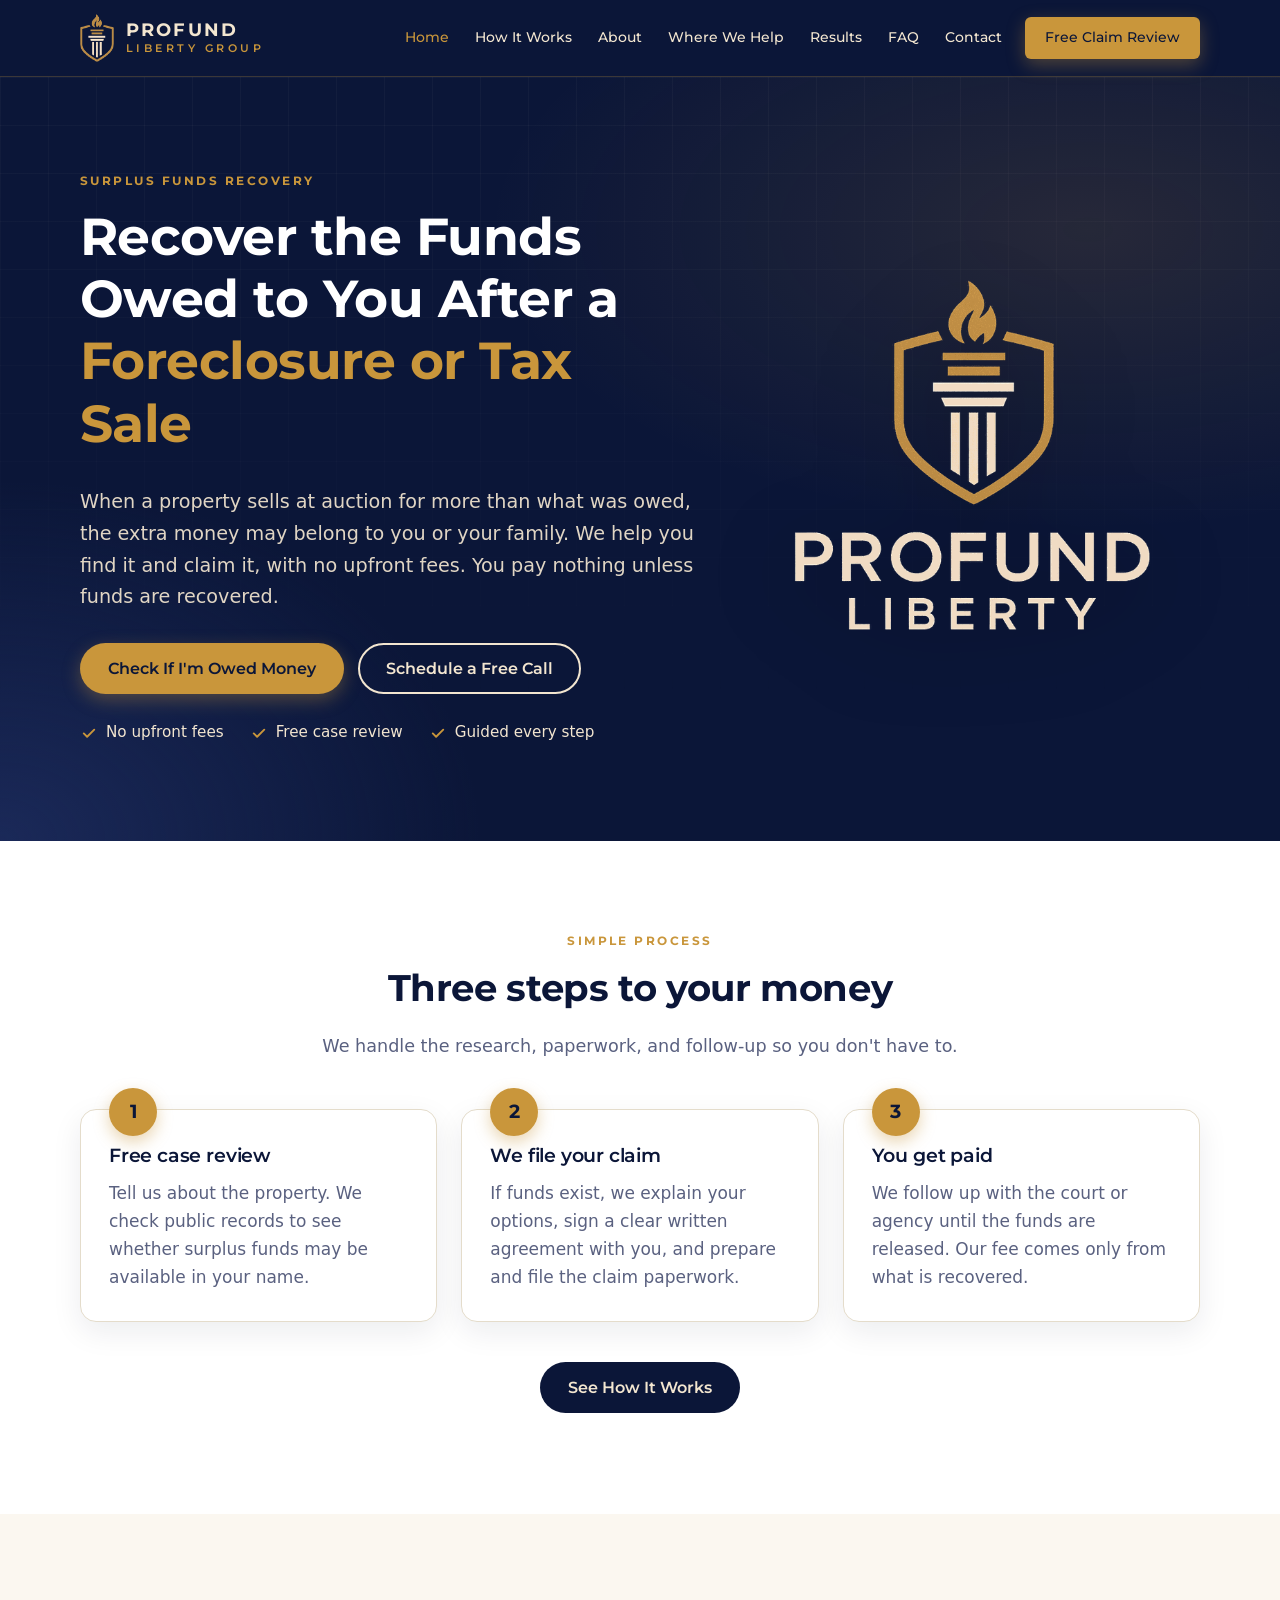
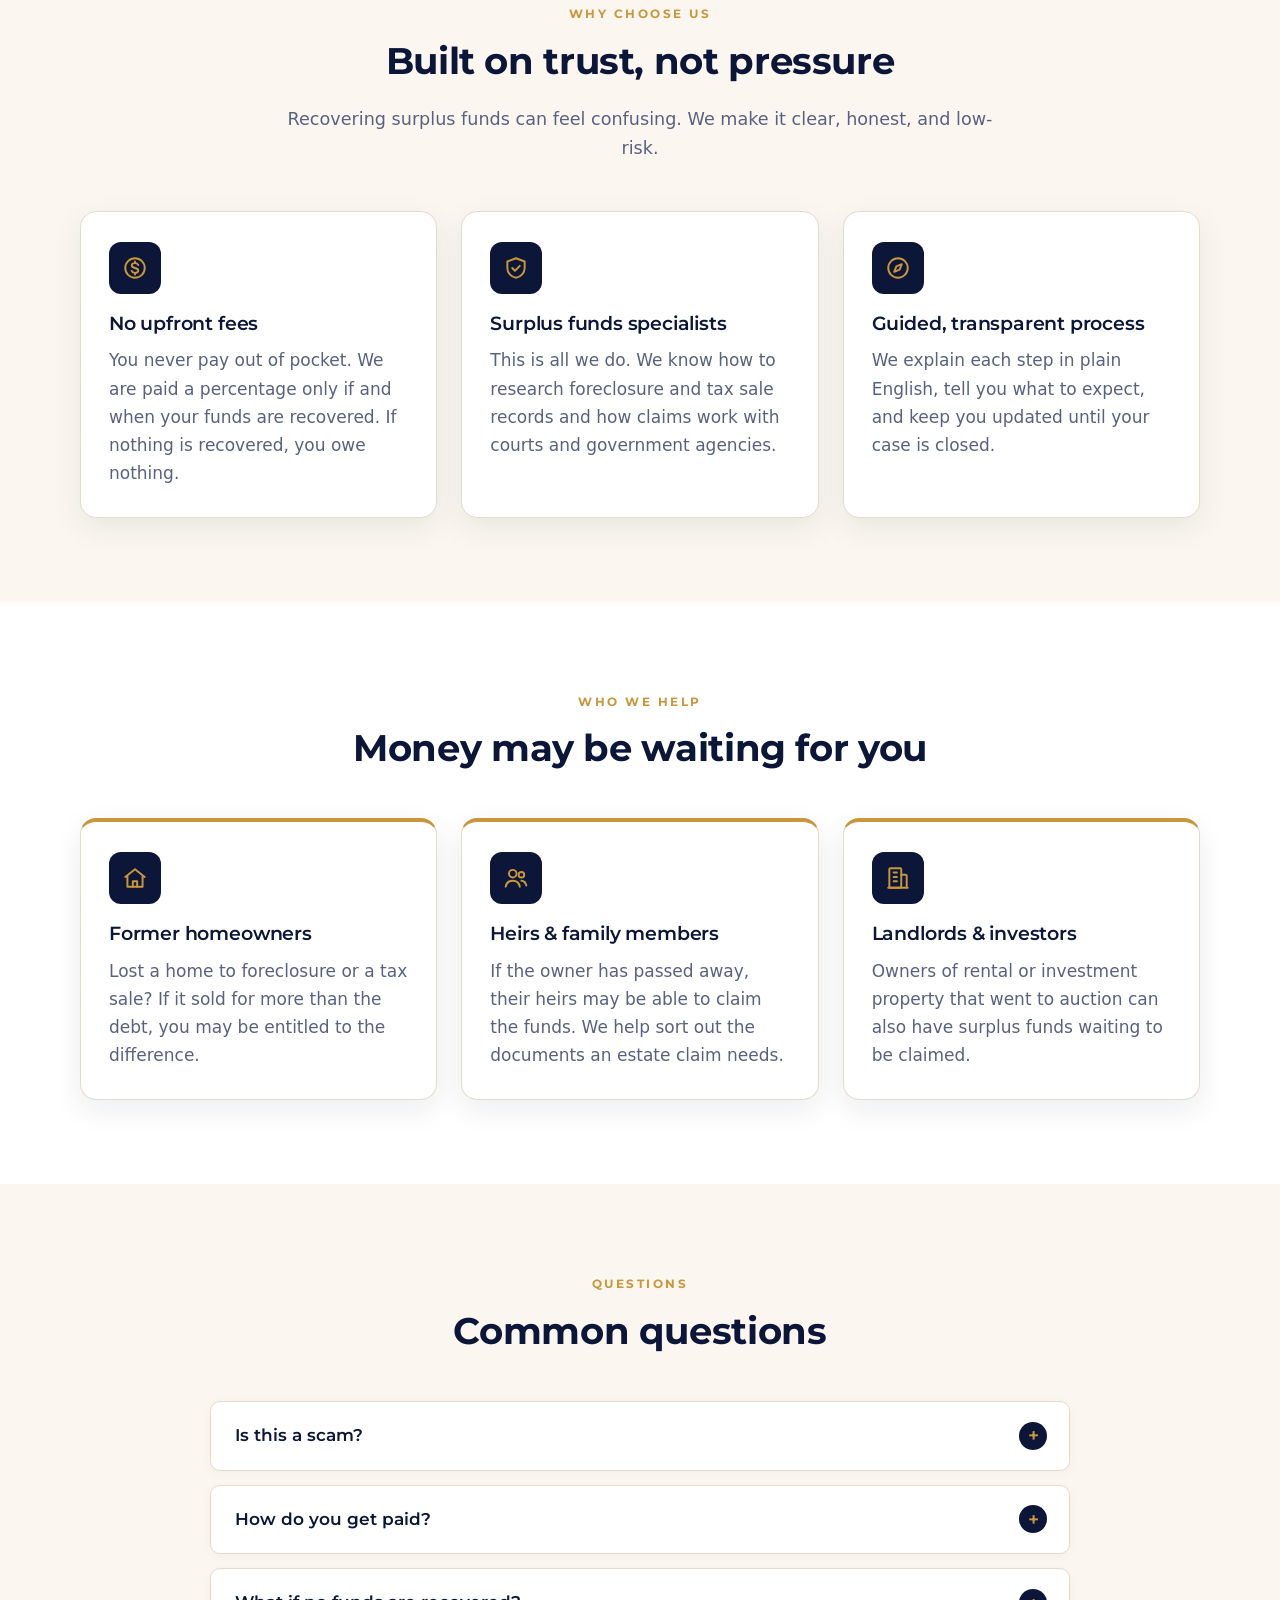
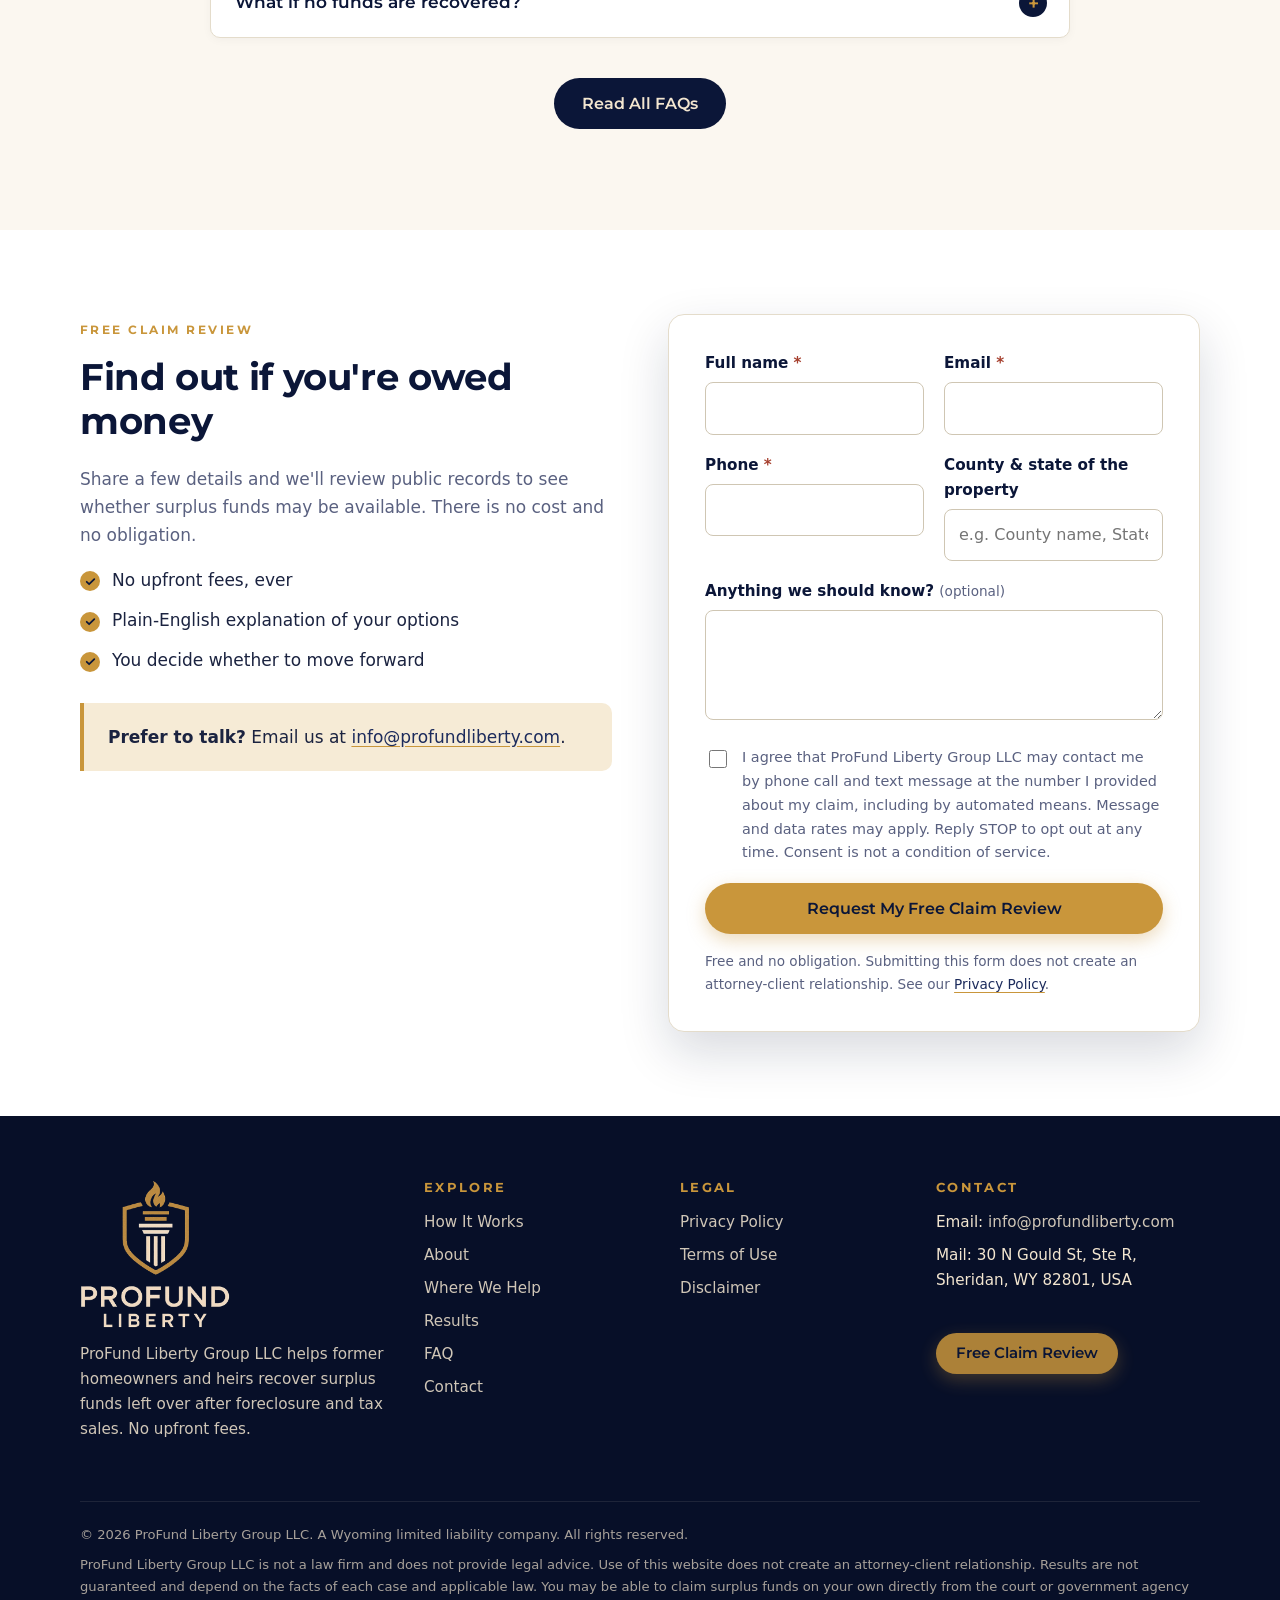
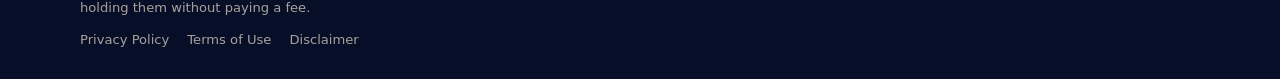
<file: index.html>
<!DOCTYPE html>
<html lang="en">
<head>
  <meta charset="utf-8">
  <meta name="viewport" content="width=device-width, initial-scale=1">
  <title>ProFund Liberty Group LLC | Surplus Funds Recovery</title>
  <meta name="description" content="ProFund Liberty Group LLC helps former homeowners and heirs recover surplus funds after foreclosure or tax sales. No upfront fees.">
  <meta name="theme-color" content="#0B1638">
  <meta property="og:type" content="website">
  <meta property="og:site_name" content="ProFund Liberty Group LLC">
  <meta property="og:title" content="ProFund Liberty Group LLC | Surplus Funds Recovery">
  <meta property="og:description" content="ProFund Liberty Group LLC helps former homeowners and heirs recover surplus funds after foreclosure or tax sales. No upfront fees.">
  <meta property="og:image" content="assets/og-image.jpg">
  <link rel="icon" type="image/png" href="assets/favicon.png">
  <link rel="apple-touch-icon" href="assets/logo-mark.png">
  <link rel="preconnect" href="https://fonts.googleapis.com">
  <link rel="preconnect" href="https://fonts.gstatic.com" crossorigin>
  <link rel="stylesheet" href="https://fonts.googleapis.com/css2?family=Montserrat:wght@500;600;700&display=swap">
  <link rel="stylesheet" href="css/styles.css">
</head>
<body>
  <a class="skip-link" href="#main">Skip to content</a>
  <header class="site-header">
    <div class="container header-inner">
      <a class="brand" href="index.html" aria-label="ProFund Liberty Group LLC home">
        <img src="assets/logo-mark.png" alt="" width="115" height="160">
        <span class="brand-text"><strong>PROFUND</strong><span>LIBERTY GROUP</span></span>
      </a>
      <button class="nav-toggle" type="button" aria-expanded="false" aria-controls="main-nav" aria-label="Open menu"><svg viewBox="0 0 24 24" fill="none" stroke="currentColor" stroke-width="2" stroke-linecap="round" aria-hidden="true"><path d="M4 7h16M4 12h16M4 17h16"/></svg></button>
      <nav class="main-nav" id="main-nav" aria-label="Main">
        <ul>
          <li><a href="index.html" aria-current="page">Home</a></li>
          <li><a href="how-it-works.html">How It Works</a></li>
          <li><a href="about.html">About</a></li>
          <li><a href="states-we-serve.html">Where We Help</a></li>
          <li><a href="results.html">Results</a></li>
          <li><a href="faq.html">FAQ</a></li>
          <li><a href="contact.html">Contact</a></li>
          <li class="nav-cta"><a class="btn btn-gold btn-sm" href="contact.html">Free Claim Review</a></li>
        </ul>
      </nav>
    </div>
  </header>

  <main id="main">
    <section class="hero">
      <div class="container hero-grid">
        <div>
          <span class="eyebrow">Surplus Funds Recovery</span>
          <h1>Recover the Funds Owed to You After a <em>Foreclosure or Tax Sale</em></h1>
          <p class="lead">When a property sells at auction for more than what was owed, the extra money may belong to you or your family. We help you find it and claim it, with no upfront fees. You pay nothing unless funds are recovered.</p>
          <div class="hero-actions">
            <a class="btn btn-gold" href="contact.html">Check If I'm Owed Money</a>
            <a class="btn btn-outline" href="contact.html#schedule">Schedule a Free Call</a>
          </div>
          <ul class="hero-points">
            <li><svg viewBox="0 0 24 24" fill="none" stroke="currentColor" stroke-width="2.5" stroke-linecap="round" stroke-linejoin="round" aria-hidden="true"><path d="M5 12.5l4.5 4.5L19 7.5"/></svg> No upfront fees</li>
            <li><svg viewBox="0 0 24 24" fill="none" stroke="currentColor" stroke-width="2.5" stroke-linecap="round" stroke-linejoin="round" aria-hidden="true"><path d="M5 12.5l4.5 4.5L19 7.5"/></svg> Free case review</li>
            <li><svg viewBox="0 0 24 24" fill="none" stroke="currentColor" stroke-width="2.5" stroke-linecap="round" stroke-linejoin="round" aria-hidden="true"><path d="M5 12.5l4.5 4.5L19 7.5"/></svg> Guided every step</li>
          </ul>
        </div>
        <img class="hero-logo" src="assets/logo-full.png" alt="ProFund Liberty logo" width="520" height="512">
      </div>
    </section>

    <section class="section">
      <div class="container">
        <div class="section-head">
          <span class="eyebrow">Simple Process</span>
          <h2>Three steps to your money</h2>
          <p>We handle the research, paperwork, and follow-up so you don't have to.</p>
        </div>
        <div class="grid grid-3 steps">
          <div class="card step"><div class="step-num">1</div>
            <h3>Free case review</h3>
            <p>Tell us about the property. We check public records to see whether surplus funds may be available in your name.</p>
          </div>
          <div class="card step"><div class="step-num">2</div>
            <h3>We file your claim</h3>
            <p>If funds exist, we explain your options, sign a clear written agreement with you, and prepare and file the claim paperwork.</p>
          </div>
          <div class="card step"><div class="step-num">3</div>
            <h3>You get paid</h3>
            <p>We follow up with the court or agency until the funds are released. Our fee comes only from what is recovered.</p>
          </div>
        </div>
        <p class="text-center mt-lg"><a class="btn btn-navy" href="how-it-works.html">See How It Works</a></p>
      </div>
    </section>

    <section class="section section-alt">
      <div class="container">
        <div class="section-head">
          <span class="eyebrow">Why Choose Us</span>
          <h2>Built on trust, not pressure</h2>
          <p>Recovering surplus funds can feel confusing. We make it clear, honest, and low-risk.</p>
        </div>
        <div class="grid grid-3">
          <div class="card"><div class="icon"><svg viewBox="0 0 24 24" fill="none" stroke="currentColor" stroke-width="1.8" stroke-linecap="round" stroke-linejoin="round" aria-hidden="true"><circle cx="12" cy="12" r="9"/><path d="M15 9.2c-.5-1-1.6-1.7-3-1.7-1.8 0-3 .9-3 2.2 0 3.1 6 1.6 6 4.6 0 1.3-1.3 2.2-3 2.2-1.5 0-2.6-.7-3.1-1.8M12 6v1.5M12 16.5V18"/></svg></div>
            <h3>No upfront fees</h3>
            <p>You never pay out of pocket. We are paid a percentage only if and when your funds are recovered. If nothing is recovered, you owe nothing.</p>
          </div>
          <div class="card"><div class="icon"><svg viewBox="0 0 24 24" fill="none" stroke="currentColor" stroke-width="1.8" stroke-linecap="round" stroke-linejoin="round" aria-hidden="true"><path d="M12 3l8 3v6c0 4.5-3.4 8.3-8 9-4.6-.7-8-4.5-8-9V6z"/><path d="M8.5 12l2.5 2.5 4.5-4.5"/></svg></div>
            <h3>Surplus funds specialists</h3>
            <p>This is all we do. We know how to research foreclosure and tax sale records and how claims work with courts and government agencies.</p>
          </div>
          <div class="card"><div class="icon"><svg viewBox="0 0 24 24" fill="none" stroke="currentColor" stroke-width="1.8" stroke-linecap="round" stroke-linejoin="round" aria-hidden="true"><circle cx="12" cy="12" r="9"/><path d="M15.5 8.5l-2 5-5 2 2-5z"/></svg></div>
            <h3>Guided, transparent process</h3>
            <p>We explain each step in plain English, tell you what to expect, and keep you updated until your case is closed.</p>
          </div>
        </div>
      </div>
    </section>

    <section class="section">
      <div class="container">
        <div class="section-head">
          <span class="eyebrow">Who We Help</span>
          <h2>Money may be waiting for you</h2>
        </div>
        <div class="grid grid-3">
          <div class="card audience-card"><div class="icon"><svg viewBox="0 0 24 24" fill="none" stroke="currentColor" stroke-width="1.8" stroke-linecap="round" stroke-linejoin="round" aria-hidden="true"><path d="M3 11l9-7 9 7M5 9.5V20h14V9.5"/><path d="M10 20v-5h4v5"/></svg></div>
            <h3>Former homeowners</h3>
            <p>Lost a home to foreclosure or a tax sale? If it sold for more than the debt, you may be entitled to the difference.</p>
          </div>
          <div class="card audience-card"><div class="icon"><svg viewBox="0 0 24 24" fill="none" stroke="currentColor" stroke-width="1.8" stroke-linecap="round" stroke-linejoin="round" aria-hidden="true"><circle cx="9" cy="8" r="3.5"/><path d="M2.5 20c.6-3.6 3.3-5.5 6.5-5.5s5.9 1.9 6.5 5.5"/><circle cx="17" cy="9" r="2.6"/><path d="M17 14.5c2.4.2 4 1.8 4.5 4.5"/></svg></div>
            <h3>Heirs &amp; family members</h3>
            <p>If the owner has passed away, their heirs may be able to claim the funds. We help sort out the documents an estate claim needs.</p>
          </div>
          <div class="card audience-card"><div class="icon"><svg viewBox="0 0 24 24" fill="none" stroke="currentColor" stroke-width="1.8" stroke-linecap="round" stroke-linejoin="round" aria-hidden="true"><rect x="4" y="3" width="11" height="18" rx="1"/><path d="M15 9h4a1 1 0 0 1 1 1v11M8 7h3M8 11h3M8 15h3M3 21h18"/></svg></div>
            <h3>Landlords &amp; investors</h3>
            <p>Owners of rental or investment property that went to auction can also have surplus funds waiting to be claimed.</p>
          </div>
        </div>
      </div>
    </section>

    <section class="section section-alt">
      <div class="container">
        <div class="section-head">
          <span class="eyebrow">Questions</span>
          <h2>Common questions</h2>
        </div>
        <div class="faq">
          <details>
            <summary>Is this a scam?</summary>
            <div class="answer"><p>It's smart to ask. Surplus funds are real money that courts and government agencies hold when a foreclosure or tax sale brings in more than what was owed. ProFund Liberty Group LLC is a registered Wyoming limited liability company. We will never ask you to pay anything upfront, and we will never pressure you to sign.</p><p>Before you sign anything, you can verify the funds yourself by contacting the county or court handling the case. We encourage that, and we'll tell you where to look.</p></div>
          </details>
          <details>
            <summary>How do you get paid?</summary>
            <div class="answer"><p>We work on a contingency fee. That means we are paid a percentage of the funds actually recovered, and only after they are released. There are no upfront fees, no hourly charges, and no out-of-pocket costs to you. The exact percentage is written in your agreement, and some states limit how much a recovery company may charge.</p></div>
          </details>
          <details>
            <summary>What if no funds are recovered?</summary>
            <div class="answer"><p>Then you owe us nothing. Because we only get paid from funds that are actually recovered, you take on no financial risk by working with us.</p></div>
          </details>
        </div>
        <p class="text-center mt-lg"><a class="btn btn-navy" href="faq.html">Read All FAQs</a></p>
      </div>
    </section>

    <section class="section" id="contact">
      <div class="container split split-top">
        <div>
          <span class="eyebrow">Free Claim Review</span>
          <h2>Find out if you're owed money</h2>
          <p class="muted">Share a few details and we'll review public records to see whether surplus funds may be available. There is no cost and no obligation.</p>
          <ul class="check-list">
            <li>No upfront fees, ever</li>
            <li>Plain-English explanation of your options</li>
            <li>You decide whether to move forward</li>
          </ul>
          <div class="callout">
            <p><strong>Prefer to talk?</strong> Email us at <a href="mailto:info@profundliberty.com">info@profundliberty.com</a>.</p>
          </div>
        </div>
          <form class="form-wrap js-web3form" action="https://api.web3forms.com/submit" method="POST">
            <!-- Web3Forms access key (public by design; submissions are emailed to the account owner) -->
            <input type="hidden" name="access_key" value="5d9bee11-e5d7-4cd1-8b44-72e0491f5748">
            <input type="hidden" name="subject" value="New Free Claim Review request (Home page)">
            <input type="hidden" name="from_name" value="ProFund Liberty Website">
            <input type="checkbox" name="botcheck" class="hp" tabindex="-1" autocomplete="off" aria-hidden="true">
            <div class="form-grid">
              <div class="field">
                <label for="h-name">Full name <span class="req">*</span></label>
                <input id="h-name" name="name" type="text" autocomplete="name" required>
              </div>
              <div class="field">
                <label for="h-email">Email <span class="req">*</span></label>
                <input id="h-email" name="email" type="email" autocomplete="email" required>
              </div>
              <div class="field">
                <label for="h-phone">Phone <span class="req">*</span></label>
                <input id="h-phone" name="phone" type="tel" autocomplete="tel" required>
              </div>
              <div class="field">
                <label for="h-county">County &amp; state of the property</label>
                <input id="h-county" name="county_state" type="text" placeholder="e.g. County name, State">
              </div>
              <div class="field full">
                <label for="h-msg">Anything we should know? <span class="hint">(optional)</span></label>
                <textarea id="h-msg" name="message" rows="3"></textarea>
              </div>
              <div class="full">
                <label class="consent">
                  <input type="checkbox" name="consent_calls_texts" value="Yes">
                  <span>I agree that ProFund Liberty Group LLC may contact me by phone call and text message at the number I provided about my claim, including by automated means. Message and data rates may apply. Reply STOP to opt out at any time. Consent is not a condition of service.</span>
                </label>
              </div>
              <div class="full">
                <button class="btn btn-gold btn-block" type="submit">Request My Free Claim Review</button>
                <p class="form-note">Free and no obligation. Submitting this form does not create an attorney-client relationship. See our <a href="privacy.html">Privacy Policy</a>.</p>
                <div class="form-status" role="status" aria-live="polite"></div>
              </div>
            </div>
          </form>
      </div>
    </section>
  </main>

  <footer class="site-footer">
    <div class="container">
      <div class="footer-grid">
        <div>
          <img class="footer-logo" src="assets/logo-full.png" alt="ProFund Liberty logo" width="520" height="512" loading="lazy">
          <p>ProFund Liberty Group LLC helps former homeowners and heirs recover surplus funds left over after foreclosure and tax sales. No upfront fees.</p>
        </div>
        <div>
          <h4>Explore</h4>
          <ul>
            <li><a href="how-it-works.html">How It Works</a></li>
            <li><a href="about.html">About</a></li>
            <li><a href="states-we-serve.html">Where We Help</a></li>
            <li><a href="results.html">Results</a></li>
            <li><a href="faq.html">FAQ</a></li>
            <li><a href="contact.html">Contact</a></li>
          </ul>
        </div>
        <div>
          <h4>Legal</h4>
          <ul>
            <li><a href="privacy.html">Privacy Policy</a></li>
            <li><a href="terms.html">Terms of Use</a></li>
            <li><a href="disclaimer.html">Disclaimer</a></li>
          </ul>
        </div>
        <div>
          <h4>Contact</h4>
          <ul>
            <li>Email: <a href="mailto:info@profundliberty.com">info@profundliberty.com</a></li>
            <li>Mail: 30 N Gould St, Ste R, Sheridan, WY 82801, USA</li>
          </ul>
          <p class="mt-lg"><a class="btn btn-gold btn-sm" href="contact.html" style="opacity:1;color:var(--navy)">Free Claim Review</a></p>
        </div>
      </div>
      <div class="footer-bottom">
        <p>&copy; <span id="year">2026</span> ProFund Liberty Group LLC. A Wyoming limited liability company. All rights reserved.</p>
        <p>ProFund Liberty Group LLC is not a law firm and does not provide legal advice. Use of this website does not create an attorney-client relationship. Results are not guaranteed and depend on the facts of each case and applicable law. You may be able to claim surplus funds on your own directly from the court or government agency holding them without paying a fee.</p>
        <div class="legal-links"><a href="privacy.html">Privacy Policy</a> <a href="terms.html">Terms of Use</a> <a href="disclaimer.html">Disclaimer</a></div>
      </div>
    </div>
  </footer>
  <script src="js/main.js" defer></script>
</body>
</html>
</file>
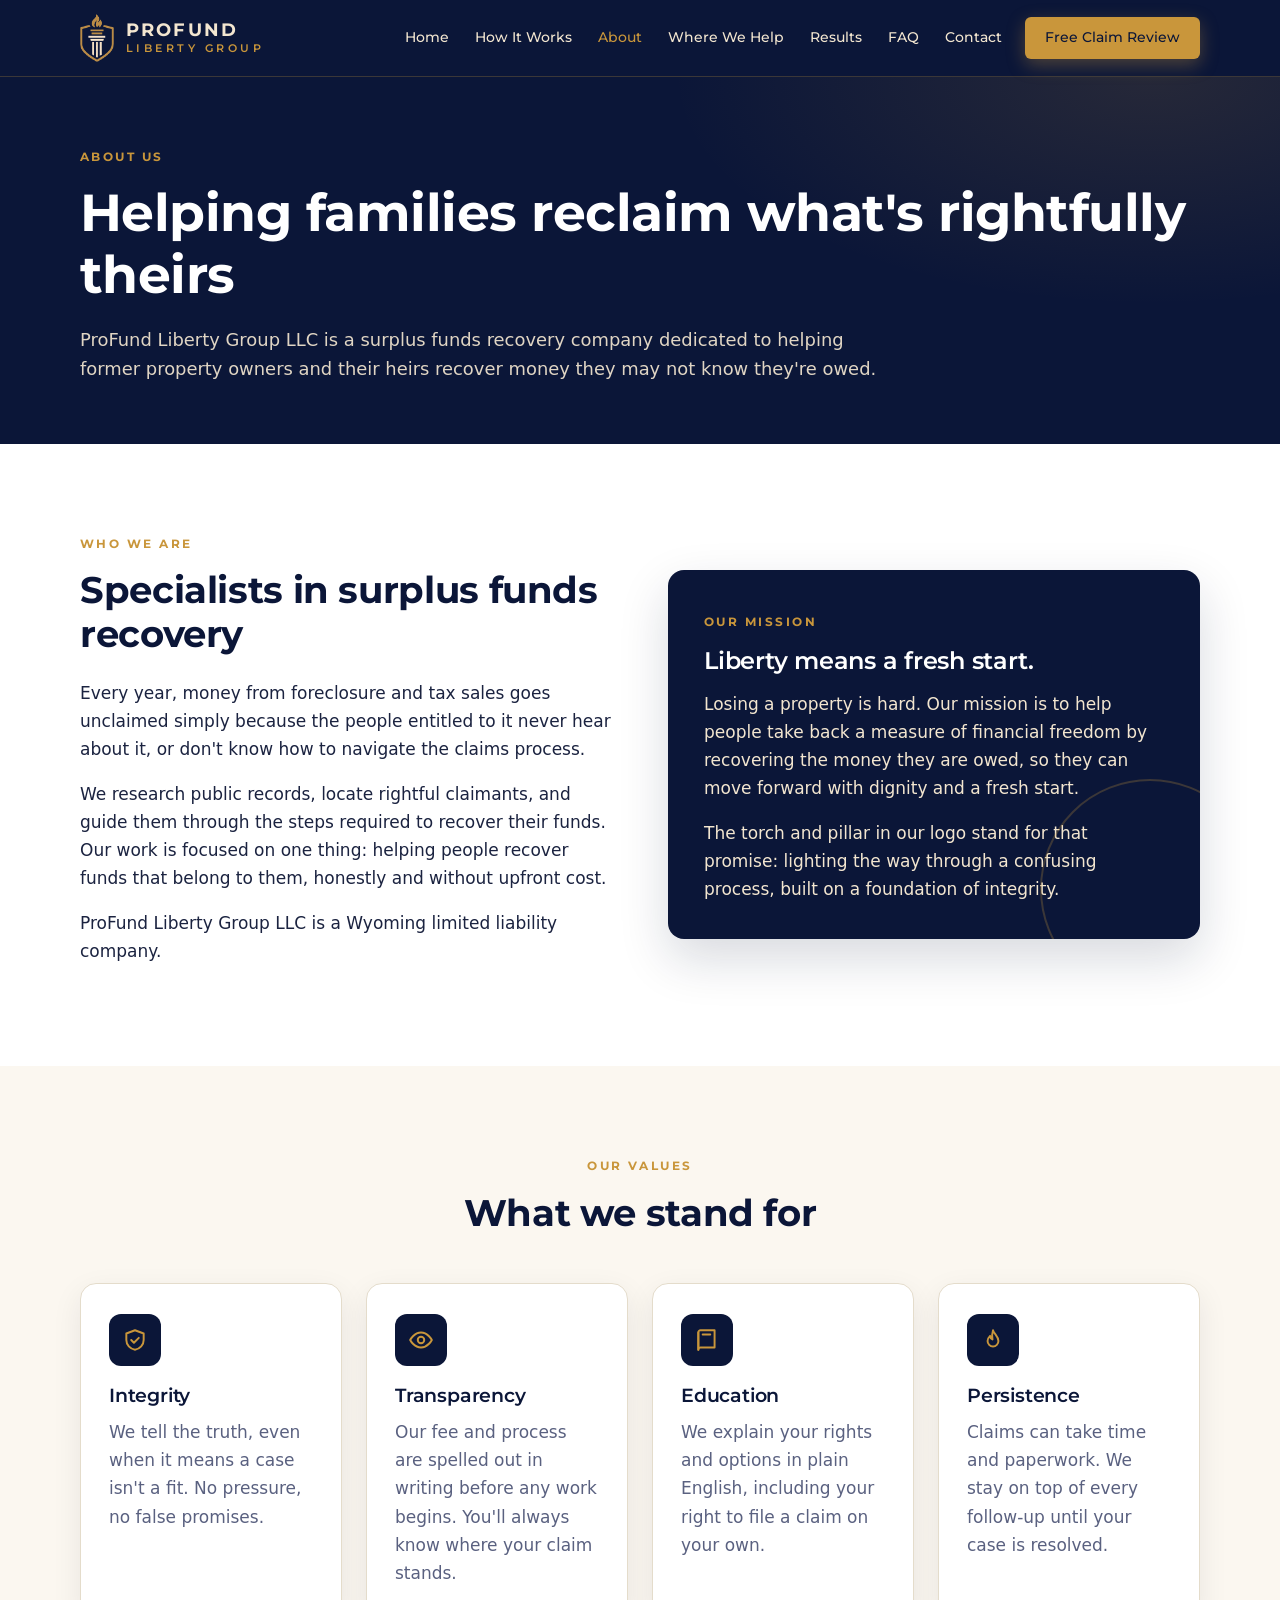
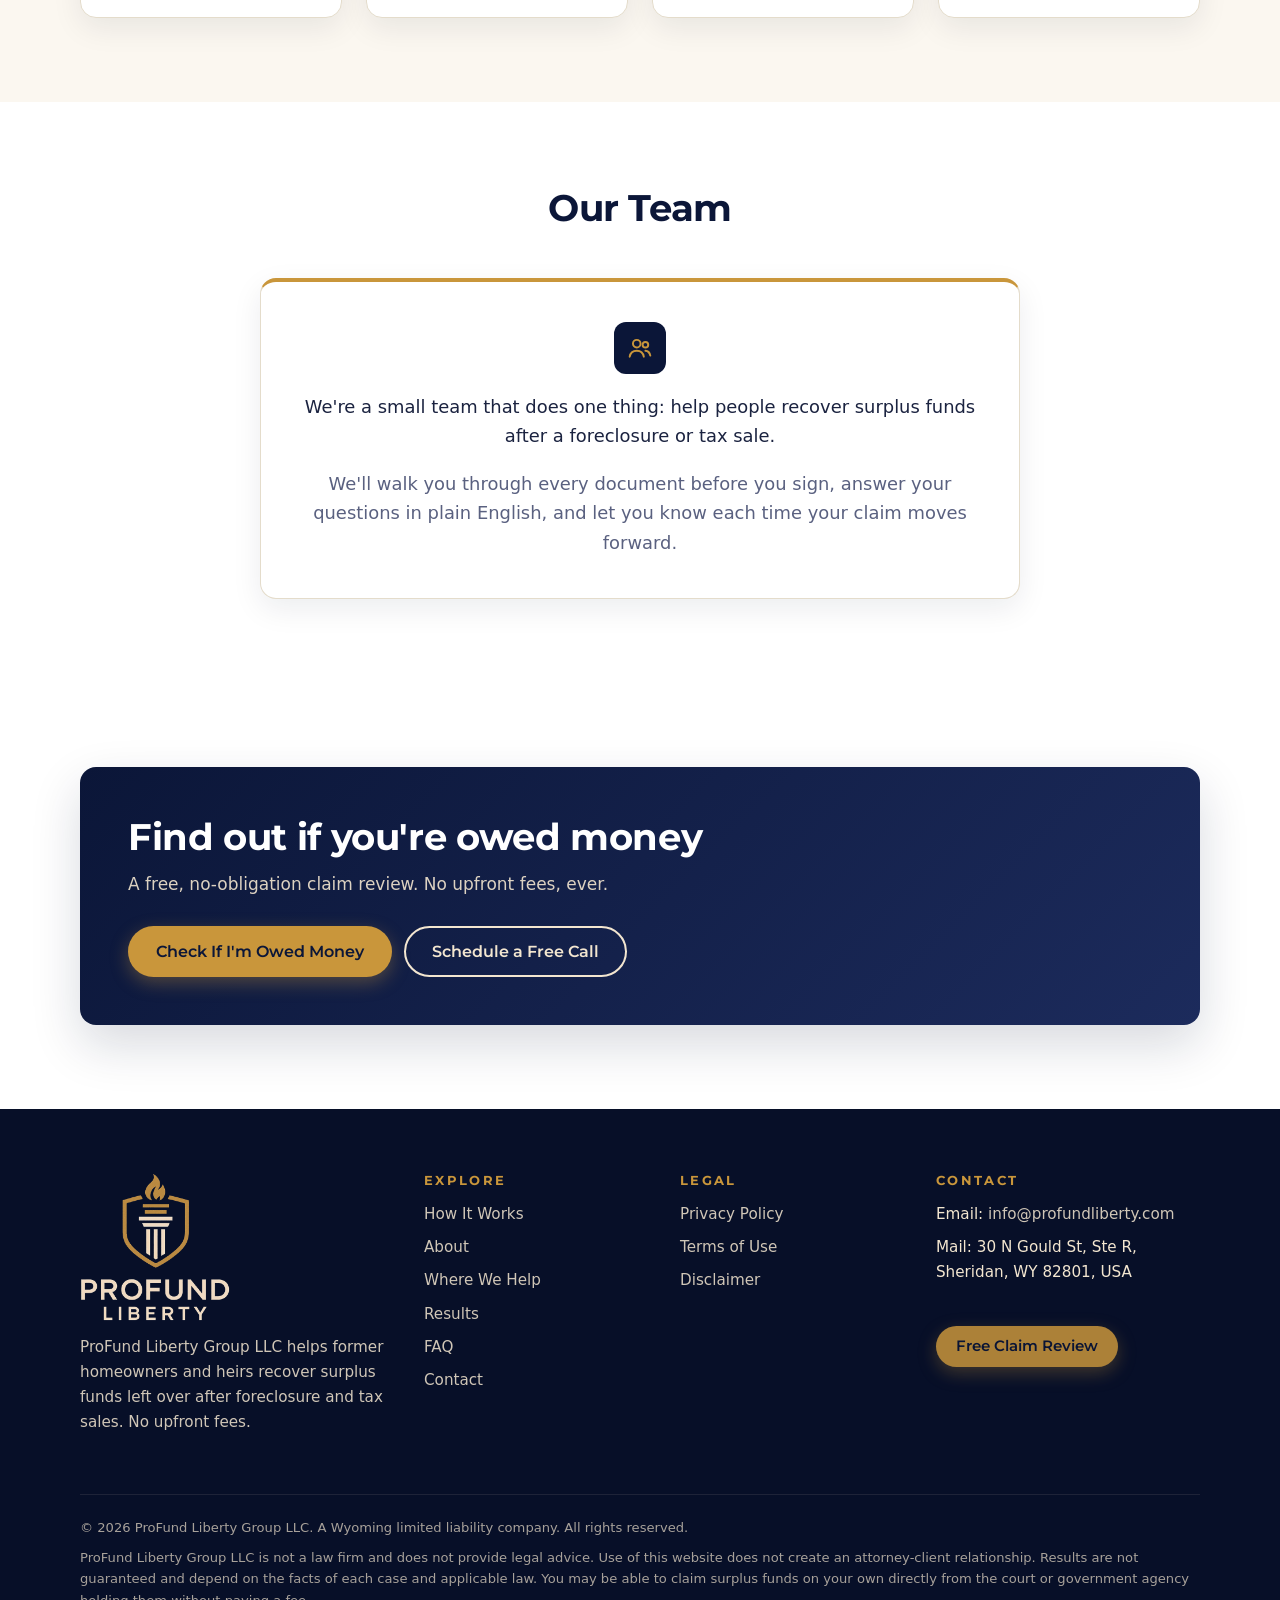
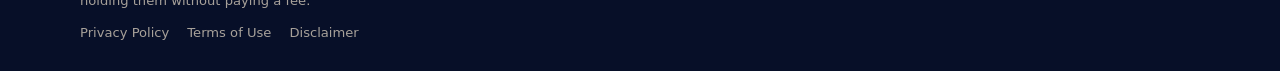
<file: about.html>
<!DOCTYPE html>
<html lang="en">
<head>
  <meta charset="utf-8">
  <meta name="viewport" content="width=device-width, initial-scale=1">
  <title>About | ProFund Liberty Group LLC</title>
  <meta name="description" content="Learn about ProFund Liberty Group LLC, our mission, and our values of integrity, transparency, education, and persistence.">
  <meta name="theme-color" content="#0B1638">
  <meta property="og:type" content="website">
  <meta property="og:site_name" content="ProFund Liberty Group LLC">
  <meta property="og:title" content="About | ProFund Liberty Group LLC">
  <meta property="og:description" content="Learn about ProFund Liberty Group LLC, our mission, and our values of integrity, transparency, education, and persistence.">
  <meta property="og:image" content="assets/og-image.jpg">
  <link rel="icon" type="image/png" href="assets/favicon.png">
  <link rel="apple-touch-icon" href="assets/logo-mark.png">
  <link rel="preconnect" href="https://fonts.googleapis.com">
  <link rel="preconnect" href="https://fonts.gstatic.com" crossorigin>
  <link rel="stylesheet" href="https://fonts.googleapis.com/css2?family=Montserrat:wght@500;600;700&display=swap">
  <link rel="stylesheet" href="css/styles.css">
</head>
<body>
  <a class="skip-link" href="#main">Skip to content</a>
  <header class="site-header">
    <div class="container header-inner">
      <a class="brand" href="index.html" aria-label="ProFund Liberty Group LLC home">
        <img src="assets/logo-mark.png" alt="" width="115" height="160">
        <span class="brand-text"><strong>PROFUND</strong><span>LIBERTY GROUP</span></span>
      </a>
      <button class="nav-toggle" type="button" aria-expanded="false" aria-controls="main-nav" aria-label="Open menu"><svg viewBox="0 0 24 24" fill="none" stroke="currentColor" stroke-width="2" stroke-linecap="round" aria-hidden="true"><path d="M4 7h16M4 12h16M4 17h16"/></svg></button>
      <nav class="main-nav" id="main-nav" aria-label="Main">
        <ul>
          <li><a href="index.html">Home</a></li>
          <li><a href="how-it-works.html">How It Works</a></li>
          <li><a href="about.html" aria-current="page">About</a></li>
          <li><a href="states-we-serve.html">Where We Help</a></li>
          <li><a href="results.html">Results</a></li>
          <li><a href="faq.html">FAQ</a></li>
          <li><a href="contact.html">Contact</a></li>
          <li class="nav-cta"><a class="btn btn-gold btn-sm" href="contact.html">Free Claim Review</a></li>
        </ul>
      </nav>
    </div>
  </header>

  <main id="main">
    <section class="page-hero">
      <div class="container">
        <span class="eyebrow">About Us</span>
        <h1>Helping families reclaim what's rightfully theirs</h1>
        <p>ProFund Liberty Group LLC is a surplus funds recovery company dedicated to helping former property owners and their heirs recover money they may not know they're owed.</p>
      </div>
    </section>

    <section class="section">
      <div class="container split">
        <div>
          <span class="eyebrow">Who We Are</span>
          <h2>Specialists in surplus funds recovery</h2>
          <p>Every year, money from foreclosure and tax sales goes unclaimed simply because the people entitled to it never hear about it, or don't know how to navigate the claims process.</p>
          <p>We research public records, locate rightful claimants, and guide them through the steps required to recover their funds. Our work is focused on one thing: helping people recover funds that belong to them, honestly and without upfront cost.</p>
          <p>ProFund Liberty Group LLC is a Wyoming limited liability company.</p>
        </div>
        <div class="stat-panel">
          <span class="eyebrow">Our Mission</span>
          <h3 style="font-size:1.5rem">Liberty means a fresh start.</h3>
          <p>Losing a property is hard. Our mission is to help people take back a measure of financial freedom by recovering the money they are owed, so they can move forward with dignity and a fresh start.</p>
          <p style="margin:0">The torch and pillar in our logo stand for that promise: lighting the way through a confusing process, built on a foundation of integrity.</p>
        </div>
      </div>
    </section>

    <section class="section section-alt">
      <div class="container">
        <div class="section-head">
          <span class="eyebrow">Our Values</span>
          <h2>What we stand for</h2>
        </div>
        <div class="grid grid-4">
          <div class="card"><div class="icon"><svg viewBox="0 0 24 24" fill="none" stroke="currentColor" stroke-width="1.8" stroke-linecap="round" stroke-linejoin="round" aria-hidden="true"><path d="M12 3l8 3v6c0 4.5-3.4 8.3-8 9-4.6-.7-8-4.5-8-9V6z"/><path d="M8.5 12l2.5 2.5 4.5-4.5"/></svg></div><h3>Integrity</h3><p>We tell the truth, even when it means a case isn't a fit. No pressure, no false promises.</p></div>
          <div class="card"><div class="icon"><svg viewBox="0 0 24 24" fill="none" stroke="currentColor" stroke-width="1.8" stroke-linecap="round" stroke-linejoin="round" aria-hidden="true"><path d="M2 12s3.6-7 10-7 10 7 10 7-3.6 7-10 7S2 12 2 12z"/><circle cx="12" cy="12" r="3"/></svg></div><h3>Transparency</h3><p>Our fee and process are spelled out in writing before any work begins. You'll always know where your claim stands.</p></div>
          <div class="card"><div class="icon"><svg viewBox="0 0 24 24" fill="none" stroke="currentColor" stroke-width="1.8" stroke-linecap="round" stroke-linejoin="round" aria-hidden="true"><path d="M4 5a2 2 0 0 1 2-2h13v16H6a2 2 0 0 0-2 2z"/><path d="M4 21V5M8 7h7"/></svg></div><h3>Education</h3><p>We explain your rights and options in plain English, including your right to file a claim on your own.</p></div>
          <div class="card"><div class="icon"><svg viewBox="0 0 24 24" fill="none" stroke="currentColor" stroke-width="1.8" stroke-linecap="round" stroke-linejoin="round" aria-hidden="true"><path d="M12 3c1 3.5 5 5.5 5 10a5 5 0 0 1-10 0c0-2.3 1.2-3.7 2.3-4.8.2 1.7 1 2.8 2.2 3.3C11 8.8 11.2 5.6 12 3z"/></svg></div><h3>Persistence</h3><p>Claims can take time and paperwork. We stay on top of every follow-up until your case is resolved.</p></div>
        </div>
      </div>
    </section>

    <section class="section">
      <div class="container">
        <div class="section-head">
          <h2>Our Team</h2>
        </div>
        <div class="card center-panel">
          <div class="icon"><svg viewBox="0 0 24 24" fill="none" stroke="currentColor" stroke-width="1.8" stroke-linecap="round" stroke-linejoin="round" aria-hidden="true"><circle cx="9" cy="8" r="3.5"/><path d="M2.5 20c.6-3.6 3.3-5.5 6.5-5.5s5.9 1.9 6.5 5.5"/><circle cx="17" cy="9" r="2.6"/><path d="M17 14.5c2.4.2 4 1.8 4.5 4.5"/></svg></div>
          <p>We're a small team that does one thing: help people recover surplus funds after a foreclosure or tax sale.</p>
          <p class="soft">We'll walk you through every document before you sign, answer your questions in plain English, and let you know each time your claim moves forward.</p>
        </div>
      </div>
    </section>

    <section class="section">
      <div class="container">
        <div class="cta-band">
          <div>
            <h2>Find out if you're owed money</h2>
            <p>A free, no-obligation claim review. No upfront fees, ever.</p>
          </div>
          <div class="actions">
            <a class="btn btn-gold" href="contact.html">Check If I'm Owed Money</a>
            <a class="btn btn-outline" href="contact.html#schedule">Schedule a Free Call</a>
          </div>
        </div>
      </div>
    </section>
  </main>

  <footer class="site-footer">
    <div class="container">
      <div class="footer-grid">
        <div>
          <img class="footer-logo" src="assets/logo-full.png" alt="ProFund Liberty logo" width="520" height="512" loading="lazy">
          <p>ProFund Liberty Group LLC helps former homeowners and heirs recover surplus funds left over after foreclosure and tax sales. No upfront fees.</p>
        </div>
        <div>
          <h4>Explore</h4>
          <ul>
            <li><a href="how-it-works.html">How It Works</a></li>
            <li><a href="about.html">About</a></li>
            <li><a href="states-we-serve.html">Where We Help</a></li>
            <li><a href="results.html">Results</a></li>
            <li><a href="faq.html">FAQ</a></li>
            <li><a href="contact.html">Contact</a></li>
          </ul>
        </div>
        <div>
          <h4>Legal</h4>
          <ul>
            <li><a href="privacy.html">Privacy Policy</a></li>
            <li><a href="terms.html">Terms of Use</a></li>
            <li><a href="disclaimer.html">Disclaimer</a></li>
          </ul>
        </div>
        <div>
          <h4>Contact</h4>
          <ul>
            <li>Email: <a href="mailto:info@profundliberty.com">info@profundliberty.com</a></li>
            <li>Mail: 30 N Gould St, Ste R, Sheridan, WY 82801, USA</li>
          </ul>
          <p class="mt-lg"><a class="btn btn-gold btn-sm" href="contact.html" style="opacity:1;color:var(--navy)">Free Claim Review</a></p>
        </div>
      </div>
      <div class="footer-bottom">
        <p>&copy; <span id="year">2026</span> ProFund Liberty Group LLC. A Wyoming limited liability company. All rights reserved.</p>
        <p>ProFund Liberty Group LLC is not a law firm and does not provide legal advice. Use of this website does not create an attorney-client relationship. Results are not guaranteed and depend on the facts of each case and applicable law. You may be able to claim surplus funds on your own directly from the court or government agency holding them without paying a fee.</p>
        <div class="legal-links"><a href="privacy.html">Privacy Policy</a> <a href="terms.html">Terms of Use</a> <a href="disclaimer.html">Disclaimer</a></div>
      </div>
    </div>
  </footer>
  <script src="js/main.js" defer></script>
</body>
</html>
</file>
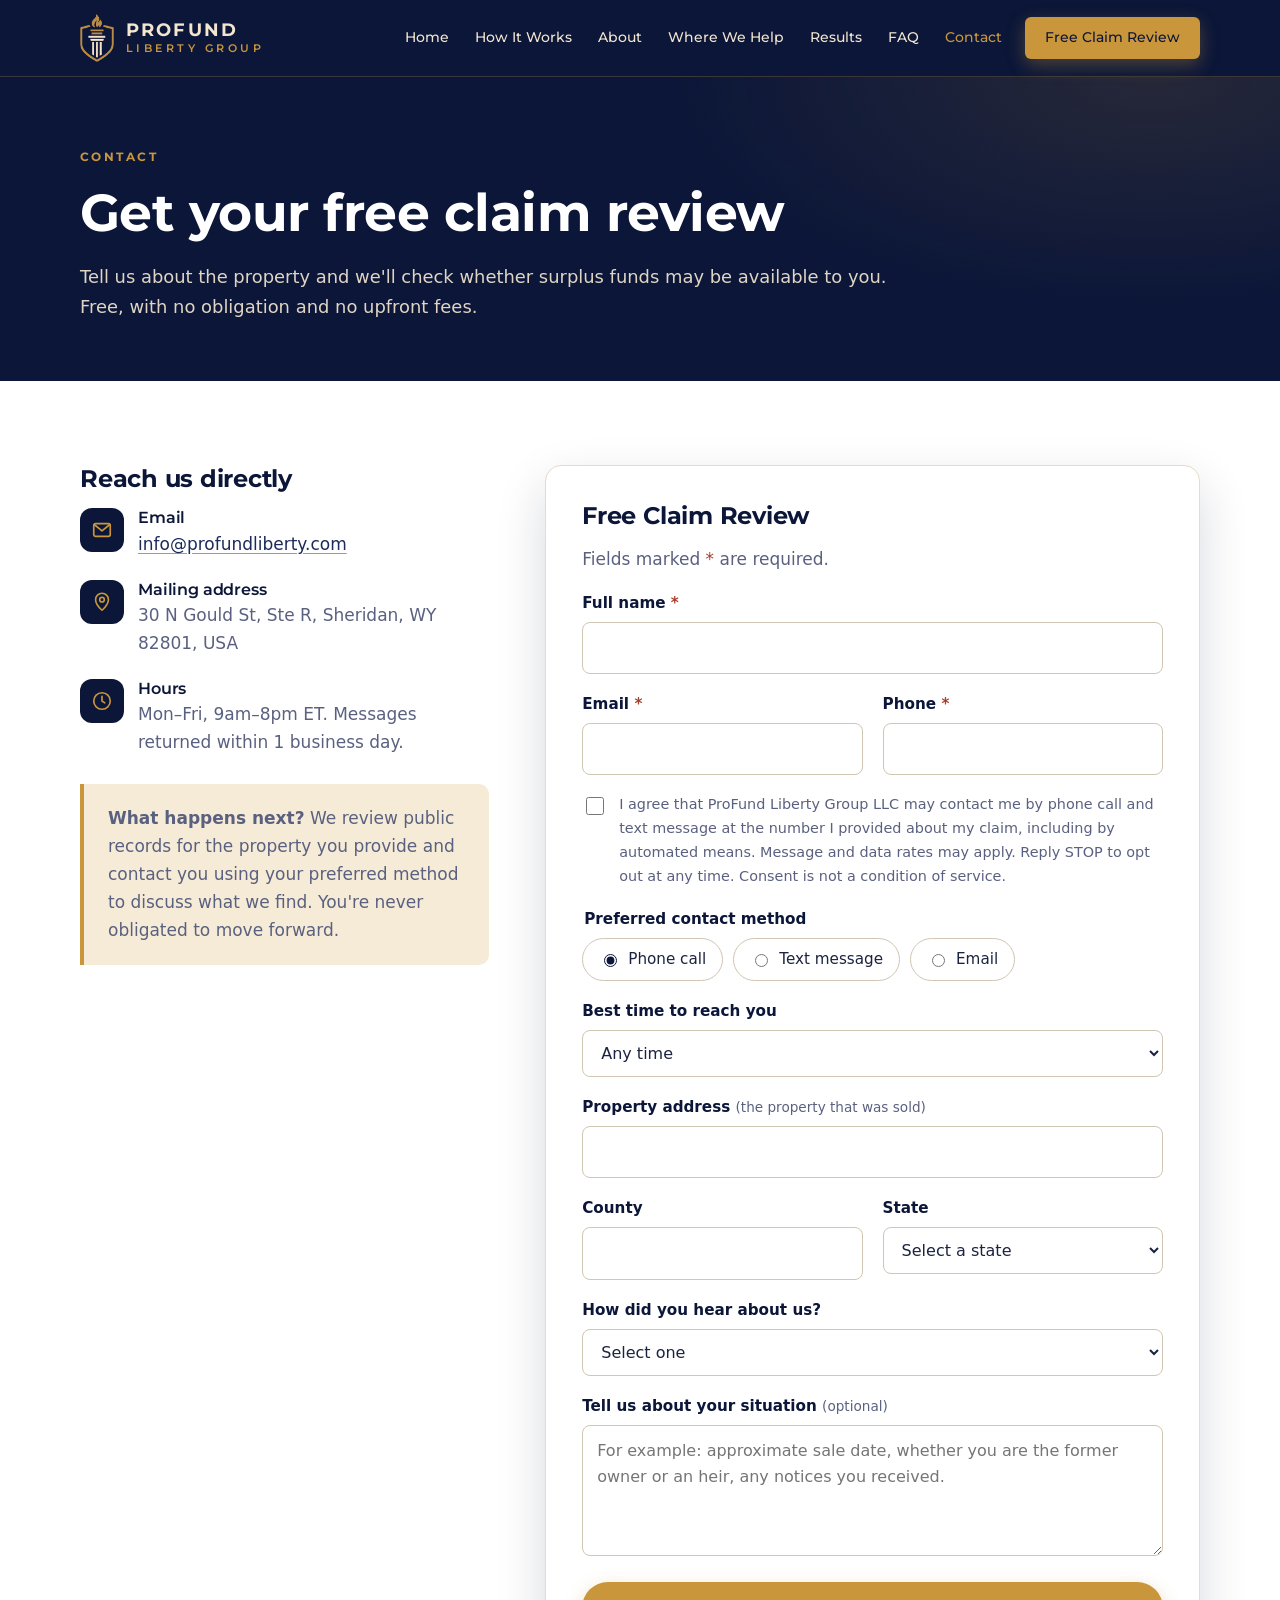
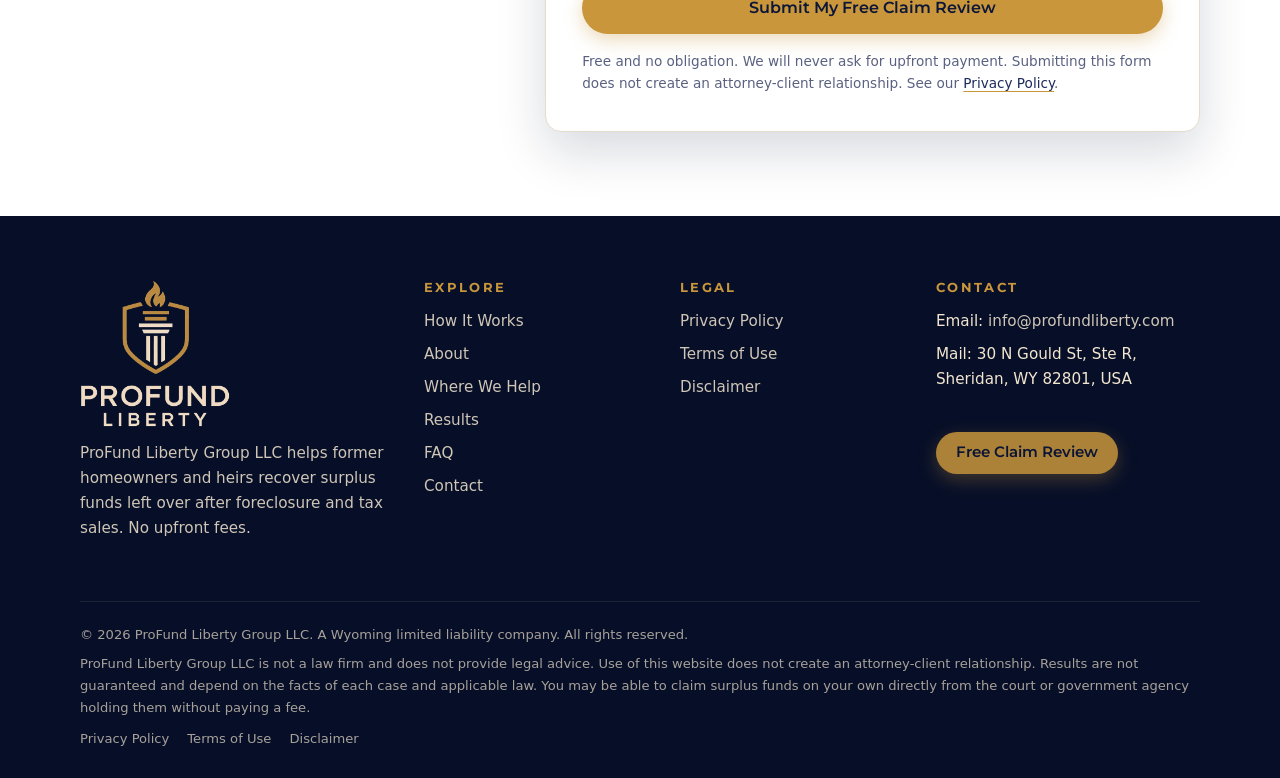
<file: contact.html>
<!DOCTYPE html>
<html lang="en">
<head>
  <meta charset="utf-8">
  <meta name="viewport" content="width=device-width, initial-scale=1">
  <title>Contact & Free Claim Review | ProFund Liberty Group LLC</title>
  <meta name="description" content="Request a free, no-obligation surplus funds claim review from ProFund Liberty Group LLC. No upfront fees.">
  <meta name="theme-color" content="#0B1638">
  <meta property="og:type" content="website">
  <meta property="og:site_name" content="ProFund Liberty Group LLC">
  <meta property="og:title" content="Contact & Free Claim Review | ProFund Liberty Group LLC">
  <meta property="og:description" content="Request a free, no-obligation surplus funds claim review from ProFund Liberty Group LLC. No upfront fees.">
  <meta property="og:image" content="assets/og-image.jpg">
  <link rel="icon" type="image/png" href="assets/favicon.png">
  <link rel="apple-touch-icon" href="assets/logo-mark.png">
  <link rel="preconnect" href="https://fonts.googleapis.com">
  <link rel="preconnect" href="https://fonts.gstatic.com" crossorigin>
  <link rel="stylesheet" href="https://fonts.googleapis.com/css2?family=Montserrat:wght@500;600;700&display=swap">
  <link rel="stylesheet" href="css/styles.css">
</head>
<body>
  <a class="skip-link" href="#main">Skip to content</a>
  <header class="site-header">
    <div class="container header-inner">
      <a class="brand" href="index.html" aria-label="ProFund Liberty Group LLC home">
        <img src="assets/logo-mark.png" alt="" width="115" height="160">
        <span class="brand-text"><strong>PROFUND</strong><span>LIBERTY GROUP</span></span>
      </a>
      <button class="nav-toggle" type="button" aria-expanded="false" aria-controls="main-nav" aria-label="Open menu"><svg viewBox="0 0 24 24" fill="none" stroke="currentColor" stroke-width="2" stroke-linecap="round" aria-hidden="true"><path d="M4 7h16M4 12h16M4 17h16"/></svg></button>
      <nav class="main-nav" id="main-nav" aria-label="Main">
        <ul>
          <li><a href="index.html">Home</a></li>
          <li><a href="how-it-works.html">How It Works</a></li>
          <li><a href="about.html">About</a></li>
          <li><a href="states-we-serve.html">Where We Help</a></li>
          <li><a href="results.html">Results</a></li>
          <li><a href="faq.html">FAQ</a></li>
          <li><a href="contact.html" aria-current="page">Contact</a></li>
          <li class="nav-cta"><a class="btn btn-gold btn-sm" href="contact.html">Free Claim Review</a></li>
        </ul>
      </nav>
    </div>
  </header>

  <main id="main">
    <section class="page-hero">
      <div class="container">
        <span class="eyebrow">Contact</span>
        <h1>Get your free claim review</h1>
        <p>Tell us about the property and we'll check whether surplus funds may be available to you. Free, with no obligation and no upfront fees.</p>
      </div>
    </section>

    <section class="section">
      <div class="container split split-top split-contact">
        <aside class="contact-aside">
          <h2 style="font-size:1.5rem">Reach us directly</h2>
          <div class="item"><div class="icon"><svg viewBox="0 0 24 24" fill="none" stroke="currentColor" stroke-width="1.8" stroke-linecap="round" stroke-linejoin="round" aria-hidden="true"><rect x="3" y="5" width="18" height="14" rx="2"/><path d="M3.5 6l8.5 7 8.5-7"/></svg></div><div><h3>Email</h3><p><a href="mailto:info@profundliberty.com">info@profundliberty.com</a></p></div></div>
          <div class="item"><div class="icon"><svg viewBox="0 0 24 24" fill="none" stroke="currentColor" stroke-width="1.8" stroke-linecap="round" stroke-linejoin="round" aria-hidden="true"><path d="M12 21s-7-6.2-7-11.5a7 7 0 0 1 14 0C19 14.8 12 21 12 21z"/><circle cx="12" cy="9.5" r="2.5"/></svg></div><div><h3>Mailing address</h3><p>30 N Gould St, Ste R, Sheridan, WY 82801, USA</p></div></div>
          <div class="item"><div class="icon"><svg viewBox="0 0 24 24" fill="none" stroke="currentColor" stroke-width="1.8" stroke-linecap="round" stroke-linejoin="round" aria-hidden="true"><circle cx="12" cy="12" r="9"/><path d="M12 7v5l3 2"/></svg></div><div><h3>Hours</h3><p>Mon&ndash;Fri, 9am&ndash;8pm ET. Messages returned within 1 business day.</p></div></div>
          <div class="callout">
            <p><strong>What happens next?</strong> We review public records for the property you provide and contact you using your preferred method to discuss what we find. You're never obligated to move forward.</p>
          </div>
        </aside>
          <form class="form-wrap js-web3form" action="https://api.web3forms.com/submit" method="POST">
            <!-- Web3Forms access key (public by design; submissions are emailed to the account owner) -->
            <input type="hidden" name="access_key" value="5d9bee11-e5d7-4cd1-8b44-72e0491f5748">
            <input type="hidden" name="subject" value="New Free Claim Review request (Contact page)">
            <input type="hidden" name="from_name" value="ProFund Liberty Website">
            <input type="checkbox" name="botcheck" class="hp" tabindex="-1" autocomplete="off" aria-hidden="true">
            <h2 style="font-size:1.5rem">Free Claim Review</h2>
            <p class="muted">Fields marked <span class="req" style="color:#A6402F">*</span> are required.</p>
            <div class="form-grid">
              <div class="field full">
                <label for="c-name">Full name <span class="req">*</span></label>
                <input id="c-name" name="name" type="text" autocomplete="name" required>
              </div>
              <div class="field">
                <label for="c-email">Email <span class="req">*</span></label>
                <input id="c-email" name="email" type="email" autocomplete="email" required>
              </div>
              <div class="field">
                <label for="c-phone">Phone <span class="req">*</span></label>
                <input id="c-phone" name="phone" type="tel" autocomplete="tel" required>
              </div>
              <div class="full">
                <label class="consent">
                  <input type="checkbox" name="consent_calls_texts" value="Yes">
                  <span>I agree that ProFund Liberty Group LLC may contact me by phone call and text message at the number I provided about my claim, including by automated means. Message and data rates may apply. Reply STOP to opt out at any time. Consent is not a condition of service.</span>
                </label>
              </div>
              <fieldset class="field full" id="schedule">
                <legend>Preferred contact method</legend>
                <div class="radio-row">
                  <label><input type="radio" name="preferred_contact_method" value="Phone call" checked> Phone call</label>
                  <label><input type="radio" name="preferred_contact_method" value="Text message"> Text message</label>
                  <label><input type="radio" name="preferred_contact_method" value="Email"> Email</label>
                </div>
              </fieldset>
              <div class="field full">
                <label for="c-time">Best time to reach you</label>
                <select id="c-time" name="preferred_contact_time">
                  <option value="Any time">Any time</option>
                  <option value="Morning (9am to 12pm)">Morning (9am to 12pm)</option>
                  <option value="Afternoon (12pm to 5pm)">Afternoon (12pm to 5pm)</option>
                  <option value="Evening (5pm to 8pm)">Evening (5pm to 8pm)</option>
                </select>
              </div>
              <div class="field full">
                <label for="c-address">Property address <span class="hint">(the property that was sold)</span></label>
                <input id="c-address" name="property_address" type="text" autocomplete="street-address">
              </div>
              <div class="field">
                <label for="c-county">County</label>
                <input id="c-county" name="county" type="text">
              </div>
              <div class="field">
                <label for="c-state">State</label>
                <select id="c-state" name="state">
                  <option value="">Select a state</option>
                  <option>Alabama</option>
                  <option>Alaska</option>
                  <option>Arizona</option>
                  <option>Arkansas</option>
                  <option>California</option>
                  <option>Colorado</option>
                  <option>Connecticut</option>
                  <option>Delaware</option>
                  <option>District of Columbia</option>
                  <option>Florida</option>
                  <option>Georgia</option>
                  <option>Hawaii</option>
                  <option>Idaho</option>
                  <option>Illinois</option>
                  <option>Indiana</option>
                  <option>Iowa</option>
                  <option>Kansas</option>
                  <option>Kentucky</option>
                  <option>Louisiana</option>
                  <option>Maine</option>
                  <option>Maryland</option>
                  <option>Massachusetts</option>
                  <option>Michigan</option>
                  <option>Minnesota</option>
                  <option>Mississippi</option>
                  <option>Missouri</option>
                  <option>Montana</option>
                  <option>Nebraska</option>
                  <option>Nevada</option>
                  <option>New Hampshire</option>
                  <option>New Jersey</option>
                  <option>New Mexico</option>
                  <option>New York</option>
                  <option>North Carolina</option>
                  <option>North Dakota</option>
                  <option>Ohio</option>
                  <option>Oklahoma</option>
                  <option>Oregon</option>
                  <option>Pennsylvania</option>
                  <option>Rhode Island</option>
                  <option>South Carolina</option>
                  <option>South Dakota</option>
                  <option>Tennessee</option>
                  <option>Texas</option>
                  <option>Utah</option>
                  <option>Vermont</option>
                  <option>Virginia</option>
                  <option>Washington</option>
                  <option>West Virginia</option>
                  <option>Wisconsin</option>
                  <option>Wyoming</option>
                </select>
              </div>
              <div class="field full">
                <label for="c-heard">How did you hear about us?</label>
                <select id="c-heard" name="how_heard">
                  <option value="">Select one</option>
                  <option>Letter or mail</option>
                  <option>Phone call or text</option>
                  <option>Google or web search</option>
                  <option>Social media</option>
                  <option>Friend or family referral</option>
                  <option>Attorney or professional referral</option>
                  <option>Other</option>
                </select>
              </div>
              <div class="field full">
                <label for="c-msg">Tell us about your situation <span class="hint">(optional)</span></label>
                <textarea id="c-msg" name="message" rows="4" placeholder="For example: approximate sale date, whether you are the former owner or an heir, any notices you received."></textarea>
              </div>
              <div class="full">
                <button class="btn btn-gold btn-block" type="submit">Submit My Free Claim Review</button>
                <p class="form-note">Free and no obligation. We will never ask for upfront payment. Submitting this form does not create an attorney-client relationship. See our <a href="privacy.html">Privacy Policy</a>.</p>
                <div class="form-status" role="status" aria-live="polite"></div>
              </div>
            </div>
          </form>
      </div>
    </section>
  </main>

  <footer class="site-footer">
    <div class="container">
      <div class="footer-grid">
        <div>
          <img class="footer-logo" src="assets/logo-full.png" alt="ProFund Liberty logo" width="520" height="512" loading="lazy">
          <p>ProFund Liberty Group LLC helps former homeowners and heirs recover surplus funds left over after foreclosure and tax sales. No upfront fees.</p>
        </div>
        <div>
          <h4>Explore</h4>
          <ul>
            <li><a href="how-it-works.html">How It Works</a></li>
            <li><a href="about.html">About</a></li>
            <li><a href="states-we-serve.html">Where We Help</a></li>
            <li><a href="results.html">Results</a></li>
            <li><a href="faq.html">FAQ</a></li>
            <li><a href="contact.html">Contact</a></li>
          </ul>
        </div>
        <div>
          <h4>Legal</h4>
          <ul>
            <li><a href="privacy.html">Privacy Policy</a></li>
            <li><a href="terms.html">Terms of Use</a></li>
            <li><a href="disclaimer.html">Disclaimer</a></li>
          </ul>
        </div>
        <div>
          <h4>Contact</h4>
          <ul>
            <li>Email: <a href="mailto:info@profundliberty.com">info@profundliberty.com</a></li>
            <li>Mail: 30 N Gould St, Ste R, Sheridan, WY 82801, USA</li>
          </ul>
          <p class="mt-lg"><a class="btn btn-gold btn-sm" href="contact.html" style="opacity:1;color:var(--navy)">Free Claim Review</a></p>
        </div>
      </div>
      <div class="footer-bottom">
        <p>&copy; <span id="year">2026</span> ProFund Liberty Group LLC. A Wyoming limited liability company. All rights reserved.</p>
        <p>ProFund Liberty Group LLC is not a law firm and does not provide legal advice. Use of this website does not create an attorney-client relationship. Results are not guaranteed and depend on the facts of each case and applicable law. You may be able to claim surplus funds on your own directly from the court or government agency holding them without paying a fee.</p>
        <div class="legal-links"><a href="privacy.html">Privacy Policy</a> <a href="terms.html">Terms of Use</a> <a href="disclaimer.html">Disclaimer</a></div>
      </div>
    </div>
  </footer>
  <script src="js/main.js" defer></script>
</body>
</html>
</file>
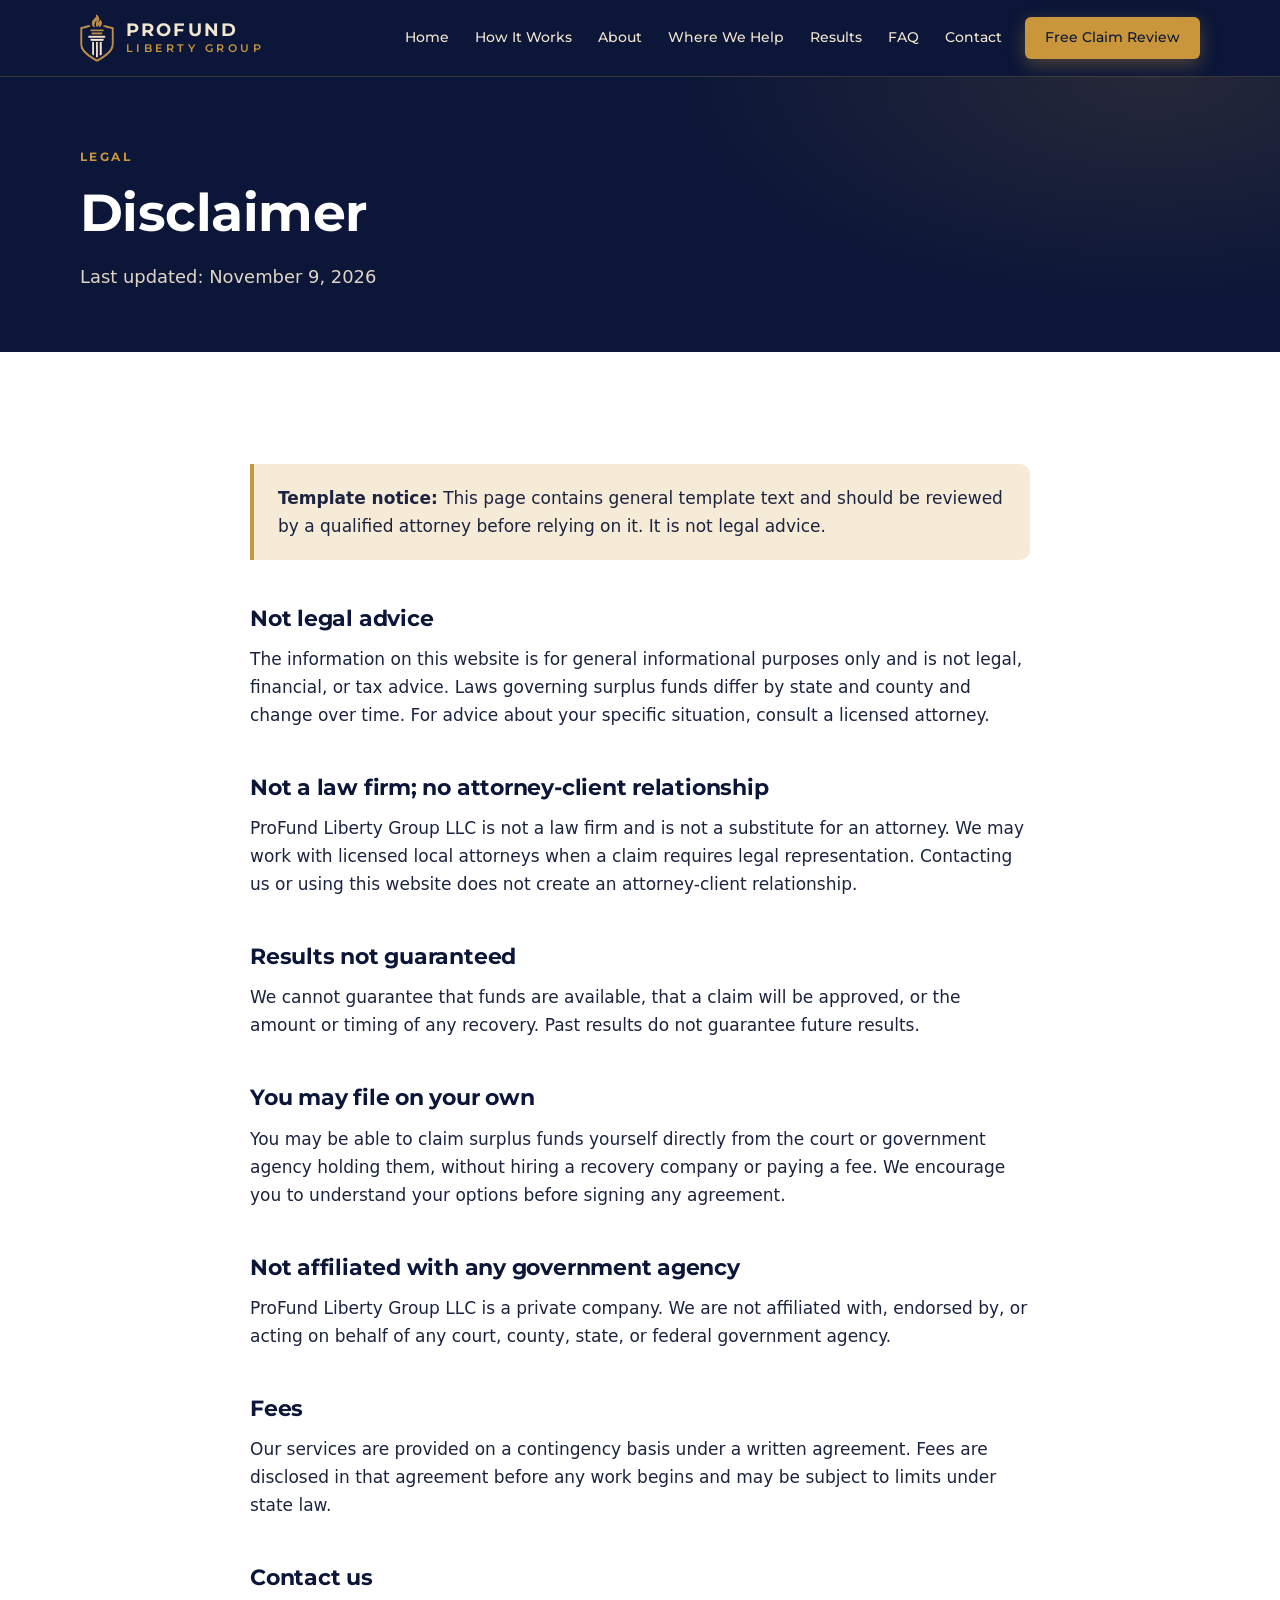
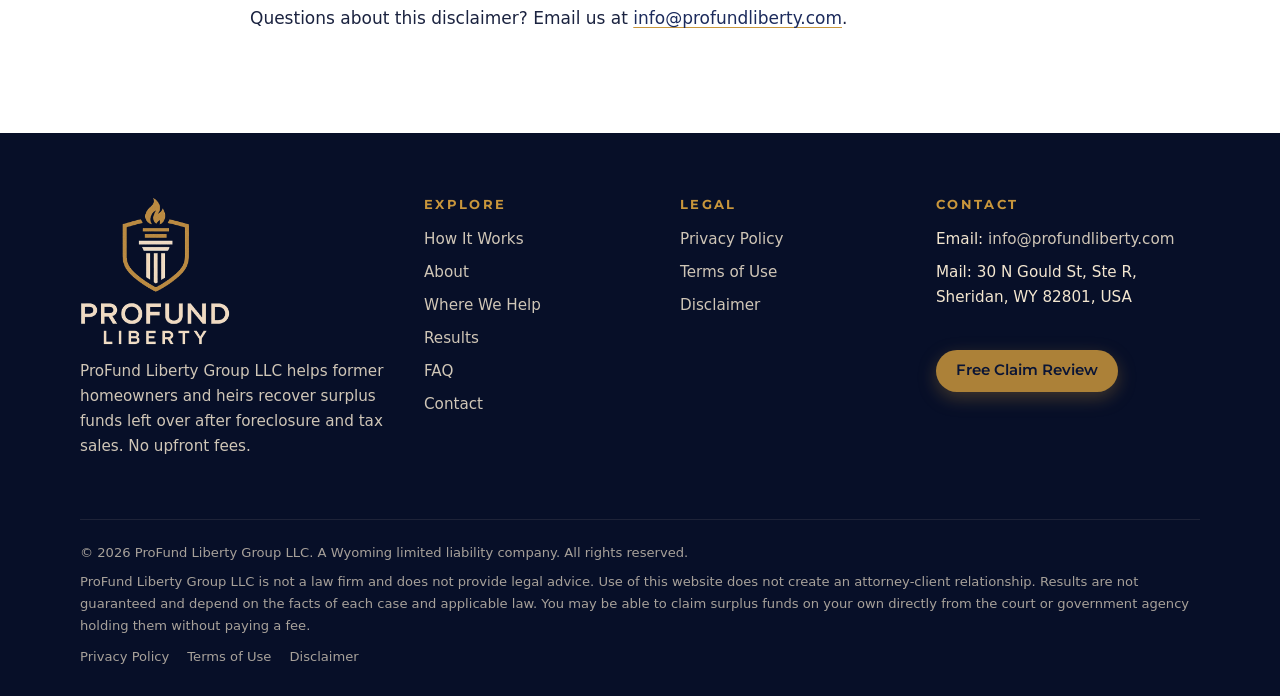
<file: disclaimer.html>
<!DOCTYPE html>
<html lang="en">
<head>
  <meta charset="utf-8">
  <meta name="viewport" content="width=device-width, initial-scale=1">
  <title>Disclaimer | ProFund Liberty Group LLC</title>
  <meta name="description" content="Legal disclaimer for ProFund Liberty Group LLC.">
  <meta name="theme-color" content="#0B1638">
  <meta property="og:type" content="website">
  <meta property="og:site_name" content="ProFund Liberty Group LLC">
  <meta property="og:title" content="Disclaimer | ProFund Liberty Group LLC">
  <meta property="og:description" content="Legal disclaimer for ProFund Liberty Group LLC.">
  <meta property="og:image" content="assets/og-image.jpg">
  <link rel="icon" type="image/png" href="assets/favicon.png">
  <link rel="apple-touch-icon" href="assets/logo-mark.png">
  <link rel="preconnect" href="https://fonts.googleapis.com">
  <link rel="preconnect" href="https://fonts.gstatic.com" crossorigin>
  <link rel="stylesheet" href="https://fonts.googleapis.com/css2?family=Montserrat:wght@500;600;700&display=swap">
  <link rel="stylesheet" href="css/styles.css">
</head>
<body>
  <a class="skip-link" href="#main">Skip to content</a>
  <header class="site-header">
    <div class="container header-inner">
      <a class="brand" href="index.html" aria-label="ProFund Liberty Group LLC home">
        <img src="assets/logo-mark.png" alt="" width="115" height="160">
        <span class="brand-text"><strong>PROFUND</strong><span>LIBERTY GROUP</span></span>
      </a>
      <button class="nav-toggle" type="button" aria-expanded="false" aria-controls="main-nav" aria-label="Open menu"><svg viewBox="0 0 24 24" fill="none" stroke="currentColor" stroke-width="2" stroke-linecap="round" aria-hidden="true"><path d="M4 7h16M4 12h16M4 17h16"/></svg></button>
      <nav class="main-nav" id="main-nav" aria-label="Main">
        <ul>
          <li><a href="index.html">Home</a></li>
          <li><a href="how-it-works.html">How It Works</a></li>
          <li><a href="about.html">About</a></li>
          <li><a href="states-we-serve.html">Where We Help</a></li>
          <li><a href="results.html">Results</a></li>
          <li><a href="faq.html">FAQ</a></li>
          <li><a href="contact.html">Contact</a></li>
          <li class="nav-cta"><a class="btn btn-gold btn-sm" href="contact.html">Free Claim Review</a></li>
        </ul>
      </nav>
    </div>
  </header>

  <main id="main">
    <section class="page-hero">
      <div class="container">
        <span class="eyebrow">Legal</span>
        <h1>Disclaimer</h1>
        <p>Last updated: November 9, 2026</p>
      </div>
    </section>

    <section class="section">
      <div class="container prose">
        <div class="callout"><p><strong>Template notice:</strong> This page contains general template text and should be reviewed by a qualified attorney before relying on it. It is not legal advice.</p></div>

        <h2>Not legal advice</h2>
        <p>The information on this website is for general informational purposes only and is not legal, financial, or tax advice. Laws governing surplus funds differ by state and county and change over time. For advice about your specific situation, consult a licensed attorney.</p>
        <h2>Not a law firm; no attorney-client relationship</h2>
        <p>ProFund Liberty Group LLC is not a law firm and is not a substitute for an attorney. We may work with licensed local attorneys when a claim requires legal representation. Contacting us or using this website does not create an attorney-client relationship.</p>
        <h2>Results not guaranteed</h2>
        <p>We cannot guarantee that funds are available, that a claim will be approved, or the amount or timing of any recovery. Past results do not guarantee future results.</p>
        <h2>You may file on your own</h2>
        <p>You may be able to claim surplus funds yourself directly from the court or government agency holding them, without hiring a recovery company or paying a fee. We encourage you to understand your options before signing any agreement.</p>
        <h2>Not affiliated with any government agency</h2>
        <p>ProFund Liberty Group LLC is a private company. We are not affiliated with, endorsed by, or acting on behalf of any court, county, state, or federal government agency.</p>
        <h2>Fees</h2>
        <p>Our services are provided on a contingency basis under a written agreement. Fees are disclosed in that agreement before any work begins and may be subject to limits under state law.</p>
        <h2>Contact us</h2>
        <p>Questions about this disclaimer? Email us at <a href="mailto:info@profundliberty.com">info@profundliberty.com</a>.</p>
      </div>
    </section>
  </main>

  <footer class="site-footer">
    <div class="container">
      <div class="footer-grid">
        <div>
          <img class="footer-logo" src="assets/logo-full.png" alt="ProFund Liberty logo" width="520" height="512" loading="lazy">
          <p>ProFund Liberty Group LLC helps former homeowners and heirs recover surplus funds left over after foreclosure and tax sales. No upfront fees.</p>
        </div>
        <div>
          <h4>Explore</h4>
          <ul>
            <li><a href="how-it-works.html">How It Works</a></li>
            <li><a href="about.html">About</a></li>
            <li><a href="states-we-serve.html">Where We Help</a></li>
            <li><a href="results.html">Results</a></li>
            <li><a href="faq.html">FAQ</a></li>
            <li><a href="contact.html">Contact</a></li>
          </ul>
        </div>
        <div>
          <h4>Legal</h4>
          <ul>
            <li><a href="privacy.html">Privacy Policy</a></li>
            <li><a href="terms.html">Terms of Use</a></li>
            <li><a href="disclaimer.html">Disclaimer</a></li>
          </ul>
        </div>
        <div>
          <h4>Contact</h4>
          <ul>
            <li>Email: <a href="mailto:info@profundliberty.com">info@profundliberty.com</a></li>
            <li>Mail: 30 N Gould St, Ste R, Sheridan, WY 82801, USA</li>
          </ul>
          <p class="mt-lg"><a class="btn btn-gold btn-sm" href="contact.html" style="opacity:1;color:var(--navy)">Free Claim Review</a></p>
        </div>
      </div>
      <div class="footer-bottom">
        <p>&copy; <span id="year">2026</span> ProFund Liberty Group LLC. A Wyoming limited liability company. All rights reserved.</p>
        <p>ProFund Liberty Group LLC is not a law firm and does not provide legal advice. Use of this website does not create an attorney-client relationship. Results are not guaranteed and depend on the facts of each case and applicable law. You may be able to claim surplus funds on your own directly from the court or government agency holding them without paying a fee.</p>
        <div class="legal-links"><a href="privacy.html">Privacy Policy</a> <a href="terms.html">Terms of Use</a> <a href="disclaimer.html">Disclaimer</a></div>
      </div>
    </div>
  </footer>
  <script src="js/main.js" defer></script>
</body>
</html>
</file>
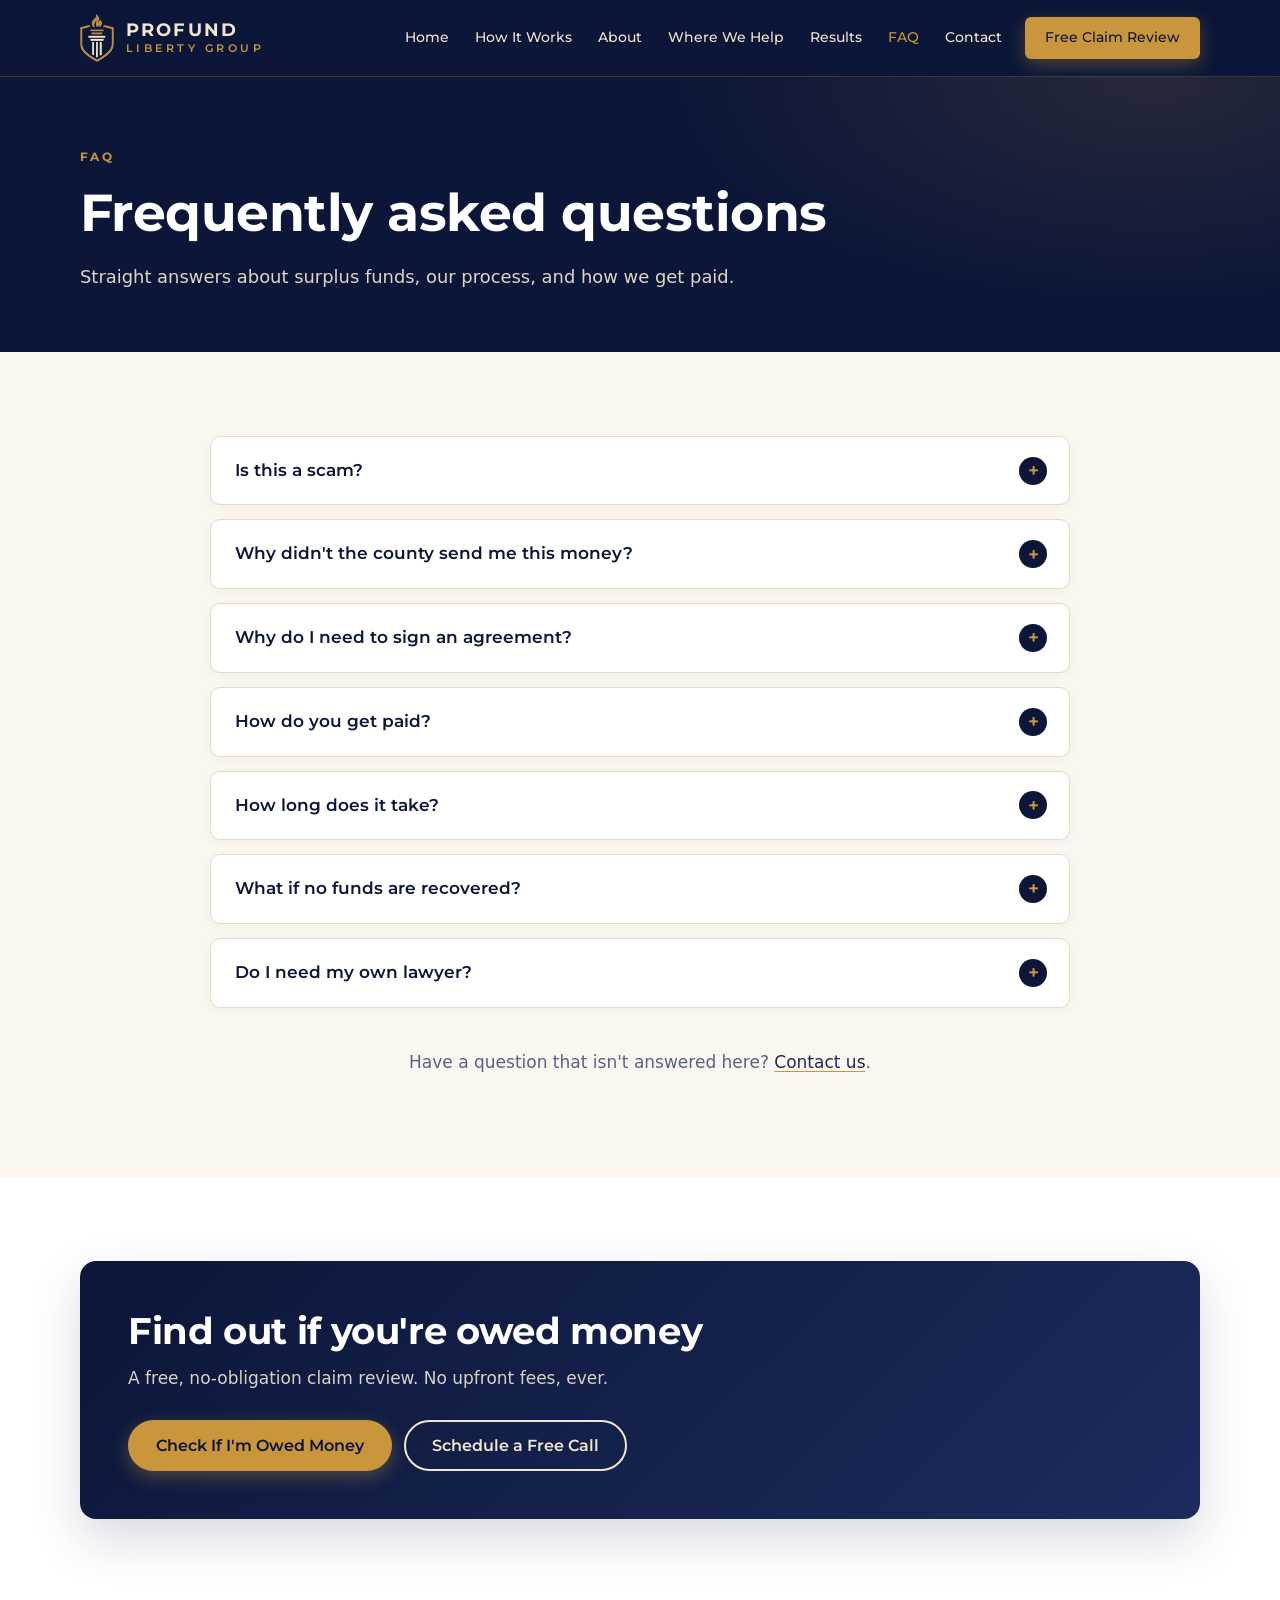
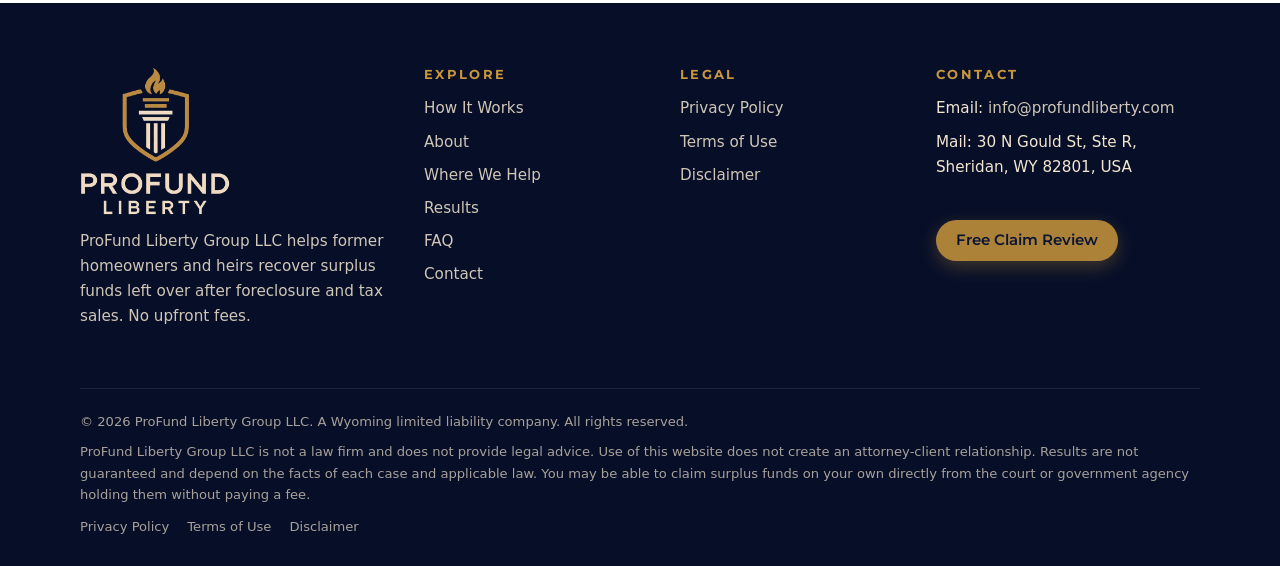
<file: faq.html>
<!DOCTYPE html>
<html lang="en">
<head>
  <meta charset="utf-8">
  <meta name="viewport" content="width=device-width, initial-scale=1">
  <title>FAQ | ProFund Liberty Group LLC</title>
  <meta name="description" content="Answers to common questions about surplus funds recovery: is it legitimate, how fees work, how long it takes, and more.">
  <meta name="theme-color" content="#0B1638">
  <meta property="og:type" content="website">
  <meta property="og:site_name" content="ProFund Liberty Group LLC">
  <meta property="og:title" content="FAQ | ProFund Liberty Group LLC">
  <meta property="og:description" content="Answers to common questions about surplus funds recovery: is it legitimate, how fees work, how long it takes, and more.">
  <meta property="og:image" content="assets/og-image.jpg">
  <link rel="icon" type="image/png" href="assets/favicon.png">
  <link rel="apple-touch-icon" href="assets/logo-mark.png">
  <link rel="preconnect" href="https://fonts.googleapis.com">
  <link rel="preconnect" href="https://fonts.gstatic.com" crossorigin>
  <link rel="stylesheet" href="https://fonts.googleapis.com/css2?family=Montserrat:wght@500;600;700&display=swap">
  <link rel="stylesheet" href="css/styles.css">
</head>
<body>
  <a class="skip-link" href="#main">Skip to content</a>
  <header class="site-header">
    <div class="container header-inner">
      <a class="brand" href="index.html" aria-label="ProFund Liberty Group LLC home">
        <img src="assets/logo-mark.png" alt="" width="115" height="160">
        <span class="brand-text"><strong>PROFUND</strong><span>LIBERTY GROUP</span></span>
      </a>
      <button class="nav-toggle" type="button" aria-expanded="false" aria-controls="main-nav" aria-label="Open menu"><svg viewBox="0 0 24 24" fill="none" stroke="currentColor" stroke-width="2" stroke-linecap="round" aria-hidden="true"><path d="M4 7h16M4 12h16M4 17h16"/></svg></button>
      <nav class="main-nav" id="main-nav" aria-label="Main">
        <ul>
          <li><a href="index.html">Home</a></li>
          <li><a href="how-it-works.html">How It Works</a></li>
          <li><a href="about.html">About</a></li>
          <li><a href="states-we-serve.html">Where We Help</a></li>
          <li><a href="results.html">Results</a></li>
          <li><a href="faq.html" aria-current="page">FAQ</a></li>
          <li><a href="contact.html">Contact</a></li>
          <li class="nav-cta"><a class="btn btn-gold btn-sm" href="contact.html">Free Claim Review</a></li>
        </ul>
      </nav>
    </div>
  </header>

  <main id="main">
    <section class="page-hero">
      <div class="container">
        <span class="eyebrow">FAQ</span>
        <h1>Frequently asked questions</h1>
        <p>Straight answers about surplus funds, our process, and how we get paid.</p>
      </div>
    </section>

    <section class="section section-alt">
      <div class="container">
        <div class="faq">
          <details>
            <summary>Is this a scam?</summary>
            <div class="answer"><p>It's smart to ask. Surplus funds are real money that courts and government agencies hold when a foreclosure or tax sale brings in more than what was owed. ProFund Liberty Group LLC is a registered Wyoming limited liability company. We will never ask you to pay anything upfront, and we will never pressure you to sign.</p><p>Before you sign anything, you can verify the funds yourself by contacting the county or court handling the case. We encourage that, and we'll tell you where to look.</p></div>
          </details>
          <details>
            <summary>Why didn't the county send me this money?</summary>
            <div class="answer"><p>In most places, surplus funds are not paid out automatically. The former owner (or their heirs) usually has to file a claim, provide proof of identity and ownership, and sometimes appear before a judge. Notices are often mailed to the property address, which the owner may have already left, so many people never learn the money exists. If nobody claims it within the deadline, the funds may be kept by the government.</p></div>
          </details>
          <details>
            <summary>Why do I need to sign an agreement?</summary>
            <div class="answer"><p>The agreement puts everything in writing: what we will do, what our fee is, and that you owe nothing unless funds are recovered. It also gives us permission to request records and work on your claim. You will have time to read it, ask questions, and have anyone you trust review it before signing.</p></div>
          </details>
          <details>
            <summary>How do you get paid?</summary>
            <div class="answer"><p>We work on a contingency fee. That means we are paid a percentage of the funds actually recovered, and only after they are released. There are no upfront fees, no hourly charges, and no out-of-pocket costs to you. The exact percentage is written in your agreement, and some states limit how much a recovery company may charge.</p></div>
          </details>
          <details>
            <summary>How long does it take?</summary>
            <div class="answer"><p>Every case is different. Some claims are resolved in a few weeks; others take several months, depending on the county or court, whether there are other claimants, and whether a hearing is required. We'll give you a realistic estimate once we review your case and keep you updated along the way.</p></div>
          </details>
          <details>
            <summary>What if no funds are recovered?</summary>
            <div class="answer"><p>Then you owe us nothing. Because we only get paid from funds that are actually recovered, you take on no financial risk by working with us.</p></div>
          </details>
          <details>
            <summary>Do I need my own lawyer?</summary>
            <div class="answer"><p>You are not required to hire your own lawyer to work with us, but you are always free to. ProFund Liberty Group LLC is not a law firm and does not give legal advice. When a claim requires legal representation, such as a court hearing or a complicated estate, we may work with a licensed local attorney. If you have legal questions about your situation, we encourage you to speak with an attorney of your choice.</p></div>
          </details>
        </div>
        <p class="text-center mt-lg muted">Have a question that isn't answered here? <a href="contact.html">Contact us</a>.</p>
      </div>
    </section>

    <section class="section">
      <div class="container">
        <div class="cta-band">
          <div>
            <h2>Find out if you're owed money</h2>
            <p>A free, no-obligation claim review. No upfront fees, ever.</p>
          </div>
          <div class="actions">
            <a class="btn btn-gold" href="contact.html">Check If I'm Owed Money</a>
            <a class="btn btn-outline" href="contact.html#schedule">Schedule a Free Call</a>
          </div>
        </div>
      </div>
    </section>
  </main>

  <footer class="site-footer">
    <div class="container">
      <div class="footer-grid">
        <div>
          <img class="footer-logo" src="assets/logo-full.png" alt="ProFund Liberty logo" width="520" height="512" loading="lazy">
          <p>ProFund Liberty Group LLC helps former homeowners and heirs recover surplus funds left over after foreclosure and tax sales. No upfront fees.</p>
        </div>
        <div>
          <h4>Explore</h4>
          <ul>
            <li><a href="how-it-works.html">How It Works</a></li>
            <li><a href="about.html">About</a></li>
            <li><a href="states-we-serve.html">Where We Help</a></li>
            <li><a href="results.html">Results</a></li>
            <li><a href="faq.html">FAQ</a></li>
            <li><a href="contact.html">Contact</a></li>
          </ul>
        </div>
        <div>
          <h4>Legal</h4>
          <ul>
            <li><a href="privacy.html">Privacy Policy</a></li>
            <li><a href="terms.html">Terms of Use</a></li>
            <li><a href="disclaimer.html">Disclaimer</a></li>
          </ul>
        </div>
        <div>
          <h4>Contact</h4>
          <ul>
            <li>Email: <a href="mailto:info@profundliberty.com">info@profundliberty.com</a></li>
            <li>Mail: 30 N Gould St, Ste R, Sheridan, WY 82801, USA</li>
          </ul>
          <p class="mt-lg"><a class="btn btn-gold btn-sm" href="contact.html" style="opacity:1;color:var(--navy)">Free Claim Review</a></p>
        </div>
      </div>
      <div class="footer-bottom">
        <p>&copy; <span id="year">2026</span> ProFund Liberty Group LLC. A Wyoming limited liability company. All rights reserved.</p>
        <p>ProFund Liberty Group LLC is not a law firm and does not provide legal advice. Use of this website does not create an attorney-client relationship. Results are not guaranteed and depend on the facts of each case and applicable law. You may be able to claim surplus funds on your own directly from the court or government agency holding them without paying a fee.</p>
        <div class="legal-links"><a href="privacy.html">Privacy Policy</a> <a href="terms.html">Terms of Use</a> <a href="disclaimer.html">Disclaimer</a></div>
      </div>
    </div>
  </footer>
  <script src="js/main.js" defer></script>
</body>
</html>
</file>
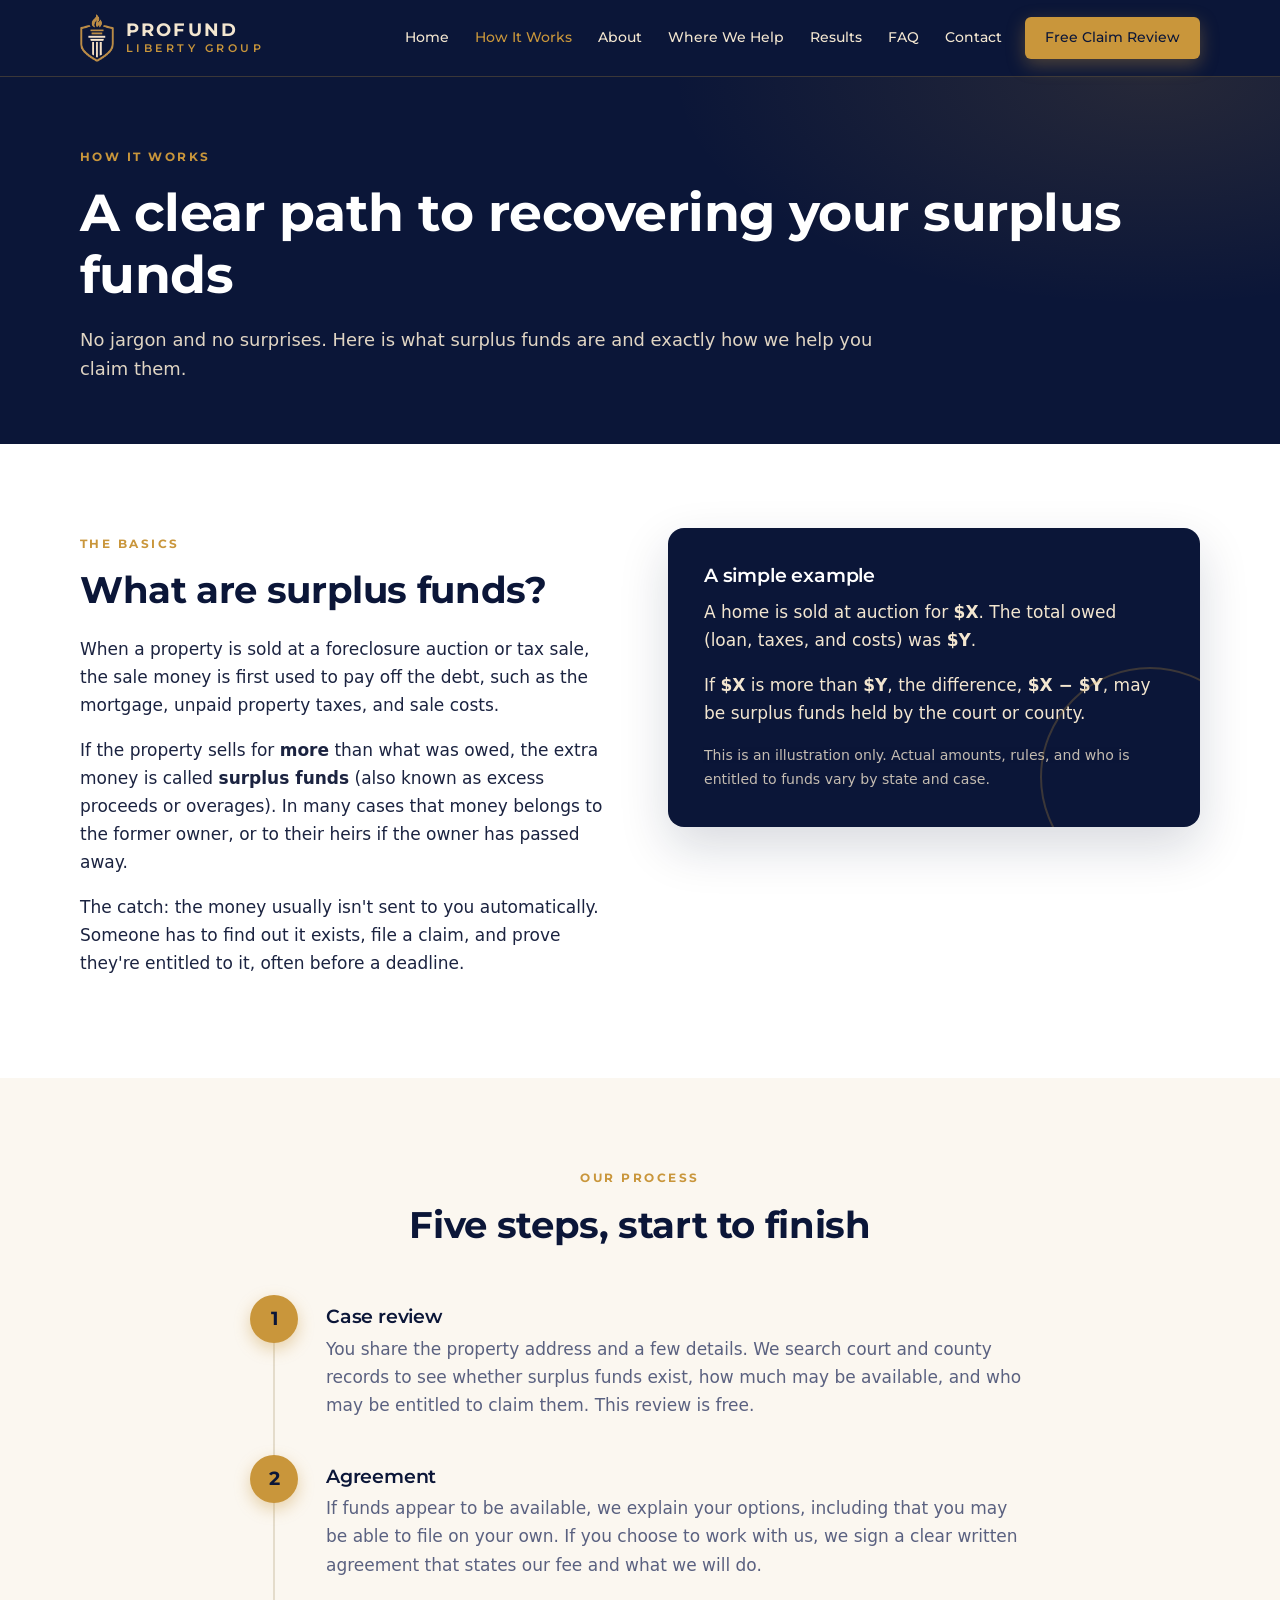
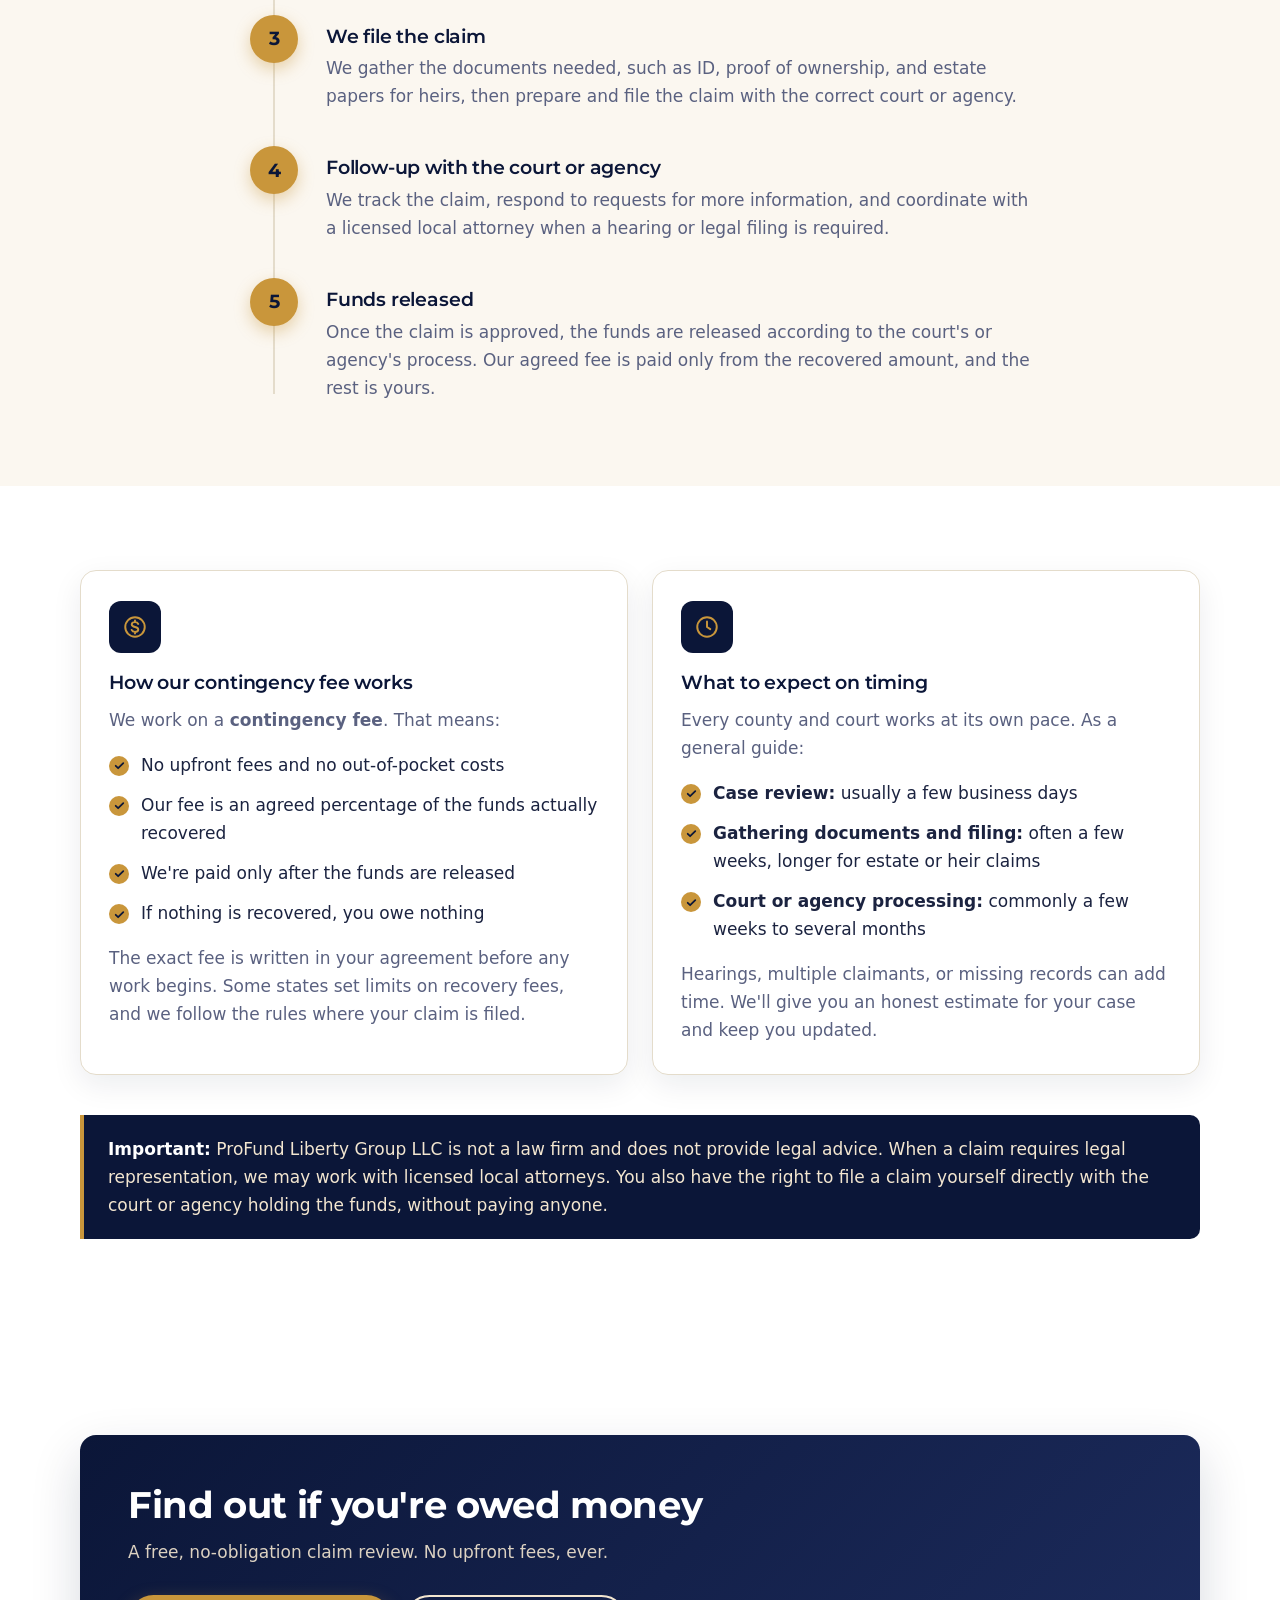
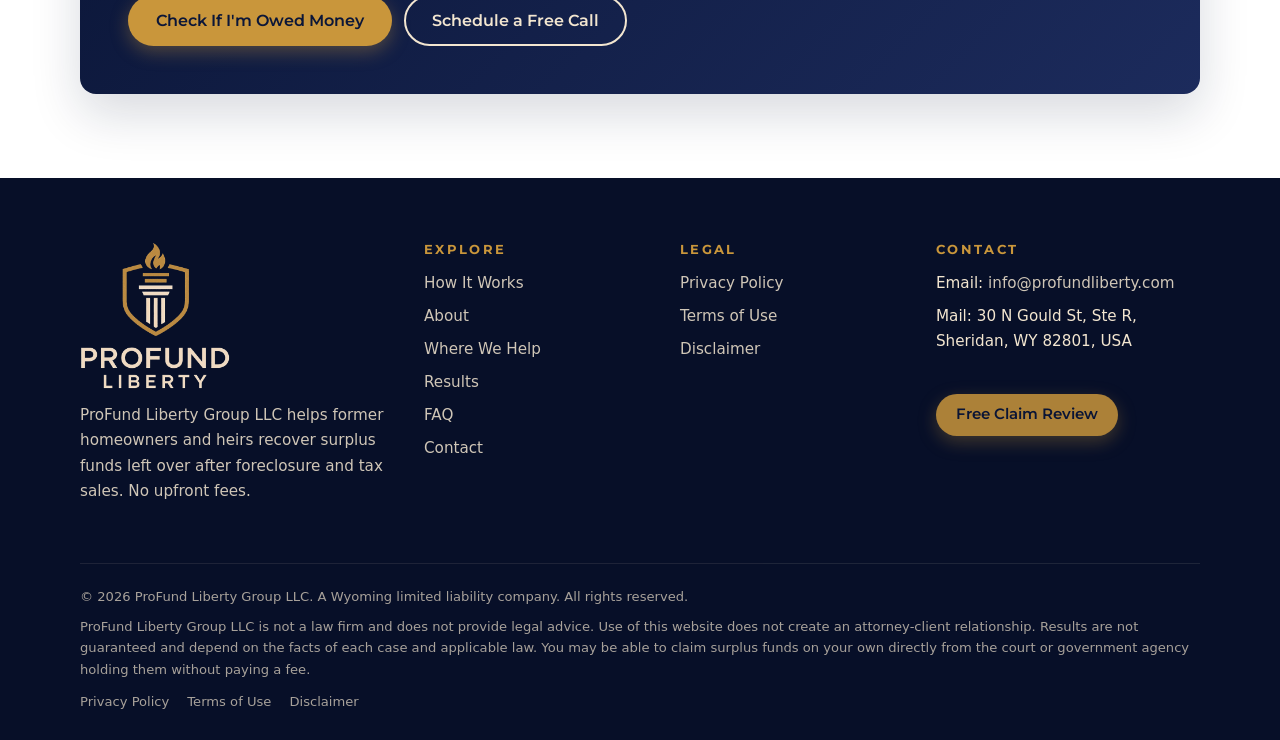
<file: how-it-works.html>
<!DOCTYPE html>
<html lang="en">
<head>
  <meta charset="utf-8">
  <meta name="viewport" content="width=device-width, initial-scale=1">
  <title>How It Works | ProFund Liberty Group LLC</title>
  <meta name="description" content="Learn what surplus funds are and how ProFund Liberty Group helps you claim them in five clear steps, with no upfront fees.">
  <meta name="theme-color" content="#0B1638">
  <meta property="og:type" content="website">
  <meta property="og:site_name" content="ProFund Liberty Group LLC">
  <meta property="og:title" content="How It Works | ProFund Liberty Group LLC">
  <meta property="og:description" content="Learn what surplus funds are and how ProFund Liberty Group helps you claim them in five clear steps, with no upfront fees.">
  <meta property="og:image" content="assets/og-image.jpg">
  <link rel="icon" type="image/png" href="assets/favicon.png">
  <link rel="apple-touch-icon" href="assets/logo-mark.png">
  <link rel="preconnect" href="https://fonts.googleapis.com">
  <link rel="preconnect" href="https://fonts.gstatic.com" crossorigin>
  <link rel="stylesheet" href="https://fonts.googleapis.com/css2?family=Montserrat:wght@500;600;700&display=swap">
  <link rel="stylesheet" href="css/styles.css">
</head>
<body>
  <a class="skip-link" href="#main">Skip to content</a>
  <header class="site-header">
    <div class="container header-inner">
      <a class="brand" href="index.html" aria-label="ProFund Liberty Group LLC home">
        <img src="assets/logo-mark.png" alt="" width="115" height="160">
        <span class="brand-text"><strong>PROFUND</strong><span>LIBERTY GROUP</span></span>
      </a>
      <button class="nav-toggle" type="button" aria-expanded="false" aria-controls="main-nav" aria-label="Open menu"><svg viewBox="0 0 24 24" fill="none" stroke="currentColor" stroke-width="2" stroke-linecap="round" aria-hidden="true"><path d="M4 7h16M4 12h16M4 17h16"/></svg></button>
      <nav class="main-nav" id="main-nav" aria-label="Main">
        <ul>
          <li><a href="index.html">Home</a></li>
          <li><a href="how-it-works.html" aria-current="page">How It Works</a></li>
          <li><a href="about.html">About</a></li>
          <li><a href="states-we-serve.html">Where We Help</a></li>
          <li><a href="results.html">Results</a></li>
          <li><a href="faq.html">FAQ</a></li>
          <li><a href="contact.html">Contact</a></li>
          <li class="nav-cta"><a class="btn btn-gold btn-sm" href="contact.html">Free Claim Review</a></li>
        </ul>
      </nav>
    </div>
  </header>

  <main id="main">
    <section class="page-hero">
      <div class="container">
        <span class="eyebrow">How It Works</span>
        <h1>A clear path to recovering your surplus funds</h1>
        <p>No jargon and no surprises. Here is what surplus funds are and exactly how we help you claim them.</p>
      </div>
    </section>

    <section class="section">
      <div class="container split split-top">
        <div>
          <span class="eyebrow">The Basics</span>
          <h2>What are surplus funds?</h2>
          <p>When a property is sold at a foreclosure auction or tax sale, the sale money is first used to pay off the debt, such as the mortgage, unpaid property taxes, and sale costs.</p>
          <p>If the property sells for <strong>more</strong> than what was owed, the extra money is called <strong>surplus funds</strong> (also known as excess proceeds or overages). In many cases that money belongs to the former owner, or to their heirs if the owner has passed away.</p>
          <p>The catch: the money usually isn't sent to you automatically. Someone has to find out it exists, file a claim, and prove they're entitled to it, often before a deadline.</p>
        </div>
        <div class="stat-panel">
          <h3>A simple example</h3>
          <p>A home is sold at auction for <strong>$X</strong>. The total owed (loan, taxes, and costs) was <strong>$Y</strong>.</p>
          <p>If <strong>$X</strong> is more than <strong>$Y</strong>, the difference, <strong>$X &minus; $Y</strong>, may be surplus funds held by the court or county.</p>
          <p class="small" style="opacity:.8;margin:0">This is an illustration only. Actual amounts, rules, and who is entitled to funds vary by state and case.</p>
        </div>
      </div>
    </section>

    <section class="section section-alt">
      <div class="container narrow">
        <div class="section-head">
          <span class="eyebrow">Our Process</span>
          <h2>Five steps, start to finish</h2>
        </div>
        <ol class="timeline">
          <li><div class="step-num">1</div>
            <h3>Case review</h3>
            <p>You share the property address and a few details. We search court and county records to see whether surplus funds exist, how much may be available, and who may be entitled to claim them. This review is free.</p>
          </li>
          <li><div class="step-num">2</div>
            <h3>Agreement</h3>
            <p>If funds appear to be available, we explain your options, including that you may be able to file on your own. If you choose to work with us, we sign a clear written agreement that states our fee and what we will do.</p>
          </li>
          <li><div class="step-num">3</div>
            <h3>We file the claim</h3>
            <p>We gather the documents needed, such as ID, proof of ownership, and estate papers for heirs, then prepare and file the claim with the correct court or agency.</p>
          </li>
          <li><div class="step-num">4</div>
            <h3>Follow-up with the court or agency</h3>
            <p>We track the claim, respond to requests for more information, and coordinate with a licensed local attorney when a hearing or legal filing is required.</p>
          </li>
          <li><div class="step-num">5</div>
            <h3>Funds released</h3>
            <p>Once the claim is approved, the funds are released according to the court's or agency's process. Our agreed fee is paid only from the recovered amount, and the rest is yours.</p>
          </li>
        </ol>
      </div>
    </section>

    <section class="section">
      <div class="container">
        <div class="grid grid-2">
          <div class="card"><div class="icon"><svg viewBox="0 0 24 24" fill="none" stroke="currentColor" stroke-width="1.8" stroke-linecap="round" stroke-linejoin="round" aria-hidden="true"><circle cx="12" cy="12" r="9"/><path d="M15 9.2c-.5-1-1.6-1.7-3-1.7-1.8 0-3 .9-3 2.2 0 3.1 6 1.6 6 4.6 0 1.3-1.3 2.2-3 2.2-1.5 0-2.6-.7-3.1-1.8M12 6v1.5M12 16.5V18"/></svg></div>
            <h3>How our contingency fee works</h3>
            <p>We work on a <strong>contingency fee</strong>. That means:</p>
            <ul class="check-list">
              <li>No upfront fees and no out-of-pocket costs</li>
              <li>Our fee is an agreed percentage of the funds actually recovered</li>
              <li>We're paid only after the funds are released</li>
              <li>If nothing is recovered, you owe nothing</li>
            </ul>
            <p>The exact fee is written in your agreement before any work begins. Some states set limits on recovery fees, and we follow the rules where your claim is filed.</p>
          </div>
          <div class="card"><div class="icon"><svg viewBox="0 0 24 24" fill="none" stroke="currentColor" stroke-width="1.8" stroke-linecap="round" stroke-linejoin="round" aria-hidden="true"><circle cx="12" cy="12" r="9"/><path d="M12 7v5l3 2"/></svg></div>
            <h3>What to expect on timing</h3>
            <p>Every county and court works at its own pace. As a general guide:</p>
            <ul class="check-list">
              <li><strong>Case review:</strong> usually a few business days</li>
              <li><strong>Gathering documents and filing:</strong> often a few weeks, longer for estate or heir claims</li>
              <li><strong>Court or agency processing:</strong> commonly a few weeks to several months</li>
            </ul>
            <p>Hearings, multiple claimants, or missing records can add time. We'll give you an honest estimate for your case and keep you updated.</p>
          </div>
        </div>

        <div class="callout callout-navy mt-lg">
          <p><strong>Important:</strong> ProFund Liberty Group LLC is not a law firm and does not provide legal advice. When a claim requires legal representation, we may work with licensed local attorneys. You also have the right to file a claim yourself directly with the court or agency holding the funds, without paying anyone.</p>
        </div>
      </div>
    </section>

    <section class="section">
      <div class="container">
        <div class="cta-band">
          <div>
            <h2>Find out if you're owed money</h2>
            <p>A free, no-obligation claim review. No upfront fees, ever.</p>
          </div>
          <div class="actions">
            <a class="btn btn-gold" href="contact.html">Check If I'm Owed Money</a>
            <a class="btn btn-outline" href="contact.html#schedule">Schedule a Free Call</a>
          </div>
        </div>
      </div>
    </section>
  </main>

  <footer class="site-footer">
    <div class="container">
      <div class="footer-grid">
        <div>
          <img class="footer-logo" src="assets/logo-full.png" alt="ProFund Liberty logo" width="520" height="512" loading="lazy">
          <p>ProFund Liberty Group LLC helps former homeowners and heirs recover surplus funds left over after foreclosure and tax sales. No upfront fees.</p>
        </div>
        <div>
          <h4>Explore</h4>
          <ul>
            <li><a href="how-it-works.html">How It Works</a></li>
            <li><a href="about.html">About</a></li>
            <li><a href="states-we-serve.html">Where We Help</a></li>
            <li><a href="results.html">Results</a></li>
            <li><a href="faq.html">FAQ</a></li>
            <li><a href="contact.html">Contact</a></li>
          </ul>
        </div>
        <div>
          <h4>Legal</h4>
          <ul>
            <li><a href="privacy.html">Privacy Policy</a></li>
            <li><a href="terms.html">Terms of Use</a></li>
            <li><a href="disclaimer.html">Disclaimer</a></li>
          </ul>
        </div>
        <div>
          <h4>Contact</h4>
          <ul>
            <li>Email: <a href="mailto:info@profundliberty.com">info@profundliberty.com</a></li>
            <li>Mail: 30 N Gould St, Ste R, Sheridan, WY 82801, USA</li>
          </ul>
          <p class="mt-lg"><a class="btn btn-gold btn-sm" href="contact.html" style="opacity:1;color:var(--navy)">Free Claim Review</a></p>
        </div>
      </div>
      <div class="footer-bottom">
        <p>&copy; <span id="year">2026</span> ProFund Liberty Group LLC. A Wyoming limited liability company. All rights reserved.</p>
        <p>ProFund Liberty Group LLC is not a law firm and does not provide legal advice. Use of this website does not create an attorney-client relationship. Results are not guaranteed and depend on the facts of each case and applicable law. You may be able to claim surplus funds on your own directly from the court or government agency holding them without paying a fee.</p>
        <div class="legal-links"><a href="privacy.html">Privacy Policy</a> <a href="terms.html">Terms of Use</a> <a href="disclaimer.html">Disclaimer</a></div>
      </div>
    </div>
  </footer>
  <script src="js/main.js" defer></script>
</body>
</html>
</file>
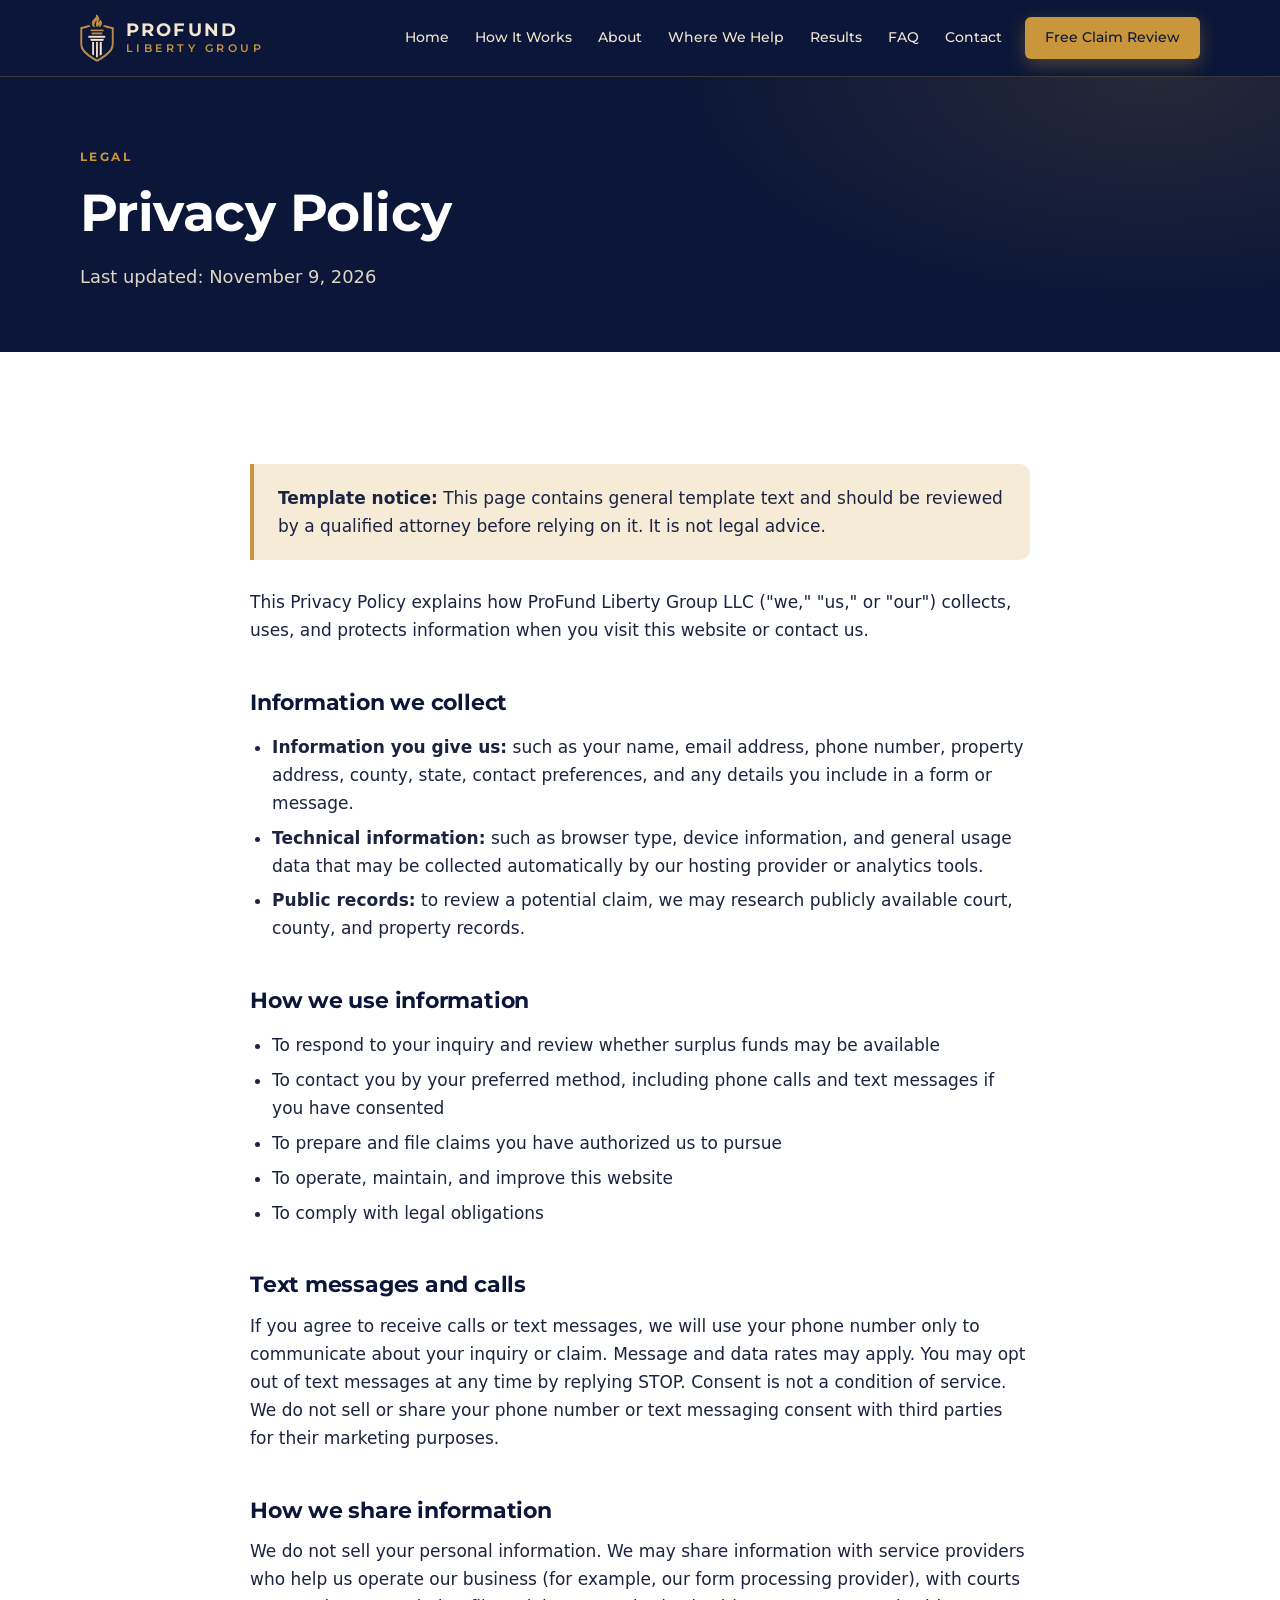
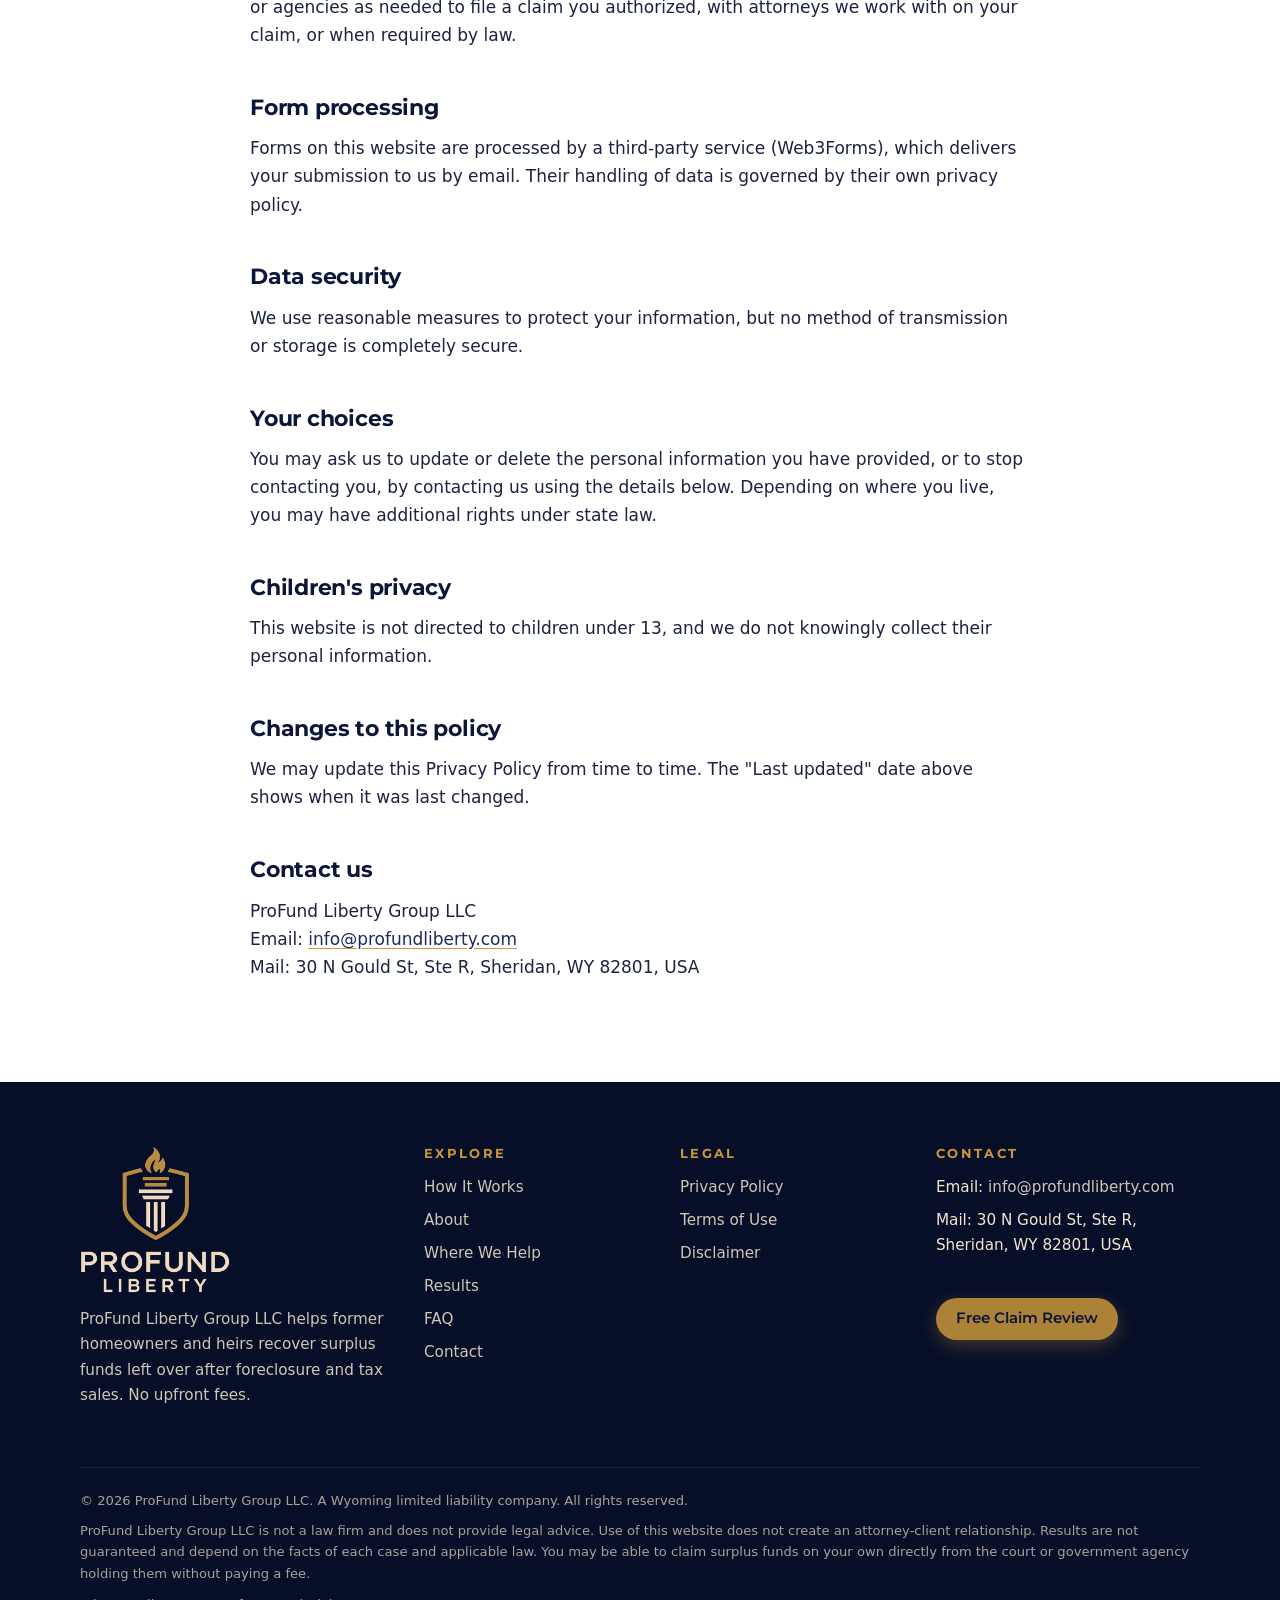
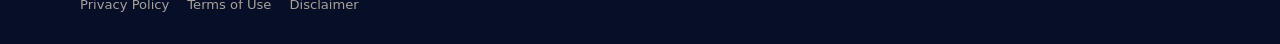
<file: privacy.html>
<!DOCTYPE html>
<html lang="en">
<head>
  <meta charset="utf-8">
  <meta name="viewport" content="width=device-width, initial-scale=1">
  <title>Privacy Policy | ProFund Liberty Group LLC</title>
  <meta name="description" content="Privacy Policy for ProFund Liberty Group LLC.">
  <meta name="theme-color" content="#0B1638">
  <meta property="og:type" content="website">
  <meta property="og:site_name" content="ProFund Liberty Group LLC">
  <meta property="og:title" content="Privacy Policy | ProFund Liberty Group LLC">
  <meta property="og:description" content="Privacy Policy for ProFund Liberty Group LLC.">
  <meta property="og:image" content="assets/og-image.jpg">
  <link rel="icon" type="image/png" href="assets/favicon.png">
  <link rel="apple-touch-icon" href="assets/logo-mark.png">
  <link rel="preconnect" href="https://fonts.googleapis.com">
  <link rel="preconnect" href="https://fonts.gstatic.com" crossorigin>
  <link rel="stylesheet" href="https://fonts.googleapis.com/css2?family=Montserrat:wght@500;600;700&display=swap">
  <link rel="stylesheet" href="css/styles.css">
</head>
<body>
  <a class="skip-link" href="#main">Skip to content</a>
  <header class="site-header">
    <div class="container header-inner">
      <a class="brand" href="index.html" aria-label="ProFund Liberty Group LLC home">
        <img src="assets/logo-mark.png" alt="" width="115" height="160">
        <span class="brand-text"><strong>PROFUND</strong><span>LIBERTY GROUP</span></span>
      </a>
      <button class="nav-toggle" type="button" aria-expanded="false" aria-controls="main-nav" aria-label="Open menu"><svg viewBox="0 0 24 24" fill="none" stroke="currentColor" stroke-width="2" stroke-linecap="round" aria-hidden="true"><path d="M4 7h16M4 12h16M4 17h16"/></svg></button>
      <nav class="main-nav" id="main-nav" aria-label="Main">
        <ul>
          <li><a href="index.html">Home</a></li>
          <li><a href="how-it-works.html">How It Works</a></li>
          <li><a href="about.html">About</a></li>
          <li><a href="states-we-serve.html">Where We Help</a></li>
          <li><a href="results.html">Results</a></li>
          <li><a href="faq.html">FAQ</a></li>
          <li><a href="contact.html">Contact</a></li>
          <li class="nav-cta"><a class="btn btn-gold btn-sm" href="contact.html">Free Claim Review</a></li>
        </ul>
      </nav>
    </div>
  </header>

  <main id="main">
    <section class="page-hero">
      <div class="container">
        <span class="eyebrow">Legal</span>
        <h1>Privacy Policy</h1>
        <p>Last updated: November 9, 2026</p>
      </div>
    </section>

    <section class="section">
      <div class="container prose">
        <div class="callout"><p><strong>Template notice:</strong> This page contains general template text and should be reviewed by a qualified attorney before relying on it. It is not legal advice.</p></div>

        <p>This Privacy Policy explains how ProFund Liberty Group LLC ("we," "us," or "our") collects, uses, and protects information when you visit this website or contact us.</p>
        <h2>Information we collect</h2>
        <ul>
          <li><strong>Information you give us:</strong> such as your name, email address, phone number, property address, county, state, contact preferences, and any details you include in a form or message.</li>
          <li><strong>Technical information:</strong> such as browser type, device information, and general usage data that may be collected automatically by our hosting provider or analytics tools.</li>
          <li><strong>Public records:</strong> to review a potential claim, we may research publicly available court, county, and property records.</li>
        </ul>
        <h2>How we use information</h2>
        <ul>
          <li>To respond to your inquiry and review whether surplus funds may be available</li>
          <li>To contact you by your preferred method, including phone calls and text messages if you have consented</li>
          <li>To prepare and file claims you have authorized us to pursue</li>
          <li>To operate, maintain, and improve this website</li>
          <li>To comply with legal obligations</li>
        </ul>
        <h2>Text messages and calls</h2>
        <p>If you agree to receive calls or text messages, we will use your phone number only to communicate about your inquiry or claim. Message and data rates may apply. You may opt out of text messages at any time by replying STOP. Consent is not a condition of service. We do not sell or share your phone number or text messaging consent with third parties for their marketing purposes.</p>
        <h2>How we share information</h2>
        <p>We do not sell your personal information. We may share information with service providers who help us operate our business (for example, our form processing provider), with courts or agencies as needed to file a claim you authorized, with attorneys we work with on your claim, or when required by law.</p>
        <h2>Form processing</h2>
        <p>Forms on this website are processed by a third-party service (Web3Forms), which delivers your submission to us by email. Their handling of data is governed by their own privacy policy.</p>
        <h2>Data security</h2>
        <p>We use reasonable measures to protect your information, but no method of transmission or storage is completely secure.</p>
        <h2>Your choices</h2>
        <p>You may ask us to update or delete the personal information you have provided, or to stop contacting you, by contacting us using the details below. Depending on where you live, you may have additional rights under state law.</p>
        <h2>Children's privacy</h2>
        <p>This website is not directed to children under 13, and we do not knowingly collect their personal information.</p>
        <h2>Changes to this policy</h2>
        <p>We may update this Privacy Policy from time to time. The "Last updated" date above shows when it was last changed.</p>
        <h2>Contact us</h2>
        <p>ProFund Liberty Group LLC<br>Email: <a href="mailto:info@profundliberty.com">info@profundliberty.com</a><br>Mail: 30 N Gould St, Ste R, Sheridan, WY 82801, USA</p>
      </div>
    </section>
  </main>

  <footer class="site-footer">
    <div class="container">
      <div class="footer-grid">
        <div>
          <img class="footer-logo" src="assets/logo-full.png" alt="ProFund Liberty logo" width="520" height="512" loading="lazy">
          <p>ProFund Liberty Group LLC helps former homeowners and heirs recover surplus funds left over after foreclosure and tax sales. No upfront fees.</p>
        </div>
        <div>
          <h4>Explore</h4>
          <ul>
            <li><a href="how-it-works.html">How It Works</a></li>
            <li><a href="about.html">About</a></li>
            <li><a href="states-we-serve.html">Where We Help</a></li>
            <li><a href="results.html">Results</a></li>
            <li><a href="faq.html">FAQ</a></li>
            <li><a href="contact.html">Contact</a></li>
          </ul>
        </div>
        <div>
          <h4>Legal</h4>
          <ul>
            <li><a href="privacy.html">Privacy Policy</a></li>
            <li><a href="terms.html">Terms of Use</a></li>
            <li><a href="disclaimer.html">Disclaimer</a></li>
          </ul>
        </div>
        <div>
          <h4>Contact</h4>
          <ul>
            <li>Email: <a href="mailto:info@profundliberty.com">info@profundliberty.com</a></li>
            <li>Mail: 30 N Gould St, Ste R, Sheridan, WY 82801, USA</li>
          </ul>
          <p class="mt-lg"><a class="btn btn-gold btn-sm" href="contact.html" style="opacity:1;color:var(--navy)">Free Claim Review</a></p>
        </div>
      </div>
      <div class="footer-bottom">
        <p>&copy; <span id="year">2026</span> ProFund Liberty Group LLC. A Wyoming limited liability company. All rights reserved.</p>
        <p>ProFund Liberty Group LLC is not a law firm and does not provide legal advice. Use of this website does not create an attorney-client relationship. Results are not guaranteed and depend on the facts of each case and applicable law. You may be able to claim surplus funds on your own directly from the court or government agency holding them without paying a fee.</p>
        <div class="legal-links"><a href="privacy.html">Privacy Policy</a> <a href="terms.html">Terms of Use</a> <a href="disclaimer.html">Disclaimer</a></div>
      </div>
    </div>
  </footer>
  <script src="js/main.js" defer></script>
</body>
</html>
</file>
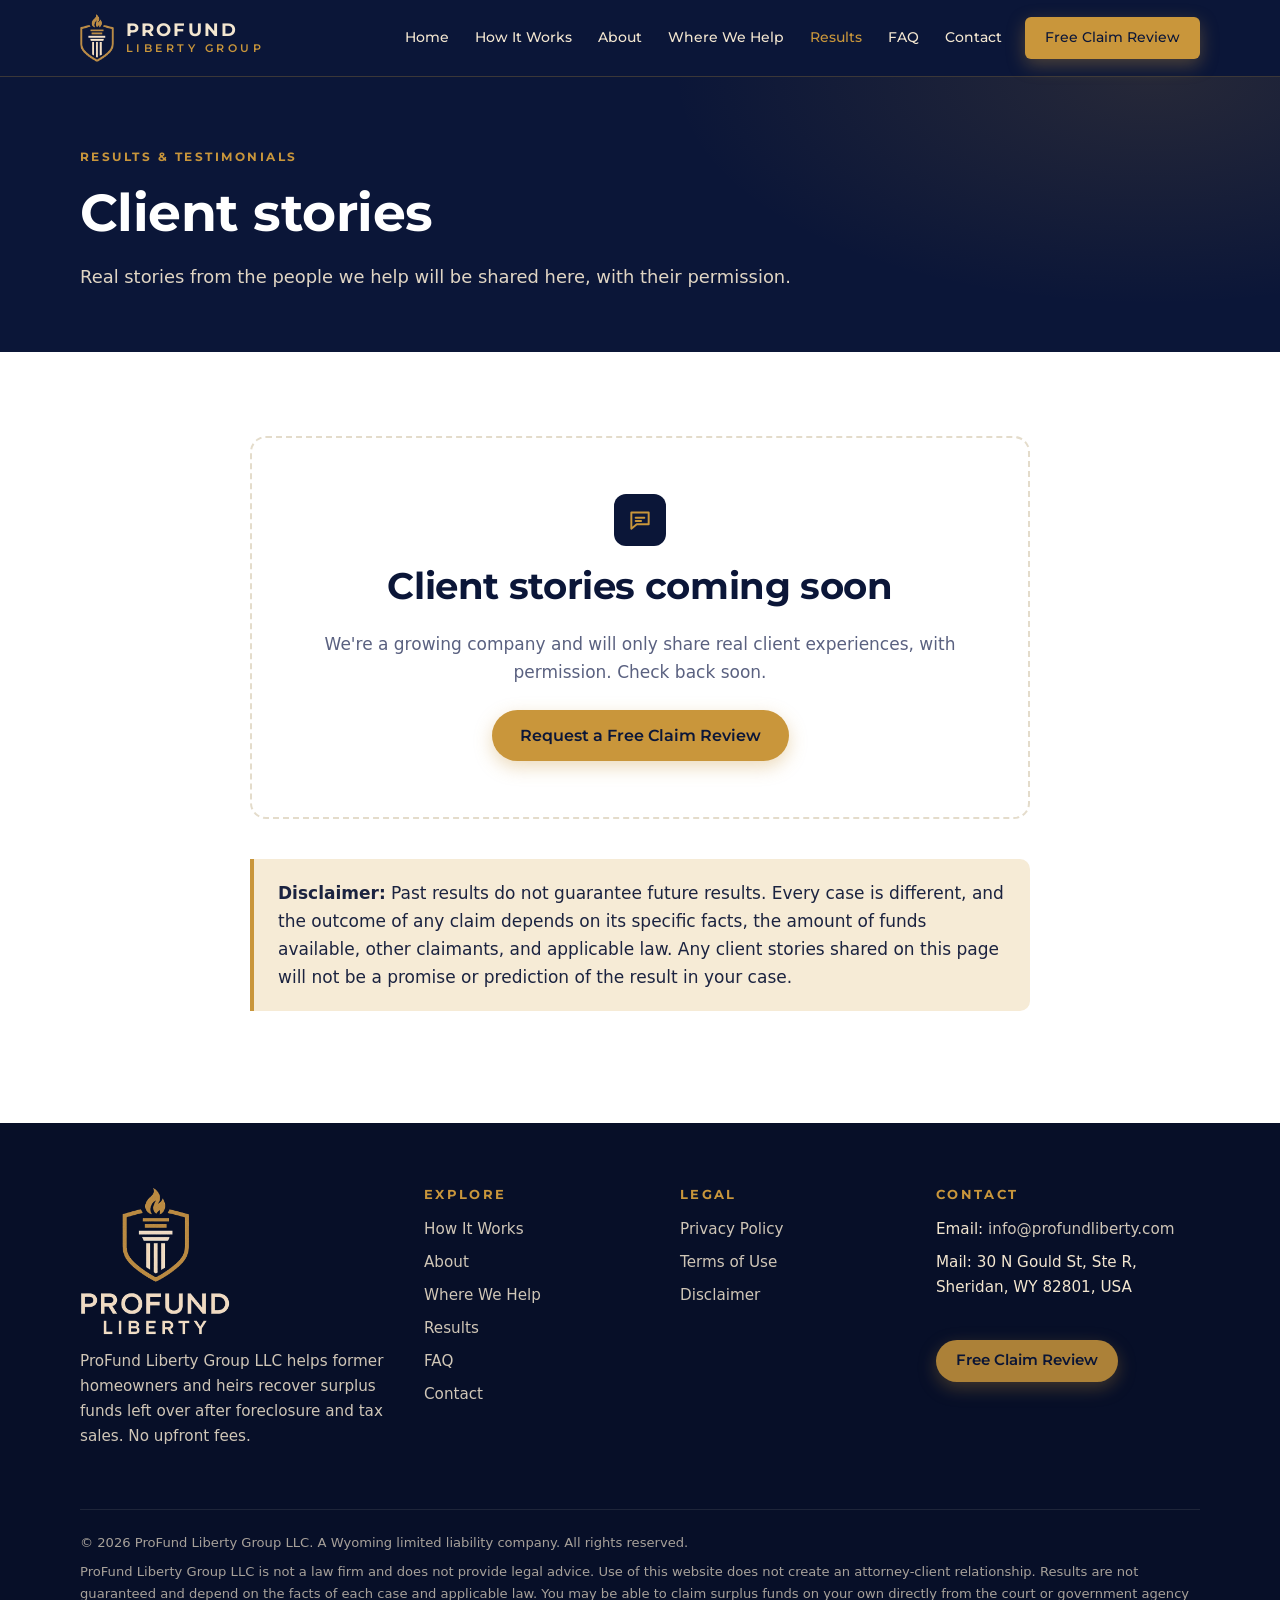
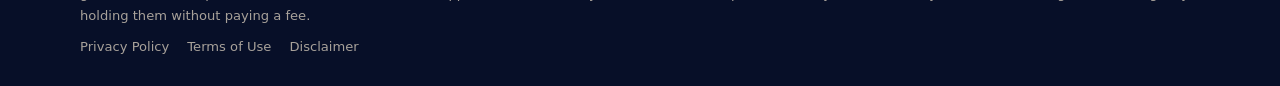
<file: results.html>
<!DOCTYPE html>
<html lang="en">
<head>
  <meta charset="utf-8">
  <meta name="viewport" content="width=device-width, initial-scale=1">
  <title>Results & Testimonials | ProFund Liberty Group LLC</title>
  <meta name="description" content="Client stories from ProFund Liberty Group LLC are coming soon. Past results do not guarantee future results.">
  <meta name="theme-color" content="#0B1638">
  <meta property="og:type" content="website">
  <meta property="og:site_name" content="ProFund Liberty Group LLC">
  <meta property="og:title" content="Results & Testimonials | ProFund Liberty Group LLC">
  <meta property="og:description" content="Client stories from ProFund Liberty Group LLC are coming soon. Past results do not guarantee future results.">
  <meta property="og:image" content="assets/og-image.jpg">
  <link rel="icon" type="image/png" href="assets/favicon.png">
  <link rel="apple-touch-icon" href="assets/logo-mark.png">
  <link rel="preconnect" href="https://fonts.googleapis.com">
  <link rel="preconnect" href="https://fonts.gstatic.com" crossorigin>
  <link rel="stylesheet" href="https://fonts.googleapis.com/css2?family=Montserrat:wght@500;600;700&display=swap">
  <link rel="stylesheet" href="css/styles.css">
</head>
<body>
  <a class="skip-link" href="#main">Skip to content</a>
  <header class="site-header">
    <div class="container header-inner">
      <a class="brand" href="index.html" aria-label="ProFund Liberty Group LLC home">
        <img src="assets/logo-mark.png" alt="" width="115" height="160">
        <span class="brand-text"><strong>PROFUND</strong><span>LIBERTY GROUP</span></span>
      </a>
      <button class="nav-toggle" type="button" aria-expanded="false" aria-controls="main-nav" aria-label="Open menu"><svg viewBox="0 0 24 24" fill="none" stroke="currentColor" stroke-width="2" stroke-linecap="round" aria-hidden="true"><path d="M4 7h16M4 12h16M4 17h16"/></svg></button>
      <nav class="main-nav" id="main-nav" aria-label="Main">
        <ul>
          <li><a href="index.html">Home</a></li>
          <li><a href="how-it-works.html">How It Works</a></li>
          <li><a href="about.html">About</a></li>
          <li><a href="states-we-serve.html">Where We Help</a></li>
          <li><a href="results.html" aria-current="page">Results</a></li>
          <li><a href="faq.html">FAQ</a></li>
          <li><a href="contact.html">Contact</a></li>
          <li class="nav-cta"><a class="btn btn-gold btn-sm" href="contact.html">Free Claim Review</a></li>
        </ul>
      </nav>
    </div>
  </header>

  <main id="main">
    <section class="page-hero">
      <div class="container">
        <span class="eyebrow">Results &amp; Testimonials</span>
        <h1>Client stories</h1>
        <p>Real stories from the people we help will be shared here, with their permission.</p>
      </div>
    </section>

    <section class="section">
      <div class="container narrow">
        <div class="coming-soon">
          <div class="icon"><svg viewBox="0 0 24 24" fill="none" stroke="currentColor" stroke-width="1.8" stroke-linecap="round" stroke-linejoin="round" aria-hidden="true"><path d="M4 5h16v11H9l-5 4z"/><path d="M8 10h8M8 13h5"/></svg></div>
          <h2>Client stories coming soon</h2>
          <p class="muted">We're a growing company and will only share real client experiences, with permission. Check back soon.</p>
          <p style="margin:24px 0 0"><a class="btn btn-gold" href="contact.html">Request a Free Claim Review</a></p>
        </div>
        <div class="callout mt-lg">
          <p><strong>Disclaimer:</strong> Past results do not guarantee future results. Every case is different, and the outcome of any claim depends on its specific facts, the amount of funds available, other claimants, and applicable law. Any client stories shared on this page will not be a promise or prediction of the result in your case.</p>
        </div>
      </div>
    </section>
  </main>

  <footer class="site-footer">
    <div class="container">
      <div class="footer-grid">
        <div>
          <img class="footer-logo" src="assets/logo-full.png" alt="ProFund Liberty logo" width="520" height="512" loading="lazy">
          <p>ProFund Liberty Group LLC helps former homeowners and heirs recover surplus funds left over after foreclosure and tax sales. No upfront fees.</p>
        </div>
        <div>
          <h4>Explore</h4>
          <ul>
            <li><a href="how-it-works.html">How It Works</a></li>
            <li><a href="about.html">About</a></li>
            <li><a href="states-we-serve.html">Where We Help</a></li>
            <li><a href="results.html">Results</a></li>
            <li><a href="faq.html">FAQ</a></li>
            <li><a href="contact.html">Contact</a></li>
          </ul>
        </div>
        <div>
          <h4>Legal</h4>
          <ul>
            <li><a href="privacy.html">Privacy Policy</a></li>
            <li><a href="terms.html">Terms of Use</a></li>
            <li><a href="disclaimer.html">Disclaimer</a></li>
          </ul>
        </div>
        <div>
          <h4>Contact</h4>
          <ul>
            <li>Email: <a href="mailto:info@profundliberty.com">info@profundliberty.com</a></li>
            <li>Mail: 30 N Gould St, Ste R, Sheridan, WY 82801, USA</li>
          </ul>
          <p class="mt-lg"><a class="btn btn-gold btn-sm" href="contact.html" style="opacity:1;color:var(--navy)">Free Claim Review</a></p>
        </div>
      </div>
      <div class="footer-bottom">
        <p>&copy; <span id="year">2026</span> ProFund Liberty Group LLC. A Wyoming limited liability company. All rights reserved.</p>
        <p>ProFund Liberty Group LLC is not a law firm and does not provide legal advice. Use of this website does not create an attorney-client relationship. Results are not guaranteed and depend on the facts of each case and applicable law. You may be able to claim surplus funds on your own directly from the court or government agency holding them without paying a fee.</p>
        <div class="legal-links"><a href="privacy.html">Privacy Policy</a> <a href="terms.html">Terms of Use</a> <a href="disclaimer.html">Disclaimer</a></div>
      </div>
    </div>
  </footer>
  <script src="js/main.js" defer></script>
</body>
</html>
</file>
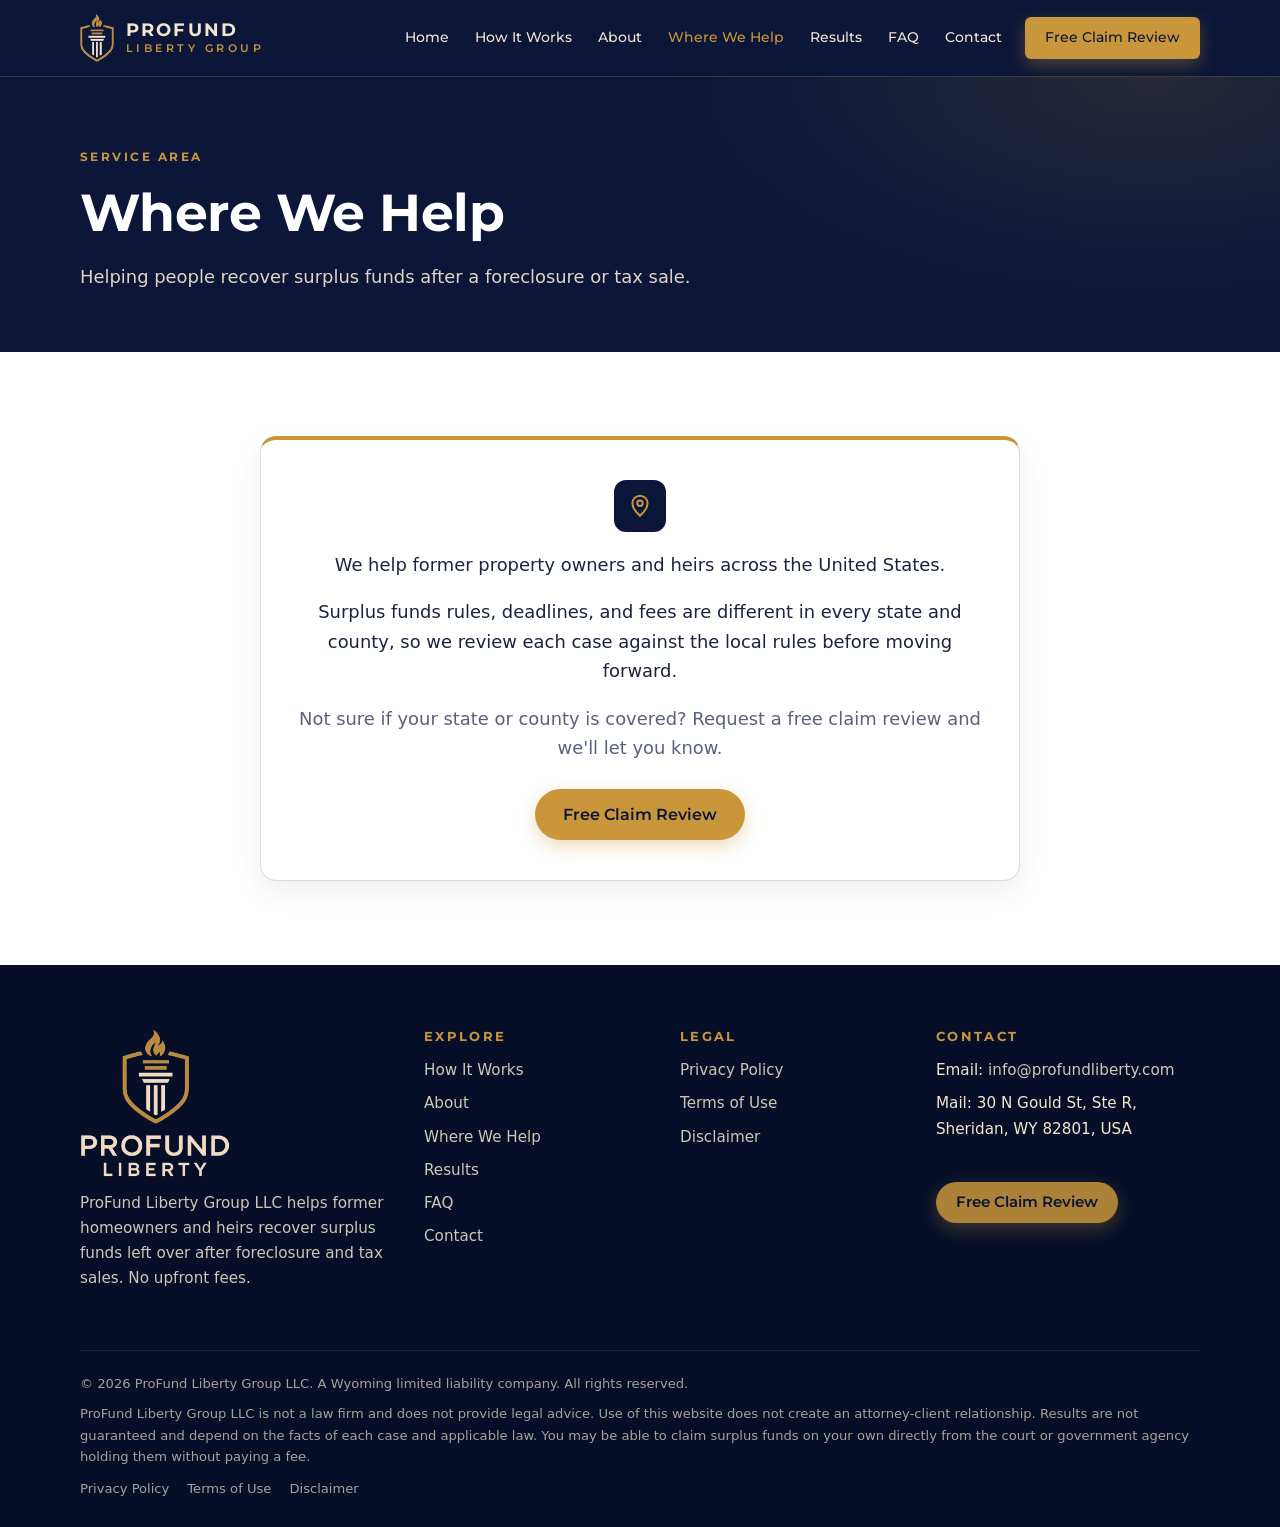
<file: states-we-serve.html>
<!DOCTYPE html>
<html lang="en">
<head>
  <meta charset="utf-8">
  <meta name="viewport" content="width=device-width, initial-scale=1">
  <title>Where We Help | ProFund Liberty Group LLC</title>
  <meta name="description" content="ProFund Liberty Group LLC helps former property owners and heirs across the United States recover surplus funds after foreclosure and tax sales.">
  <meta name="theme-color" content="#0B1638">
  <meta property="og:type" content="website">
  <meta property="og:site_name" content="ProFund Liberty Group LLC">
  <meta property="og:title" content="Where We Help | ProFund Liberty Group LLC">
  <meta property="og:description" content="ProFund Liberty Group LLC helps former property owners and heirs across the United States recover surplus funds after foreclosure and tax sales.">
  <meta property="og:image" content="assets/og-image.jpg">
  <link rel="icon" type="image/png" href="assets/favicon.png">
  <link rel="apple-touch-icon" href="assets/logo-mark.png">
  <link rel="preconnect" href="https://fonts.googleapis.com">
  <link rel="preconnect" href="https://fonts.gstatic.com" crossorigin>
  <link rel="stylesheet" href="https://fonts.googleapis.com/css2?family=Montserrat:wght@500;600;700&display=swap">
  <link rel="stylesheet" href="css/styles.css">
</head>
<body>
  <a class="skip-link" href="#main">Skip to content</a>
  <header class="site-header">
    <div class="container header-inner">
      <a class="brand" href="index.html" aria-label="ProFund Liberty Group LLC home">
        <img src="assets/logo-mark.png" alt="" width="115" height="160">
        <span class="brand-text"><strong>PROFUND</strong><span>LIBERTY GROUP</span></span>
      </a>
      <button class="nav-toggle" type="button" aria-expanded="false" aria-controls="main-nav" aria-label="Open menu"><svg viewBox="0 0 24 24" fill="none" stroke="currentColor" stroke-width="2" stroke-linecap="round" aria-hidden="true"><path d="M4 7h16M4 12h16M4 17h16"/></svg></button>
      <nav class="main-nav" id="main-nav" aria-label="Main">
        <ul>
          <li><a href="index.html">Home</a></li>
          <li><a href="how-it-works.html">How It Works</a></li>
          <li><a href="about.html">About</a></li>
          <li><a href="states-we-serve.html" aria-current="page">Where We Help</a></li>
          <li><a href="results.html">Results</a></li>
          <li><a href="faq.html">FAQ</a></li>
          <li><a href="contact.html">Contact</a></li>
          <li class="nav-cta"><a class="btn btn-gold btn-sm" href="contact.html">Free Claim Review</a></li>
        </ul>
      </nav>
    </div>
  </header>

  <main id="main">
    <section class="page-hero">
      <div class="container">
        <span class="eyebrow">Service Area</span>
        <h1>Where We Help</h1>
        <p>Helping people recover surplus funds after a foreclosure or tax sale.</p>
      </div>
    </section>

    <section class="section">
      <div class="container">
        <div class="card center-panel">
          <div class="icon"><svg viewBox="0 0 24 24" fill="none" stroke="currentColor" stroke-width="1.8" stroke-linecap="round" stroke-linejoin="round" aria-hidden="true"><path d="M12 21s-7-6.2-7-11.5a7 7 0 0 1 14 0C19 14.8 12 21 12 21z"/><circle cx="12" cy="9.5" r="2.5"/></svg></div>
          <p>We help former property owners and heirs across the United States.</p>
          <p>Surplus funds rules, deadlines, and fees are different in every state and county, so we review each case against the local rules before moving forward.</p>
          <p class="soft">Not sure if your state or county is covered? Request a free claim review and we'll let you know.</p>
          <a class="btn btn-gold" href="contact.html">Free Claim Review</a>
        </div>
      </div>
    </section>
  </main>

  <footer class="site-footer">
    <div class="container">
      <div class="footer-grid">
        <div>
          <img class="footer-logo" src="assets/logo-full.png" alt="ProFund Liberty logo" width="520" height="512" loading="lazy">
          <p>ProFund Liberty Group LLC helps former homeowners and heirs recover surplus funds left over after foreclosure and tax sales. No upfront fees.</p>
        </div>
        <div>
          <h4>Explore</h4>
          <ul>
            <li><a href="how-it-works.html">How It Works</a></li>
            <li><a href="about.html">About</a></li>
            <li><a href="states-we-serve.html">Where We Help</a></li>
            <li><a href="results.html">Results</a></li>
            <li><a href="faq.html">FAQ</a></li>
            <li><a href="contact.html">Contact</a></li>
          </ul>
        </div>
        <div>
          <h4>Legal</h4>
          <ul>
            <li><a href="privacy.html">Privacy Policy</a></li>
            <li><a href="terms.html">Terms of Use</a></li>
            <li><a href="disclaimer.html">Disclaimer</a></li>
          </ul>
        </div>
        <div>
          <h4>Contact</h4>
          <ul>
            <li>Email: <a href="mailto:info@profundliberty.com">info@profundliberty.com</a></li>
            <li>Mail: 30 N Gould St, Ste R, Sheridan, WY 82801, USA</li>
          </ul>
          <p class="mt-lg"><a class="btn btn-gold btn-sm" href="contact.html" style="opacity:1;color:var(--navy)">Free Claim Review</a></p>
        </div>
      </div>
      <div class="footer-bottom">
        <p>&copy; <span id="year">2026</span> ProFund Liberty Group LLC. A Wyoming limited liability company. All rights reserved.</p>
        <p>ProFund Liberty Group LLC is not a law firm and does not provide legal advice. Use of this website does not create an attorney-client relationship. Results are not guaranteed and depend on the facts of each case and applicable law. You may be able to claim surplus funds on your own directly from the court or government agency holding them without paying a fee.</p>
        <div class="legal-links"><a href="privacy.html">Privacy Policy</a> <a href="terms.html">Terms of Use</a> <a href="disclaimer.html">Disclaimer</a></div>
      </div>
    </div>
  </footer>
  <script src="js/main.js" defer></script>
</body>
</html>
</file>
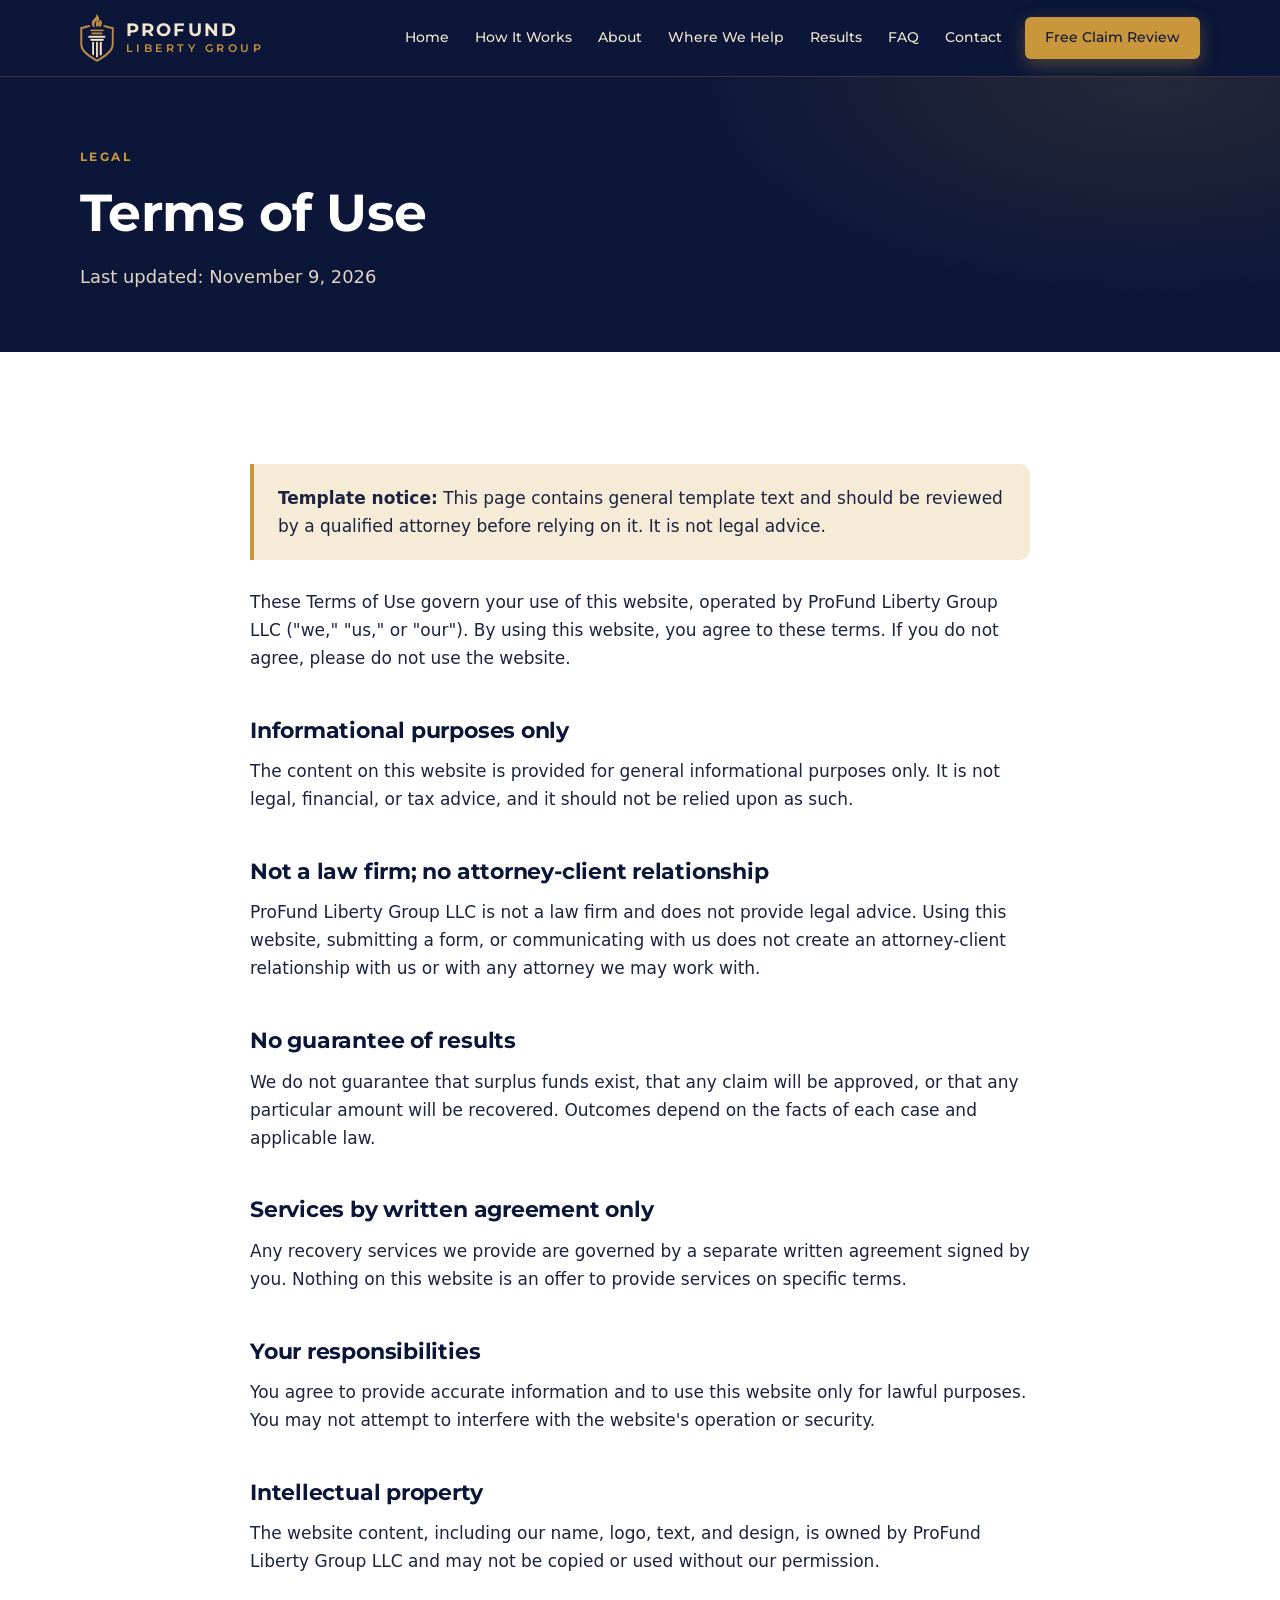
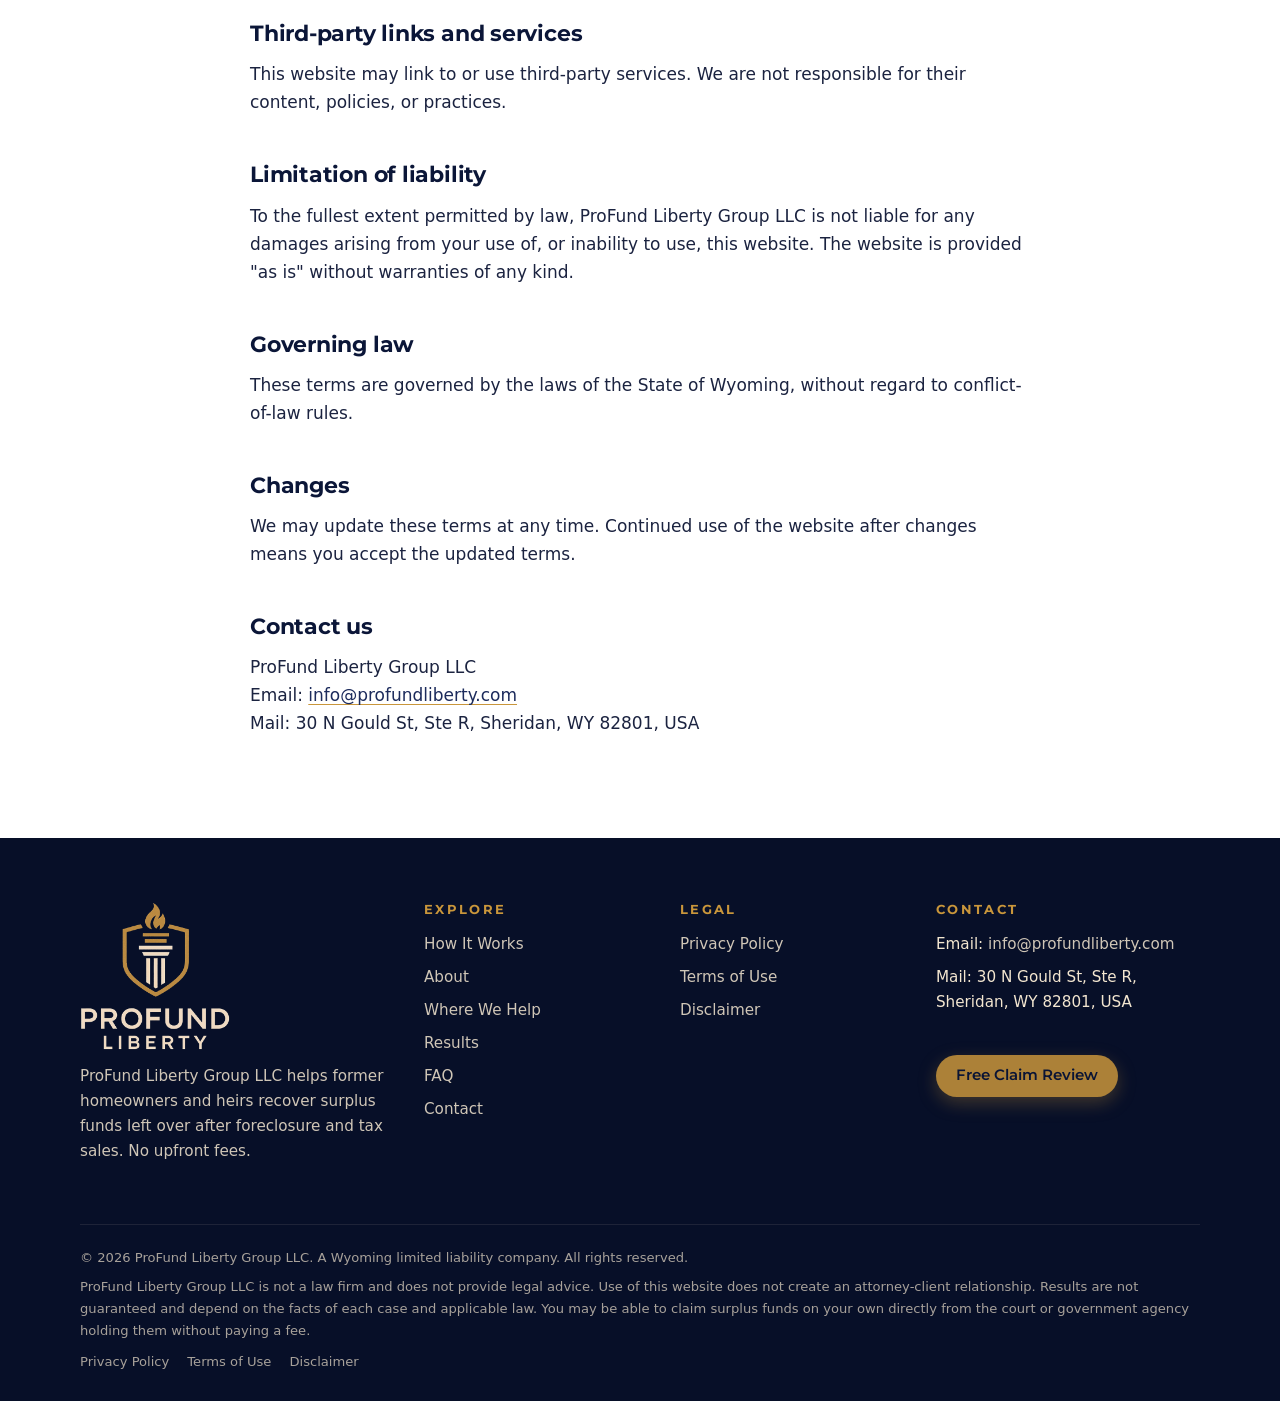
<file: terms.html>
<!DOCTYPE html>
<html lang="en">
<head>
  <meta charset="utf-8">
  <meta name="viewport" content="width=device-width, initial-scale=1">
  <title>Terms of Use | ProFund Liberty Group LLC</title>
  <meta name="description" content="Terms of Use for the ProFund Liberty Group LLC website.">
  <meta name="theme-color" content="#0B1638">
  <meta property="og:type" content="website">
  <meta property="og:site_name" content="ProFund Liberty Group LLC">
  <meta property="og:title" content="Terms of Use | ProFund Liberty Group LLC">
  <meta property="og:description" content="Terms of Use for the ProFund Liberty Group LLC website.">
  <meta property="og:image" content="assets/og-image.jpg">
  <link rel="icon" type="image/png" href="assets/favicon.png">
  <link rel="apple-touch-icon" href="assets/logo-mark.png">
  <link rel="preconnect" href="https://fonts.googleapis.com">
  <link rel="preconnect" href="https://fonts.gstatic.com" crossorigin>
  <link rel="stylesheet" href="https://fonts.googleapis.com/css2?family=Montserrat:wght@500;600;700&display=swap">
  <link rel="stylesheet" href="css/styles.css">
</head>
<body>
  <a class="skip-link" href="#main">Skip to content</a>
  <header class="site-header">
    <div class="container header-inner">
      <a class="brand" href="index.html" aria-label="ProFund Liberty Group LLC home">
        <img src="assets/logo-mark.png" alt="" width="115" height="160">
        <span class="brand-text"><strong>PROFUND</strong><span>LIBERTY GROUP</span></span>
      </a>
      <button class="nav-toggle" type="button" aria-expanded="false" aria-controls="main-nav" aria-label="Open menu"><svg viewBox="0 0 24 24" fill="none" stroke="currentColor" stroke-width="2" stroke-linecap="round" aria-hidden="true"><path d="M4 7h16M4 12h16M4 17h16"/></svg></button>
      <nav class="main-nav" id="main-nav" aria-label="Main">
        <ul>
          <li><a href="index.html">Home</a></li>
          <li><a href="how-it-works.html">How It Works</a></li>
          <li><a href="about.html">About</a></li>
          <li><a href="states-we-serve.html">Where We Help</a></li>
          <li><a href="results.html">Results</a></li>
          <li><a href="faq.html">FAQ</a></li>
          <li><a href="contact.html">Contact</a></li>
          <li class="nav-cta"><a class="btn btn-gold btn-sm" href="contact.html">Free Claim Review</a></li>
        </ul>
      </nav>
    </div>
  </header>

  <main id="main">
    <section class="page-hero">
      <div class="container">
        <span class="eyebrow">Legal</span>
        <h1>Terms of Use</h1>
        <p>Last updated: November 9, 2026</p>
      </div>
    </section>

    <section class="section">
      <div class="container prose">
        <div class="callout"><p><strong>Template notice:</strong> This page contains general template text and should be reviewed by a qualified attorney before relying on it. It is not legal advice.</p></div>

        <p>These Terms of Use govern your use of this website, operated by ProFund Liberty Group LLC ("we," "us," or "our"). By using this website, you agree to these terms. If you do not agree, please do not use the website.</p>
        <h2>Informational purposes only</h2>
        <p>The content on this website is provided for general informational purposes only. It is not legal, financial, or tax advice, and it should not be relied upon as such.</p>
        <h2>Not a law firm; no attorney-client relationship</h2>
        <p>ProFund Liberty Group LLC is not a law firm and does not provide legal advice. Using this website, submitting a form, or communicating with us does not create an attorney-client relationship with us or with any attorney we may work with.</p>
        <h2>No guarantee of results</h2>
        <p>We do not guarantee that surplus funds exist, that any claim will be approved, or that any particular amount will be recovered. Outcomes depend on the facts of each case and applicable law.</p>
        <h2>Services by written agreement only</h2>
        <p>Any recovery services we provide are governed by a separate written agreement signed by you. Nothing on this website is an offer to provide services on specific terms.</p>
        <h2>Your responsibilities</h2>
        <p>You agree to provide accurate information and to use this website only for lawful purposes. You may not attempt to interfere with the website's operation or security.</p>
        <h2>Intellectual property</h2>
        <p>The website content, including our name, logo, text, and design, is owned by ProFund Liberty Group LLC and may not be copied or used without our permission.</p>
        <h2>Third-party links and services</h2>
        <p>This website may link to or use third-party services. We are not responsible for their content, policies, or practices.</p>
        <h2>Limitation of liability</h2>
        <p>To the fullest extent permitted by law, ProFund Liberty Group LLC is not liable for any damages arising from your use of, or inability to use, this website. The website is provided "as is" without warranties of any kind.</p>
        <h2>Governing law</h2>
        <p>These terms are governed by the laws of the State of Wyoming, without regard to conflict-of-law rules.</p>
        <h2>Changes</h2>
        <p>We may update these terms at any time. Continued use of the website after changes means you accept the updated terms.</p>
        <h2>Contact us</h2>
        <p>ProFund Liberty Group LLC<br>Email: <a href="mailto:info@profundliberty.com">info@profundliberty.com</a><br>Mail: 30 N Gould St, Ste R, Sheridan, WY 82801, USA</p>
      </div>
    </section>
  </main>

  <footer class="site-footer">
    <div class="container">
      <div class="footer-grid">
        <div>
          <img class="footer-logo" src="assets/logo-full.png" alt="ProFund Liberty logo" width="520" height="512" loading="lazy">
          <p>ProFund Liberty Group LLC helps former homeowners and heirs recover surplus funds left over after foreclosure and tax sales. No upfront fees.</p>
        </div>
        <div>
          <h4>Explore</h4>
          <ul>
            <li><a href="how-it-works.html">How It Works</a></li>
            <li><a href="about.html">About</a></li>
            <li><a href="states-we-serve.html">Where We Help</a></li>
            <li><a href="results.html">Results</a></li>
            <li><a href="faq.html">FAQ</a></li>
            <li><a href="contact.html">Contact</a></li>
          </ul>
        </div>
        <div>
          <h4>Legal</h4>
          <ul>
            <li><a href="privacy.html">Privacy Policy</a></li>
            <li><a href="terms.html">Terms of Use</a></li>
            <li><a href="disclaimer.html">Disclaimer</a></li>
          </ul>
        </div>
        <div>
          <h4>Contact</h4>
          <ul>
            <li>Email: <a href="mailto:info@profundliberty.com">info@profundliberty.com</a></li>
            <li>Mail: 30 N Gould St, Ste R, Sheridan, WY 82801, USA</li>
          </ul>
          <p class="mt-lg"><a class="btn btn-gold btn-sm" href="contact.html" style="opacity:1;color:var(--navy)">Free Claim Review</a></p>
        </div>
      </div>
      <div class="footer-bottom">
        <p>&copy; <span id="year">2026</span> ProFund Liberty Group LLC. A Wyoming limited liability company. All rights reserved.</p>
        <p>ProFund Liberty Group LLC is not a law firm and does not provide legal advice. Use of this website does not create an attorney-client relationship. Results are not guaranteed and depend on the facts of each case and applicable law. You may be able to claim surplus funds on your own directly from the court or government agency holding them without paying a fee.</p>
        <div class="legal-links"><a href="privacy.html">Privacy Policy</a> <a href="terms.html">Terms of Use</a> <a href="disclaimer.html">Disclaimer</a></div>
      </div>
    </div>
  </footer>
  <script src="js/main.js" defer></script>
</body>
</html>
</file>
<file: css/styles.css>
/* ProFund Liberty Group LLC — site styles */

:root {
  --navy: #0B1638;
  --navy-900: #070F28;
  --navy-700: #14214A;
  --navy-600: #1C2B5C;
  --gold: #C9963B;
  --gold-600: #B3832E;
  --gold-100: #F6EBD6;
  --cream: #F3E6D0;
  --cream-50: #FBF7F0;
  --ink: #1B2340;
  --muted: #5A6180;
  --line: #E4DCCB;
  --white: #FFFFFF;
  --radius: 10px;
  --radius-lg: 16px;
  --shadow: 0 10px 30px rgba(11, 22, 56, 0.08);
  --shadow-lg: 0 20px 50px rgba(11, 22, 56, 0.16);
  --max: 1160px;
  --font-head: "Montserrat", system-ui, -apple-system, "Segoe UI", Roboto, Arial, sans-serif;
  --font-body: system-ui, -apple-system, "Segoe UI", Roboto, "Helvetica Neue", Arial, sans-serif;
}

*, *::before, *::after { box-sizing: border-box; }

html { scroll-behavior: smooth; -webkit-text-size-adjust: 100%; }

body {
  margin: 0;
  font-family: var(--font-body);
  font-size: 1.0625rem;
  line-height: 1.65;
  color: var(--ink);
  background: var(--white);
}

img { max-width: 100%; height: auto; display: block; }

a { color: var(--navy-600); text-decoration-color: var(--gold); text-underline-offset: 3px; }
a:hover { color: var(--gold-600); }

h1, h2, h3, h4 {
  font-family: var(--font-head);
  color: var(--navy);
  line-height: 1.2;
  margin: 0 0 0.6em;
  letter-spacing: -0.01em;
}
h1 { font-size: clamp(2rem, 4.6vw, 3.25rem); font-weight: 700; }
h2 { font-size: clamp(1.6rem, 3.2vw, 2.3rem); font-weight: 700; }
h3 { font-size: 1.2rem; font-weight: 600; }
p { margin: 0 0 1em; }

:focus-visible { outline: 3px solid var(--gold); outline-offset: 2px; }

.skip-link {
  position: absolute; left: -9999px; top: 0;
  background: var(--gold); color: var(--navy); padding: 10px 16px; z-index: 1000; font-weight: 600;
}
.skip-link:focus { left: 16px; top: 16px; }

.container { width: 100%; max-width: var(--max); margin: 0 auto; padding: 0 20px; }
.narrow { max-width: 820px; }

/* Placeholder highlight — remove the class once real details are filled in */
.ph {
  background: rgba(201, 150, 59, 0.18);
  border: 1px dashed var(--gold);
  border-radius: 4px;
  padding: 0 4px;
  font-family: ui-monospace, SFMono-Regular, Menlo, Consolas, monospace;
  font-size: 0.92em;
  white-space: nowrap;
}

/* ---------- Buttons ---------- */
.btn {
  display: inline-flex; align-items: center; justify-content: center; gap: 8px;
  font-family: var(--font-head); font-weight: 600; font-size: 1rem;
  padding: 14px 26px; border-radius: 999px; border: 2px solid transparent;
  text-decoration: none; cursor: pointer; line-height: 1.2;
  transition: background-color .2s, color .2s, border-color .2s, transform .2s, box-shadow .2s;
}
.btn:hover { transform: translateY(-1px); }
.btn-gold { background: var(--gold); color: var(--navy); box-shadow: 0 6px 18px rgba(201, 150, 59, 0.35); }
.btn-gold:hover { background: #D6A54B; color: var(--navy); }
.btn-outline { border-color: var(--cream); color: var(--cream); background: transparent; }
.btn-outline:hover { background: var(--cream); color: var(--navy); }
.btn-navy { background: var(--navy); color: var(--cream); }
.btn-navy:hover { background: var(--navy-600); color: var(--cream); }
.btn-sm { padding: 10px 18px; font-size: 0.92rem; }
.btn-block { width: 100%; }

/* ---------- Header ---------- */
.site-header {
  position: sticky; top: 0; z-index: 100;
  background: var(--navy);
  border-bottom: 1px solid rgba(201, 150, 59, 0.25);
}
.header-inner { display: flex; align-items: center; justify-content: space-between; gap: 16px; min-height: 76px; }
.brand { display: flex; align-items: center; gap: 12px; text-decoration: none; color: var(--cream); }
.brand img { width: 34px; height: auto; }
.brand-text { font-family: var(--font-head); line-height: 1.05; }
.brand-text strong { display: block; font-size: 1.12rem; letter-spacing: 0.12em; color: var(--cream); font-weight: 700; }
.brand-text span { display: block; font-size: 0.68rem; letter-spacing: 0.32em; color: var(--gold); font-weight: 600; margin-top: 3px; }

.main-nav ul { list-style: none; margin: 0; padding: 0; display: flex; align-items: center; gap: 4px; }
.main-nav a {
  display: block; padding: 8px 11px; border-radius: 6px;
  color: var(--cream); text-decoration: none; font-family: var(--font-head);
  font-size: 0.9rem; font-weight: 500;
}
.main-nav a:hover { color: var(--gold); }
.main-nav a[aria-current="page"] { color: var(--gold); }
.main-nav .nav-cta { margin-left: 8px; }
.main-nav .nav-cta a { color: var(--navy); padding: 10px 18px; }
.main-nav .nav-cta a:hover { color: var(--navy); }

.nav-toggle {
  display: none; background: none; border: 1px solid rgba(243, 230, 208, 0.4); border-radius: 8px;
  width: 44px; height: 44px; cursor: pointer; padding: 0; color: var(--cream);
}
.nav-toggle svg { width: 24px; height: 24px; margin: auto; }

@media (max-width: 1060px) {
  .nav-toggle { display: grid; place-items: center; }
  .main-nav {
    position: absolute; left: 0; right: 0; top: 100%;
    background: var(--navy); border-bottom: 1px solid rgba(201, 150, 59, 0.25);
    display: none; padding: 8px 20px 20px;
  }
  .main-nav.open { display: block; }
  .main-nav ul { flex-direction: column; align-items: stretch; gap: 0; }
  .main-nav a { padding: 13px 4px; font-size: 1rem; border-bottom: 1px solid rgba(243, 230, 208, 0.08); border-radius: 0; }
  .main-nav .nav-cta { margin: 14px 0 0; }
  .main-nav .nav-cta a { text-align: center; border-radius: 999px; border-bottom: 0; }
}

/* ---------- Hero ---------- */
.hero {
  position: relative; overflow: hidden;
  background:
    radial-gradient(1000px 500px at 85% 20%, rgba(201, 150, 59, 0.14), transparent 60%),
    radial-gradient(800px 600px at 0% 100%, rgba(28, 43, 92, 0.9), transparent 60%),
    var(--navy);
  color: var(--cream);
  padding: 88px 0 96px;
}
.hero::after {
  content: ""; position: absolute; inset: 0; pointer-events: none;
  background-image: linear-gradient(rgba(243, 230, 208, 0.035) 1px, transparent 1px),
                    linear-gradient(90deg, rgba(243, 230, 208, 0.035) 1px, transparent 1px);
  background-size: 48px 48px;
  mask-image: linear-gradient(to bottom, #000 0%, transparent 85%);
  -webkit-mask-image: linear-gradient(to bottom, #000 0%, transparent 85%);
}
.hero-grid { position: relative; z-index: 1; display: grid; grid-template-columns: 1.35fr 1fr; gap: 48px; align-items: center; }
.hero h1 { color: var(--white); }
.hero h1 em { font-style: normal; color: var(--gold); }
.hero .lead { font-size: 1.2rem; color: var(--cream); opacity: 0.92; max-width: 40em; }
.hero-actions { display: flex; flex-wrap: wrap; gap: 14px; margin: 30px 0 26px; }
.hero-points { list-style: none; padding: 0; margin: 0; display: flex; flex-wrap: wrap; gap: 10px 26px; font-size: 0.95rem; }
.hero-points li { display: flex; align-items: center; gap: 8px; }
.hero-points svg { width: 18px; height: 18px; color: var(--gold); flex: none; }
.hero-logo { justify-self: center; width: min(100%, 360px); filter: drop-shadow(0 20px 40px rgba(0, 0, 0, 0.35)); }

.eyebrow {
  display: inline-block; font-family: var(--font-head); font-size: 0.78rem; font-weight: 700;
  letter-spacing: 0.2em; text-transform: uppercase; color: var(--gold); margin-bottom: 14px;
}

.page-hero {
  background:
    radial-gradient(800px 380px at 90% 0%, rgba(201, 150, 59, 0.14), transparent 60%),
    var(--navy);
  color: var(--cream); padding: 64px 0 60px;
}
.page-hero h1 { color: var(--white); margin-bottom: 0.35em; }
.page-hero p { max-width: 46em; font-size: 1.12rem; opacity: 0.92; margin: 0; }

@media (max-width: 860px) {
  .hero { padding: 56px 0 64px; }
  .hero-grid { grid-template-columns: 1fr; gap: 28px; }
  .hero-logo { order: -1; width: 170px; }
  .hero-actions .btn { flex: 1 1 100%; }
}

/* ---------- Sections ---------- */
.section { padding: 84px 0; }
.section-alt { background: var(--cream-50); }
.section-navy { background: var(--navy); color: var(--cream); }
.section-navy h2, .section-navy h3 { color: var(--white); }
.section-head { max-width: 720px; margin: 0 auto 48px; text-align: center; }
.section-head p { color: var(--muted); font-size: 1.1rem; }
.section-navy .section-head p { color: var(--cream); opacity: 0.85; }
@media (max-width: 700px) { .section { padding: 60px 0; } }

.grid { display: grid; gap: 24px; }
.grid-2 { grid-template-columns: repeat(2, 1fr); }
.grid-3 { grid-template-columns: repeat(3, 1fr); }
.grid-4 { grid-template-columns: repeat(4, 1fr); }
@media (max-width: 960px) { .grid-3, .grid-4 { grid-template-columns: repeat(2, 1fr); } }
@media (max-width: 640px) { .grid-2, .grid-3, .grid-4 { grid-template-columns: 1fr; } }

.card {
  background: var(--white); border: 1px solid var(--line); border-radius: var(--radius-lg);
  padding: 30px 28px; box-shadow: var(--shadow);
}
.card p:last-child { margin-bottom: 0; }
.card p { color: var(--muted); }
.icon {
  width: 52px; height: 52px; border-radius: 12px; display: grid; place-items: center;
  background: var(--navy); color: var(--gold); margin-bottom: 18px;
}
.icon svg { width: 26px; height: 26px; }

/* Steps */
.steps { counter-reset: step; }
.step { position: relative; padding-top: 34px; }
.step-num {
  position: absolute; top: -22px; left: 28px;
  width: 48px; height: 48px; border-radius: 50%;
  background: var(--gold); color: var(--navy);
  font-family: var(--font-head); font-weight: 700; font-size: 1.2rem;
  display: grid; place-items: center; box-shadow: 0 6px 16px rgba(201, 150, 59, 0.4);
}
.steps.grid { row-gap: 46px; margin-top: 22px; }

.timeline { list-style: none; margin: 0; padding: 0; position: relative; }
.timeline::before { content: ""; position: absolute; left: 23px; top: 8px; bottom: 8px; width: 2px; background: var(--line); }
.timeline li { position: relative; padding: 0 0 36px 76px; }
.timeline li:last-child { padding-bottom: 0; }
.timeline .step-num { top: 0; left: 0; }
.timeline h3 { margin-bottom: 0.35em; padding-top: 10px; }
.timeline p { color: var(--muted); margin: 0; }

/* Feature list */
.check-list { list-style: none; padding: 0; margin: 0 0 1em; }
.check-list li { position: relative; padding-left: 32px; margin-bottom: 12px; }
.check-list li::before {
  content: ""; position: absolute; left: 0; top: 0.3em; width: 20px; height: 20px; border-radius: 50%;
  background: var(--gold) url("data:image/svg+xml,%3Csvg xmlns='http://www.w3.org/2000/svg' viewBox='0 0 24 24' fill='none' stroke='%230B1638' stroke-width='3.2' stroke-linecap='round' stroke-linejoin='round'%3E%3Cpath d='M5 12.5l4.5 4.5L19 7.5'/%3E%3C/svg%3E") center / 13px no-repeat;
}

.split { display: grid; grid-template-columns: 1fr 1fr; gap: 56px; align-items: center; }
.split-top { align-items: start; }
.split-contact { grid-template-columns: 1fr 1.6fr; }
@media (max-width: 860px) { .split, .split-contact { grid-template-columns: 1fr; gap: 32px; } }

.callout {
  border-left: 4px solid var(--gold); background: var(--gold-100);
  padding: 20px 24px; border-radius: 0 var(--radius) var(--radius) 0; margin: 28px 0;
}
.callout p:last-child { margin: 0; }
.callout-navy { background: var(--navy); color: var(--cream); }
.callout-navy strong { color: var(--white); }

.stat-panel {
  background: var(--navy); color: var(--cream); border-radius: var(--radius-lg); padding: 36px;
  box-shadow: var(--shadow-lg); position: relative; overflow: hidden;
}
.stat-panel h3 { color: var(--white); }
.stat-panel::after {
  content: ""; position: absolute; right: -60px; bottom: -60px; width: 220px; height: 220px;
  border: 2px solid rgba(201, 150, 59, 0.25); border-radius: 50%;
}

/* FAQ */
.faq { max-width: 860px; margin: 0 auto; }
.faq details {
  background: var(--white); border: 1px solid var(--line); border-radius: var(--radius);
  margin-bottom: 14px; box-shadow: 0 2px 10px rgba(11, 22, 56, 0.04);
}
.faq summary {
  list-style: none; cursor: pointer; padding: 20px 56px 20px 24px; position: relative;
  font-family: var(--font-head); font-weight: 600; color: var(--navy); font-size: 1.05rem;
}
.faq summary::-webkit-details-marker { display: none; }
.faq summary::after {
  content: "+"; position: absolute; right: 22px; top: 50%; transform: translateY(-50%);
  width: 28px; height: 28px; border-radius: 50%; background: var(--navy); color: var(--gold);
  display: grid; place-items: center; font-size: 1.2rem; line-height: 1; font-weight: 600;
}
.faq details[open] summary::after { content: "\2212"; }
.faq .answer { padding: 0 24px 22px; color: var(--muted); }
.faq .answer p:last-child { margin: 0; }

/* Audience cards */
.audience-card { border-top: 4px solid var(--gold); }

/* Centered panel (About team, Where We Help) */
.center-panel { max-width: 760px; margin: 0 auto; text-align: center; border-top: 4px solid var(--gold); padding: 40px 36px; }
.center-panel .icon { margin: 0 auto 18px; }
.center-panel p { font-size: 1.12rem; color: var(--ink); }
.center-panel p.soft { color: var(--muted); }
.center-panel .btn { margin-top: 8px; }
@media (max-width: 640px) { .center-panel { padding: 30px 22px; } }

/* Coming soon */
.coming-soon {
  text-align: center; border: 2px dashed var(--line); border-radius: var(--radius-lg);
  padding: 56px 28px; background: var(--white);
}
.coming-soon .icon { margin: 0 auto 18px; }

/* CTA band */
.cta-band {
  background: linear-gradient(135deg, var(--navy) 0%, var(--navy-600) 100%);
  color: var(--cream); border-radius: var(--radius-lg); padding: 48px;
  display: flex; align-items: center; justify-content: space-between; gap: 28px; flex-wrap: wrap;
  box-shadow: var(--shadow-lg);
}
.cta-band h2 { color: var(--white); margin-bottom: 0.3em; }
.cta-band p { margin: 0; opacity: 0.9; }
.cta-band .actions { display: flex; gap: 12px; flex-wrap: wrap; }
@media (max-width: 640px) { .cta-band { padding: 32px 24px; } .cta-band .actions, .cta-band .btn { width: 100%; } }

/* ---------- Forms ---------- */
.form-wrap {
  background: var(--white); border: 1px solid var(--line); border-radius: var(--radius-lg);
  padding: 36px; box-shadow: var(--shadow-lg);
}
@media (max-width: 640px) { .form-wrap { padding: 24px 18px; } }
.form-grid { display: grid; grid-template-columns: 1fr 1fr; gap: 18px 20px; }
.form-grid .full { grid-column: 1 / -1; }
@media (max-width: 640px) { .form-grid { grid-template-columns: 1fr; } }
.field label, .field legend { display: block; font-weight: 600; font-size: 0.95rem; color: var(--navy); margin-bottom: 6px; }
.field .req { color: #A6402F; }
.field .hint { font-weight: 400; color: var(--muted); font-size: 0.85rem; }
.field input[type="text"], .field input[type="email"], .field input[type="tel"], .field select, .field textarea {
  width: 100%; font: inherit; font-size: 1rem; color: var(--ink);
  padding: 12px 14px; border: 1px solid #CFC6B3; border-radius: 8px; background: var(--white);
  transition: border-color .2s, box-shadow .2s;
}
.field textarea { min-height: 110px; resize: vertical; }
.field input:focus, .field select:focus, .field textarea:focus {
  outline: none; border-color: var(--gold); box-shadow: 0 0 0 3px rgba(201, 150, 59, 0.25);
}
fieldset.field { border: 0; padding: 0; margin: 0; min-width: 0; }
.radio-row { display: flex; flex-wrap: wrap; gap: 10px; }
.radio-row label {
  display: inline-flex; align-items: center; gap: 8px; font-weight: 500; margin: 0;
  border: 1px solid #CFC6B3; border-radius: 999px; padding: 8px 16px; cursor: pointer; color: var(--ink);
}
.radio-row input { accent-color: var(--navy); }
.consent { display: flex; gap: 12px; align-items: flex-start; font-size: 0.9rem; color: var(--muted); }
.consent input { margin-top: 4px; width: 18px; height: 18px; flex: none; accent-color: var(--navy); }
.form-note { font-size: 0.85rem; color: var(--muted); margin: 16px 0 0; }
.hp { position: absolute; left: -9999px; width: 1px; height: 1px; overflow: hidden; }
.form-status { margin-top: 16px; padding: 14px 18px; border-radius: 8px; display: none; font-weight: 500; }
.form-status.show { display: block; }
.form-status.ok { background: #E7F3EA; color: #1E5B2E; border: 1px solid #B9DCC2; }
.form-status.err { background: #FBEAE7; color: #8A2E1F; border: 1px solid #EDC1B8; }

.contact-aside .item { display: flex; gap: 14px; margin-bottom: 22px; }
.contact-aside .icon { width: 44px; height: 44px; margin: 0; flex: none; }
.contact-aside .icon svg { width: 22px; height: 22px; }
.contact-aside h3 { margin-bottom: 2px; font-size: 1rem; }
.contact-aside p { margin: 0; color: var(--muted); }

/* ---------- Legal / prose ---------- */
.prose { max-width: 820px; }
.prose h2 { font-size: 1.4rem; margin-top: 2em; }
.prose h3 { margin-top: 1.5em; }
.prose ul { padding-left: 1.3em; }
.prose li { margin-bottom: 0.4em; }
.legal-meta { color: var(--muted); font-size: 0.95rem; }

/* ---------- Footer ---------- */
.site-footer { background: var(--navy-900); color: var(--cream); padding: 64px 0 28px; font-size: 0.95rem; }
.footer-grid { display: grid; grid-template-columns: 1.4fr 1fr 1fr 1.2fr; gap: 36px; }
.site-footer h4 { color: var(--gold); font-size: 0.8rem; letter-spacing: 0.18em; text-transform: uppercase; margin-bottom: 14px; }
.site-footer ul { list-style: none; padding: 0; margin: 0; }
.site-footer li { margin-bottom: 8px; }
.site-footer a { color: var(--cream); text-decoration: none; opacity: 0.85; }
.site-footer a:hover { color: var(--gold); opacity: 1; }
.site-footer p { opacity: 0.85; }
.footer-logo { width: 150px; margin-bottom: 14px; }
.footer-bottom {
  border-top: 1px solid rgba(243, 230, 208, 0.12); margin-top: 44px; padding-top: 22px;
  font-size: 0.82rem; opacity: 0.8;
}
.footer-bottom p { margin: 0 0 8px; }
.footer-bottom .legal-links { display: flex; flex-wrap: wrap; gap: 6px 18px; margin-top: 10px; }
.site-footer .ph { color: var(--cream); }
@media (max-width: 900px) { .footer-grid { grid-template-columns: 1fr 1fr; } }
@media (max-width: 560px) { .footer-grid { grid-template-columns: 1fr; } }

/* Utilities */
.text-center { text-align: center; }
.mt-0 { margin-top: 0; }
.mt-lg { margin-top: 40px; }
.muted { color: var(--muted); }
.small { font-size: 0.88rem; }

@media (prefers-reduced-motion: reduce) {
  html { scroll-behavior: auto; }
  .btn { transition: none; }
  .btn:hover { transform: none; }
}
</file>
